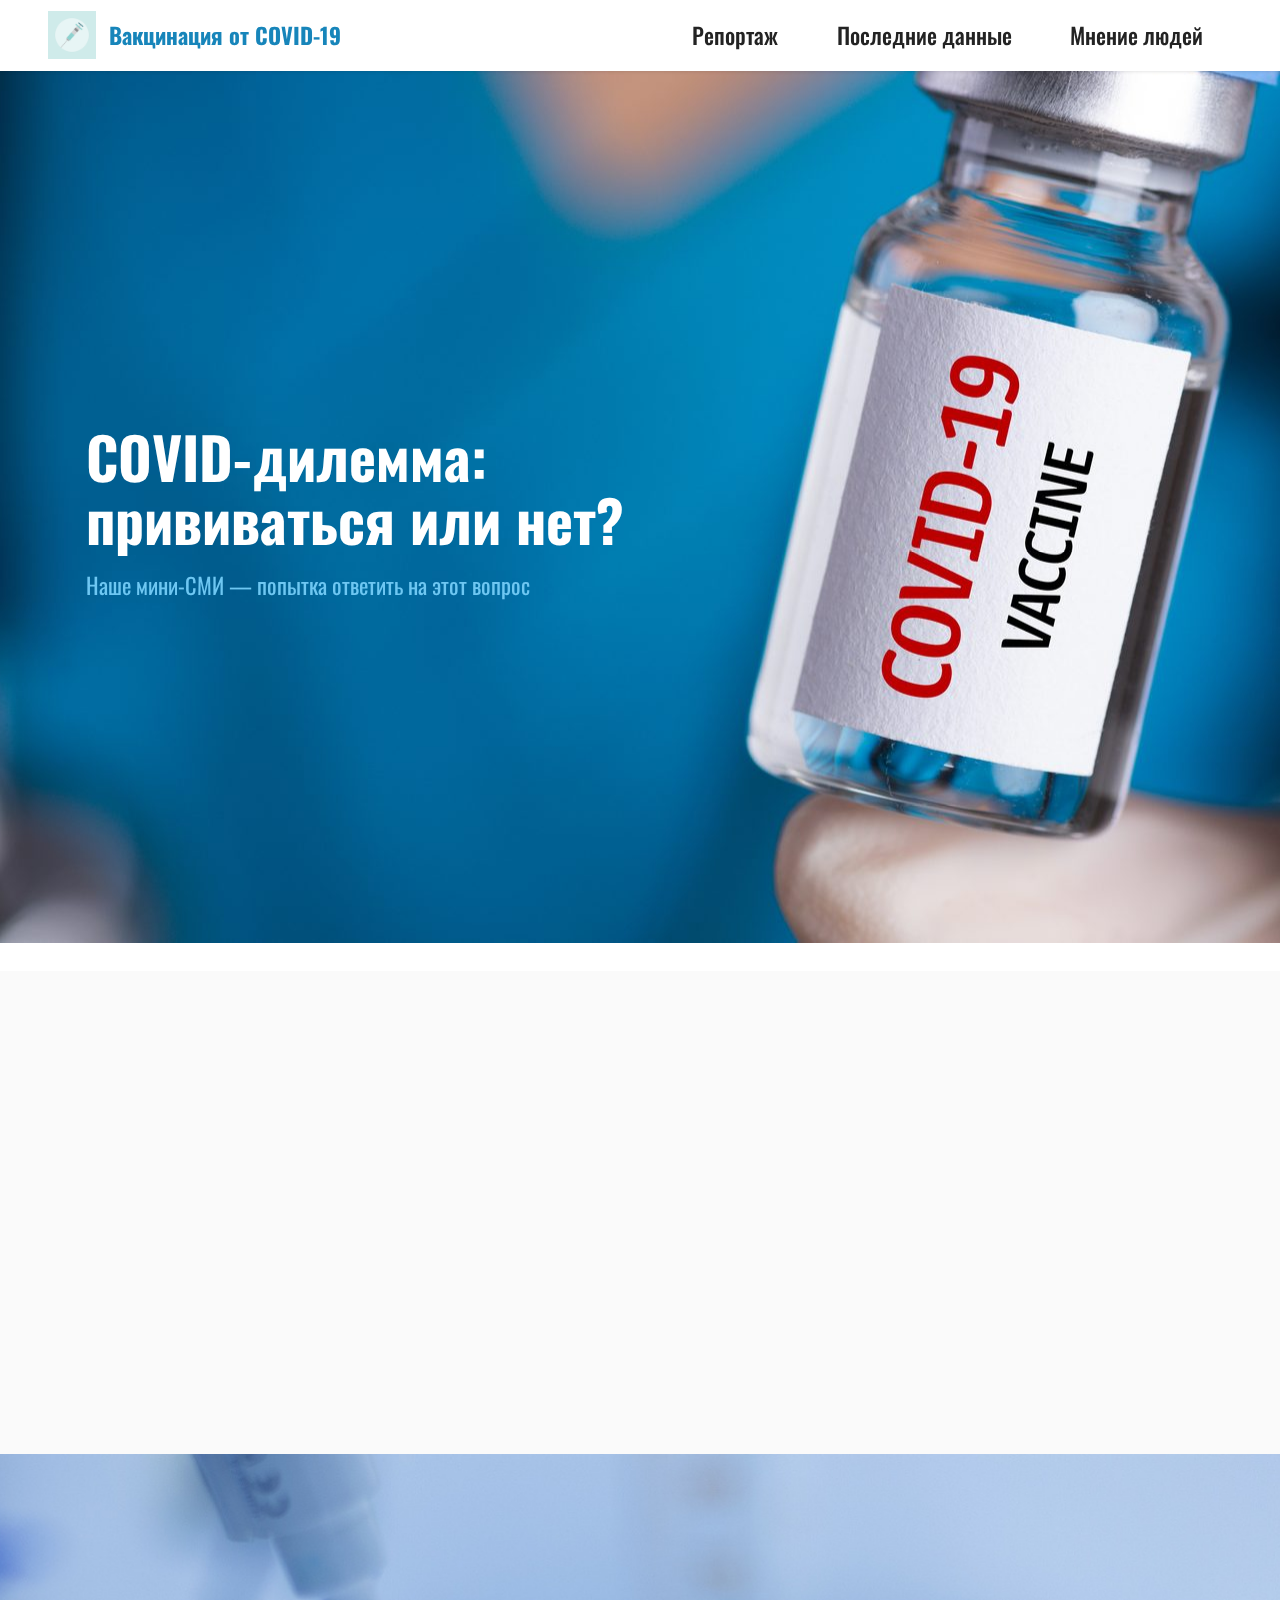
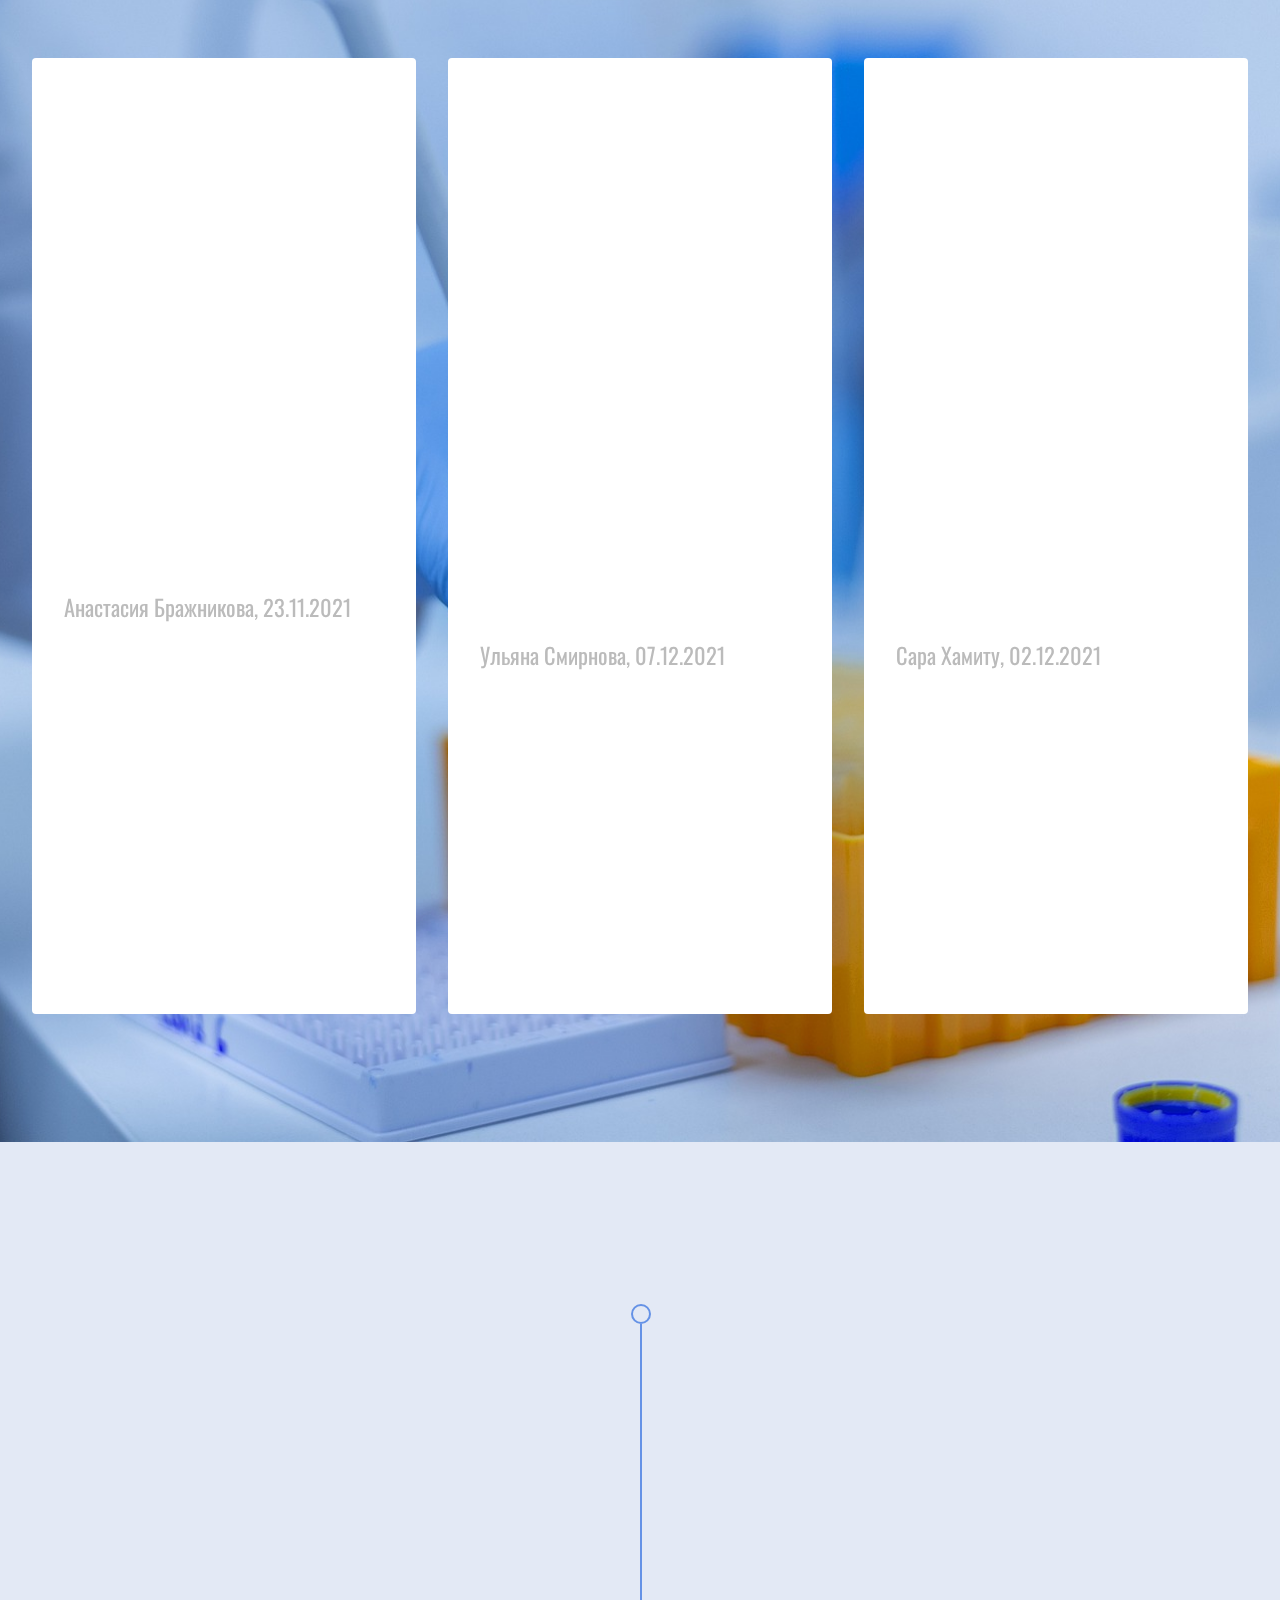
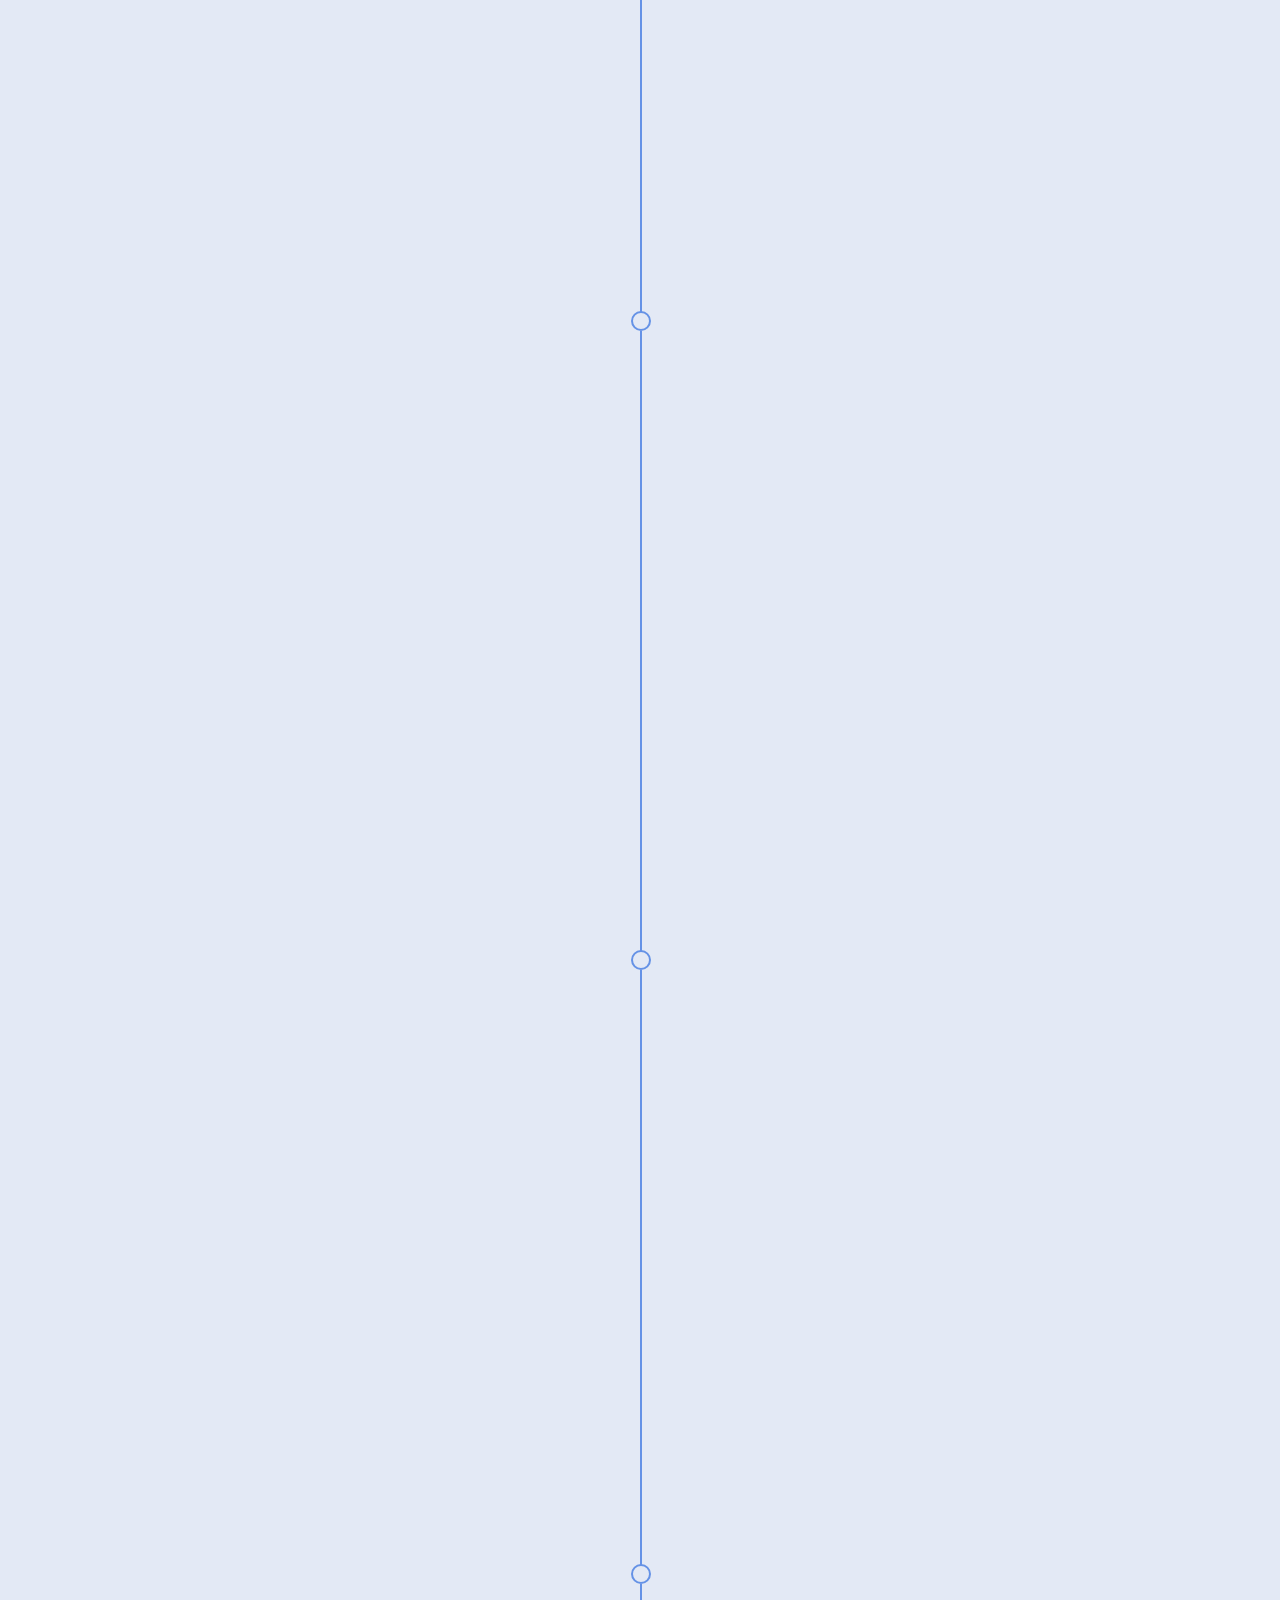
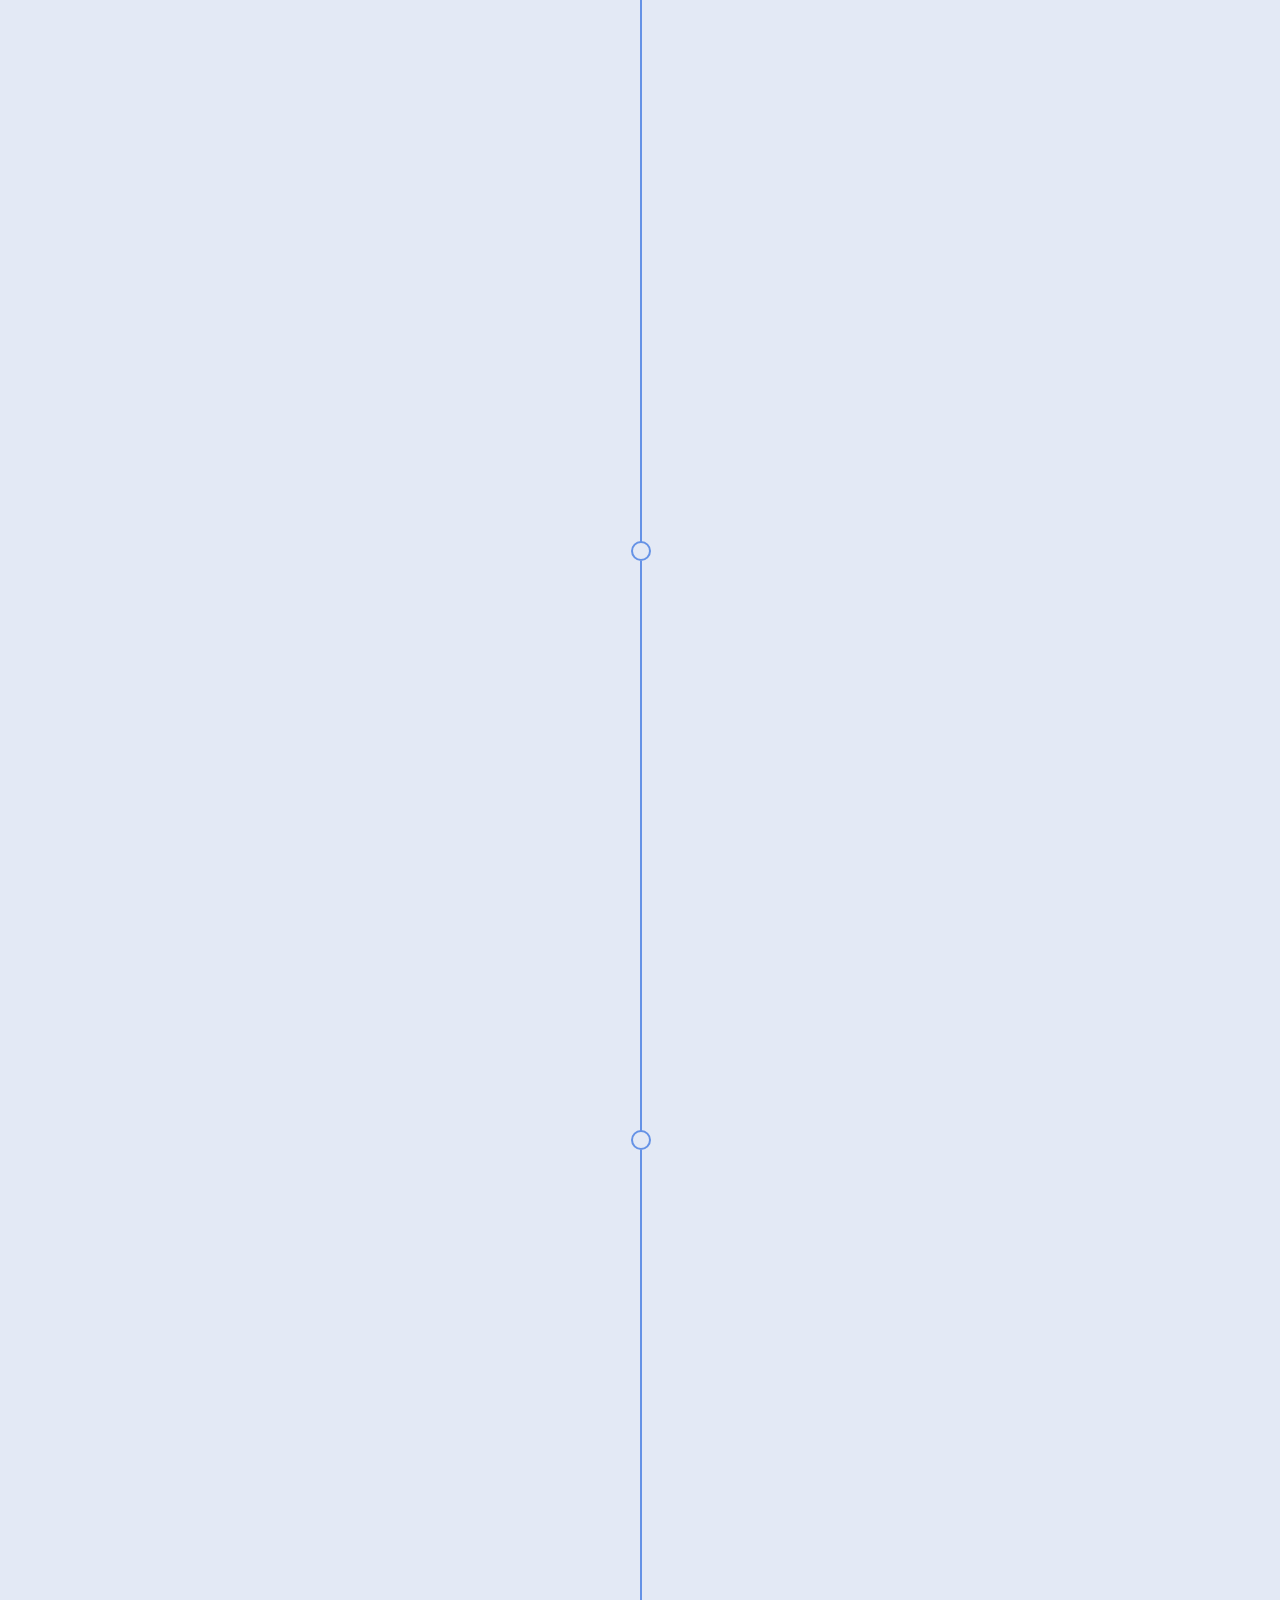
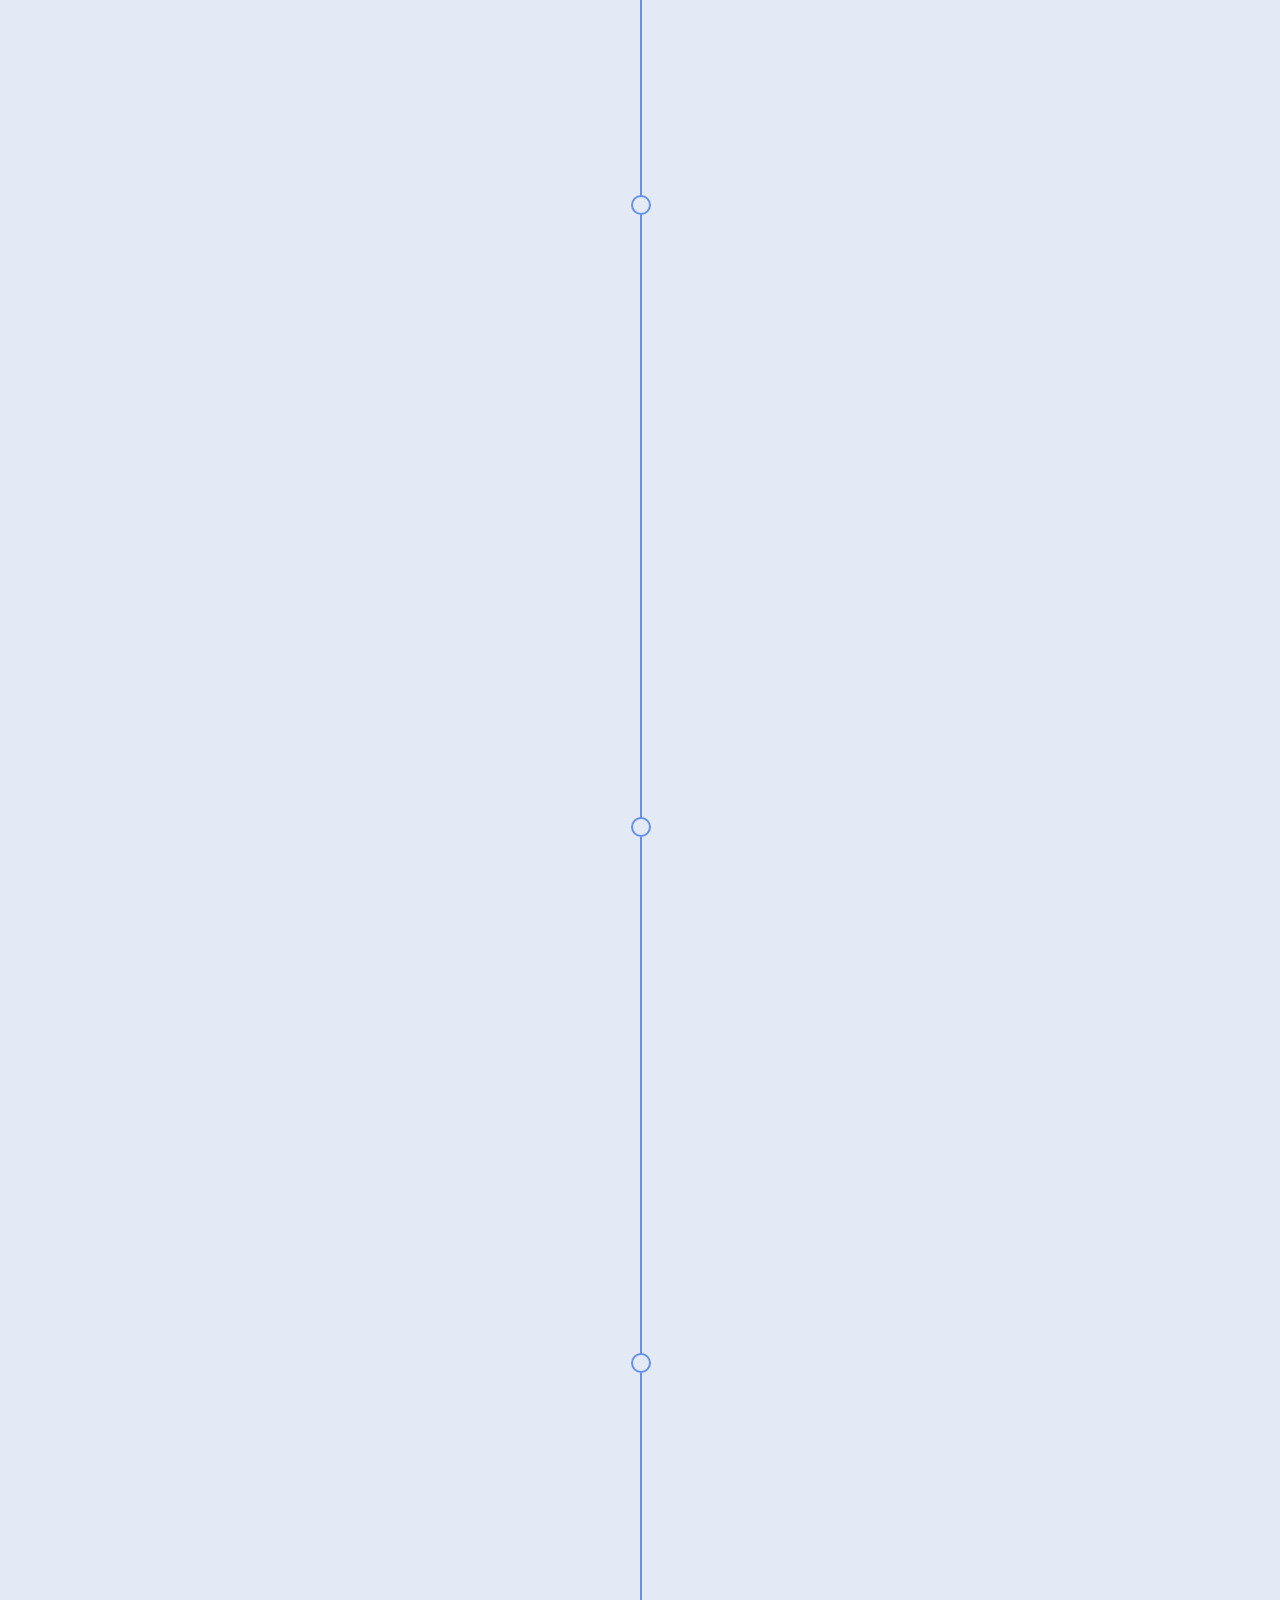
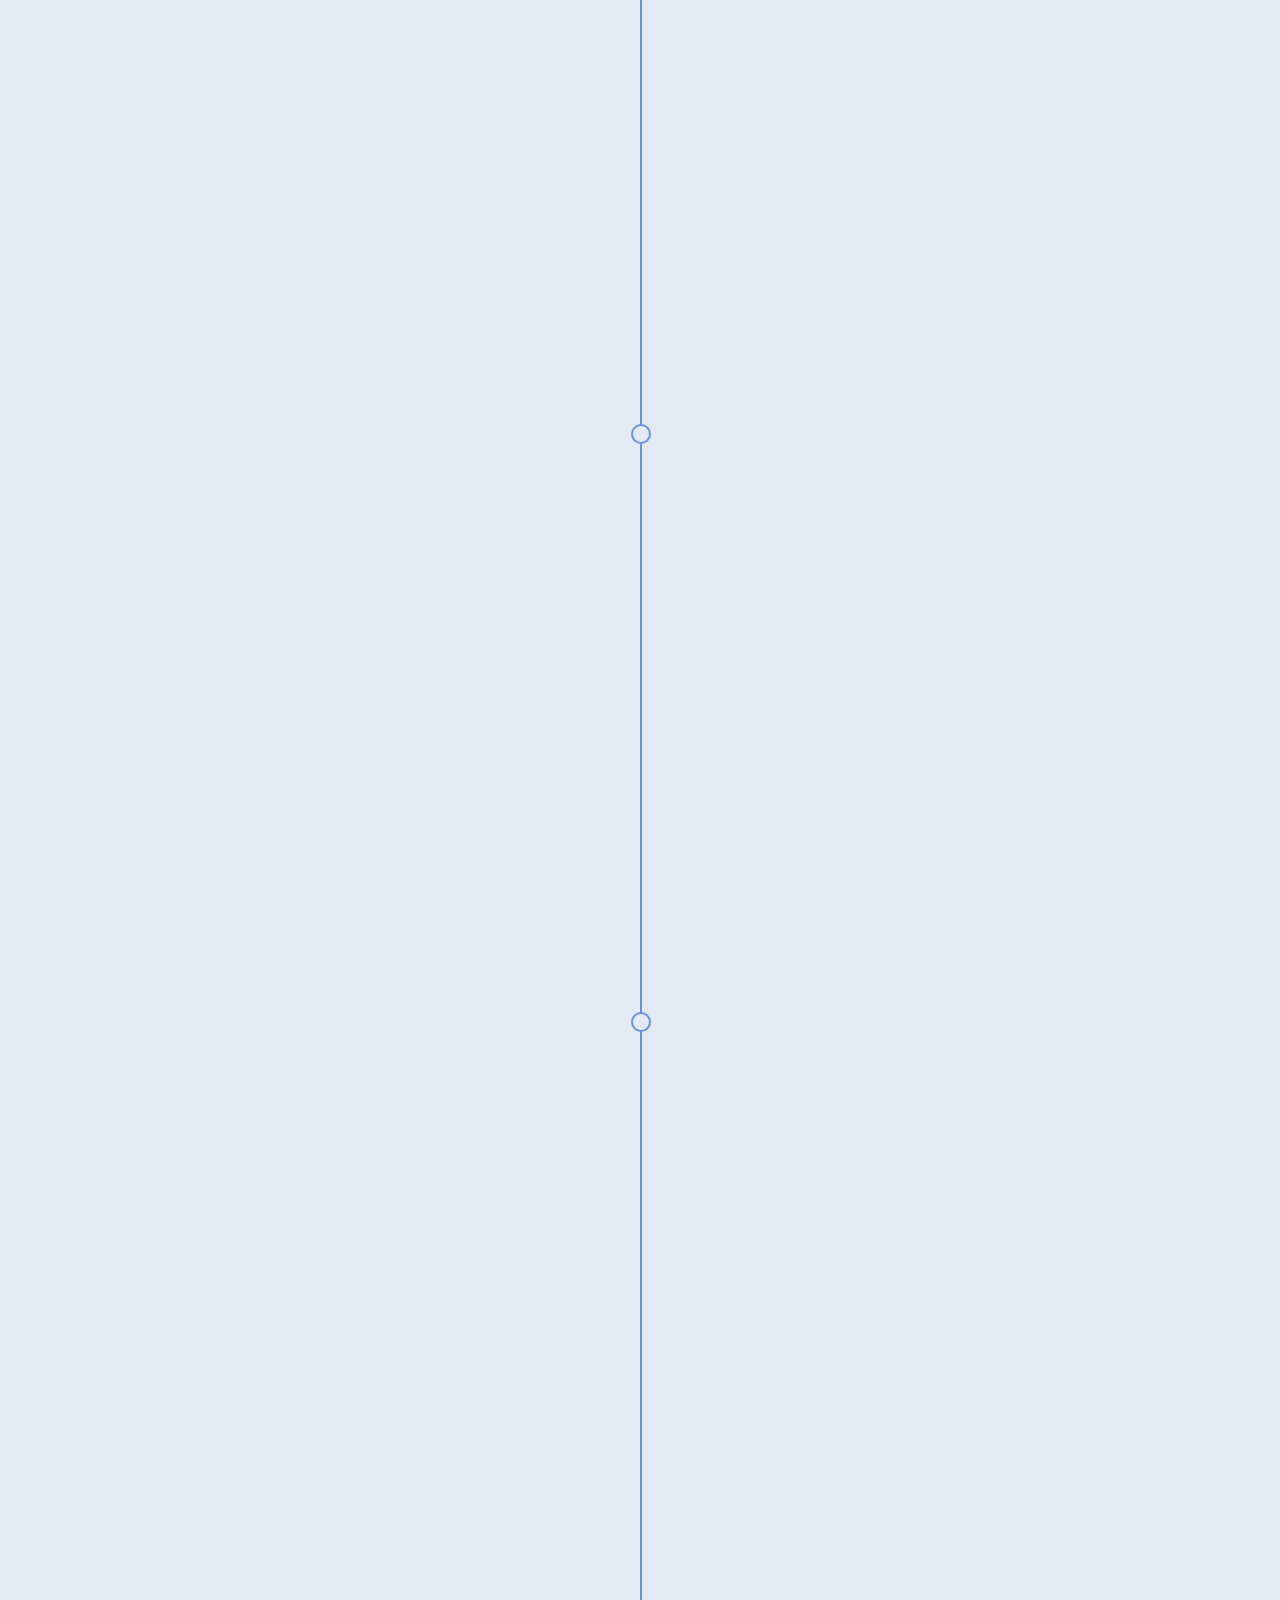
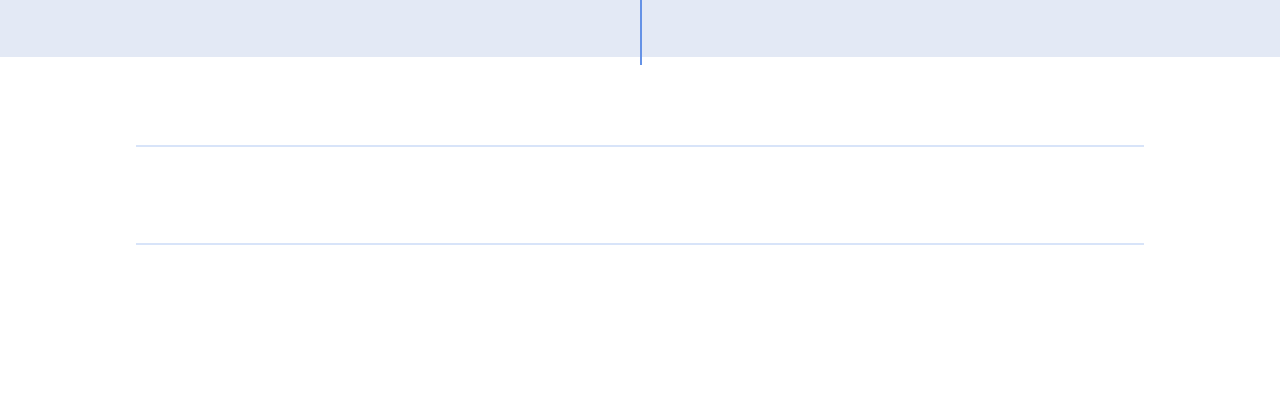
<file: index.html>
<!DOCTYPE html>
<html>

<head>
    <!-- Site made with Mobirise Website Builder v5.5.2, https://mobirise.com -->
    <meta charset="UTF-8">
    <meta http-equiv="X-UA-Compatible" content="IE=edge">
    <meta name="generator" content="Mobirise v5.5.2, mobirise.com">
    <meta name="viewport" content="width=device-width, initial-scale=1, minimum-scale=1">
    <link rel="shortcut icon" href="assets/images/mbr-6.png" type="image/x-icon">
    <meta name="description" content="">


    <title>Home</title>
    <link rel="stylesheet" href="assets/bootstrap/css/bootstrap.min.css">
    <link rel="stylesheet" href="assets/bootstrap/css/bootstrap-grid.min.css">
    <link rel="stylesheet" href="assets/bootstrap/css/bootstrap-reboot.min.css">
    <link rel="stylesheet" href="assets/parallax/jarallax.css">
    <link rel="stylesheet" href="assets/animatecss/animate.css">
    <link rel="stylesheet" href="assets/dropdown/css/style.css">
    <link rel="stylesheet" href="assets/socicon/css/styles.css">
    <link rel="stylesheet" href="assets/theme/css/style.css">
    <link rel="preload" href="https://fonts.googleapis.com/css?family=Oswald:200,300,400,500,600,700&display=swap"
        as="style" onload="this.onload=null;this.rel='stylesheet'">
    <noscript>
        <link rel="stylesheet"
            href="https://fonts.googleapis.com/css?family=Oswald:200,300,400,500,600,700&display=swap">
    </noscript>
    <link rel="preload"
        href="https://fonts.googleapis.com/css?family=Jost:100,200,300,400,500,600,700,800,900,100i,200i,300i,400i,500i,600i,700i,800i,900i&display=swap"
        as="style" onload="this.onload=null;this.rel='stylesheet'">
    <noscript>
        <link rel="stylesheet"
            href="https://fonts.googleapis.com/css?family=Jost:100,200,300,400,500,600,700,800,900,100i,200i,300i,400i,500i,600i,700i,800i,900i&display=swap">
    </noscript>
    <link rel="preload" as="style" href="assets/mobirise/css/mbr-additional.css">
    <link rel="stylesheet" href="assets/mobirise/css/mbr-additional.css" type="text/css">




</head>

<body>

    <section data-bs-version="5.1" class="menu menu1 cid-sR1dEwEM2K" once="menu" id="menu1-0">


        <nav class="navbar navbar-dropdown navbar-expand-lg">
            <div class="container-fluid">
                <div class="navbar-brand">
                    <span class="navbar-logo">
                        <a href="https://mobiri.se">
                            <img src="assets/images/mbr-6.png" alt="Mobirise" style="height: 3rem;">
                        </a>
                    </span>
                    <span class="navbar-caption-wrap"><a class="navbar-caption text-success text-primary display-7"
                            href="index.html">Вакцинация от COVID-19</a></span>
                </div>
                <button class="navbar-toggler" type="button" data-toggle="collapse" data-bs-toggle="collapse"
                    data-target="#navbarSupportedContent" data-bs-target="#navbarSupportedContent"
                    aria-controls="navbarNavAltMarkup" aria-expanded="false" aria-label="Toggle navigation">
                    <div class="hamburger">
                        <span></span>
                        <span></span>
                        <span></span>
                        <span></span>
                    </div>
                </button>
                <div class="collapse navbar-collapse" id="navbarSupportedContent">
                    <ul class="navbar-nav nav-dropdown nav-right" data-app-modern-menu="true">
                        <li class="nav-item"><a class="nav-link link text-black text-primary display-7"
                                href="page6.html">Репортаж</a></li>
                        <li class="nav-item"><a class="nav-link link text-black text-primary display-7"
                                href="page1.html">Последние данные</a></li>
                        <li class="nav-item"><a class="nav-link link text-black text-primary display-7"
                                href="page3.html">Мнение людей</a>
                        </li>
                    </ul>


                </div>
            </div>
        </nav>
    </section>

    <section data-bs-version="5.1" class="header2 cid-sR1dHBENG8 mbr-fullscreen mbr-parallax-background" id="header2-1">



        <div class="mbr-overlay" style="opacity: 0; background-color: rgb(255, 255, 255);"></div>

        <div class="container">
            <div class="row">
                <div class="col-12 col-lg-7">
                    <h1 class="mbr-section-title mbr-fonts-style mb-3 display-1"><strong>COVID-дилемма:
                        </strong><br><strong>прививаться или нет?</strong></h1>

                    <p class="mbr-text mbr-fonts-style display-7">Наше мини-СМИ — попытка ответить на этот вопрос</p>

                </div>
            </div>
        </div>
    </section>

    <section data-bs-version="5.1" class="content7 cid-sR1dJmgknv" id="content7-2">

        <div class="container-fluid">
            <div class="row justify-content-center">
                <div class="col-12 col-md-10">
                    <blockquote>
                        <h5 class="mbr-section-title mbr-fonts-style mb-2 display-7"><strong>Пандемия COVID-19</strong>
                        </h5>
                        <p class="mbr-text mbr-fonts-style display-4">&nbsp;— пандемия, вызванная распространением
                            <strong>коронавируса SARS-CoV-2</strong>. Вспышка заболеваемости вирусом впервые была
                            зафиксирована в Ухане (Китай) в декабре 2019 года. За 2 года пандемии вирус мутировал,
                            возникли различные штаммы: альфа-, бета-, гамма-, дельта-, омикрон-. Ученым из разных стран
                            удалось разработать вакцины против COVID-19: "Pfizer", "AstraZeneca", "Moderna" и др. В
                            России были созданы и массово используются: <strong>"Спутник V", "Спутник Лайт", "Ковивак",
                                "ЭпиВакКорона".</strong><br>
                        </p>
                    </blockquote>
                </div>
            </div>
        </div>
    </section>

    <section data-bs-version="5.1" class="features4 cid-sR1Mk4qAu0" id="features4-4">


        <div class="container-fluid">
            <div class="mbr-section-head">
                <h4 class="mbr-section-title mbr-fonts-style align-center mb-0 display-2"><strong>Главное о
                        вакцинации</strong><strong><br></strong></h4>
                <h5 class="mbr-section-subtitle mbr-fonts-style align-center mb-0 mt-2 display-5">новостной блок</h5>
            </div>
            <div class="row mt-4">
                <div class="item features-image сol-12 col-md-6 col-lg-4 active">
                    <div class="item-wrapper">
                        <div class="item-img">
                            <a href="page3.html"><img src="assets/images/2021-12-08-21.56.00-3.png" alt="" title=""></a>
                        </div>
                        <div class="item-content">
                            <h5 class="item-title mbr-fonts-style display-5"><a href="page3.html" class="text-primary"
                                    target="_blank">"У каждого должен быть выбор": что москвичи думают о массовой
                                    вакцинации</a></h5>
                            <h6 class="item-subtitle mbr-fonts-style mt-1 display-7">Анастасия Бражникова, 23.11.2021
                            </h6>
                            <p class="mbr-text mbr-fonts-style mt-3 display-7">На улицах столицы был проведен опрос,
                                жители и гости города поделились своим мнением об обязательной вакцинации определенных
                                групп людей. Большинство заявили, что прививка должна быть добровольной.</p>
                        </div>
                        <div class="mbr-section-btn item-footer mt-2"><a href="page3.html"
                                class="btn item-btn btn-black display-7" target="_blank">Читать далее</a></div>
                    </div>
                </div>

                <div class="item features-image сol-12 col-md-6 col-lg-4">
                    <div class="item-wrapper">
                        <div class="item-img">
                            <a href="page4.html"><img src="assets/images/mbr-3.jpeg" alt="" title="" data-slide-to="1"
                                    data-bs-slide-to="1"></a>
                        </div>
                        <div class="item-content">
                            <h5 class="item-title mbr-fonts-style display-5"><a href="page4.html"
                                    class="text-primary">Штаммы коронавируса: в чем разница и может ли одна вакцина
                                    помочь в борьбе со всеми видами вируса</a></h5>
                            <h6 class="item-subtitle mbr-fonts-style mt-1 display-7">Ульяна Смирнова, 07.12.2021&nbsp;
                            </h6>
                            <p class="mbr-text mbr-fonts-style mt-3 display-7">Рассказываем о принципе работы вакцины и
                                её влиянии на варианты коронавируса SARS-CoV-2 на примере сравнения штаммов делта и
                                омикрон.</p>
                        </div>
                        <div class="mbr-section-btn item-footer mt-2"><a href="page4.html"
                                class="btn item-btn btn-black display-7" target="_blank">Читать далее</a></div>
                    </div>
                </div>
                <div class="item features-image сol-12 col-md-6 col-lg-4">
                    <div class="item-wrapper">
                        <div class="item-img">
                            <a href="page2.html"><img src="assets/images/2021-12-08-23.10.14-5.png" alt="" title=""
                                    data-slide-to="2" data-bs-slide-to="2"></a>
                        </div>
                        <div class="item-content">
                            <h5 class="item-title mbr-fonts-style display-5"><a href="page2.html"
                                    class="text-primary">От заражение до вакцинации: интервью с научным сотрудником РАН
                                    о вакцинации от COVID-19</a></h5>
                            <h6 class="item-subtitle mbr-fonts-style mt-1 display-7">Сара Хамиту, 02.12.2021</h6>
                            <p class="mbr-text mbr-fonts-style mt-3 display-7">Сергей Никулин, старший научный сотрудник
                                лаборатории микрофизиологических систем РАН, в интервью нашему изданию объяснил принцип
                                работы вакцины "Спутник V" и сравнил её с западными аналогами</p>
                        </div>
                        <div class="mbr-section-btn item-footer mt-2"><a href="page2.html"
                                class="btn item-btn btn-black display-7" target="_blank">Читать далее</a></div>
                    </div>
                </div>

            </div>
        </div>
    </section>

    <section data-bs-version="5.1" class="timeline1 cid-sR1S7iIwxR" id="timeline1-7">


        <div class="timelines-container container" mbri-timelines="">
            <div class="mbr-section-head">
                <h3 class="mbr-section-title mbr-fonts-style align-center mb-0 display-2"><strong>Вакцинация от COVID-19
                        в России</strong></h3>

            </div>
            <div class="row timeline-element mb-2 mt-4 reverseTimeline">
                <div class="timeline-date col-12 col-md-6">
                    <div class="timeline-date-wrapper">
                        <p class="mbr-timeline-date mbr-fonts-style display-7"><strong>май 2020</strong></p>
                    </div>
                </div>
                <span class="iconBackground"></span>
                <div class="col-12 col-md-6">
                    <div class="timeline-text-wrapper">
                        <h4 class="mbr-timeline-title mbr-fonts-style mb-4 display-7"><strong>Первое сообщение о
                                разработке вакцины</strong></h4>
                        <div class="image-wrapper mb-4">
                            <img src="assets/images/vac700.jpeg" alt="Mobirise" title="">
                        </div>
                        <p class="mbr-text mbr-fonts-style display-4">Национальный центр эпидемиологических и
                            микробиологических исследований объявил о разработке вакцины, не имеющей серьёзных побочных
                            эффектов</p>
                    </div>
                </div>
            </div>
            <div class="row timeline-element mb-2">
                <div class="col-12 col-md-6">
                    <div class="timeline-text-wrapper">
                        <h4 class="mbr-timeline-title mbr-fonts-style mb-4 display-7"><strong>Регистрация в РФ первой в
                                мире вакцины от коронавируса "Спутник V"</strong></h4>
                        <div class="image-wrapper mb-4">
                            <img src="assets/images/2021-12-08-23.25.42.png" alt="Mobirise" title="">
                        </div>
                        <p class="mbr-text mbr-fonts-style display-4">Вакцина была&nbsp;разработана Национальным
                            исследовательским центром эпидемиологии и микробиологии имени академика Н.Ф. Гамалеи
                            Минздрава России</p>
                    </div>
                </div>
                <span class="iconBackground"></span>
                <div class="timeline-date col-12 col-md-6">
                    <div class="timeline-date-wrapper">
                        <p class="mbr-timeline-date mbr-fonts-style display-7"><strong>11 августа 2020</strong></p>
                    </div>
                </div>
            </div>
            <div class="row timeline-element mb-2">
                <div class="timeline-date col-12 col-md-6">
                    <div class="timeline-date-wrapper">
                        <p class="mbr-timeline-date mbr-fonts-style display-7"><strong>15 августа 2020&nbsp;</strong>
                        </p>
                    </div>
                </div>
                <span class="iconBackground"></span>
                <div class="col-12 col-md-6">
                    <div class="timeline-text-wrapper">
                        <h4 class="mbr-timeline-title mbr-fonts-style mb-4 display-7"><strong>Запущено производство
                                вакцины от коронавируса "Спутник V"</strong></h4>
                        <div class="image-wrapper mb-4">
                            <img src="assets/images/mbr-22.jpg" alt="Mobirise" title="">
                        </div>
                        <p class="mbr-text mbr-fonts-style display-4">Вакцину стали выпускать три российских
                            предприятия, которые были адаптировали и перенесли на свои площадки технологию производства
                            препарата</p>
                    </div>
                </div>
            </div>
            <div class="row timeline-element mb-2 reverseTimeline">
                <div class="col-12 col-md-6">
                    <div class="timeline-text-wrapper">
                        <h4 class="mbr-timeline-title mbr-fonts-style mb-4 display-7"><strong>Регистрация второй вакцины
                                от коронавируса на основе пептидных антигенов "ЭпиВакКорона"</strong></h4>
                        <div class="image-wrapper mb-4">
                            <img src="assets/images/3-mxd7wvs88.jpeg" alt="Mobirise" title="">
                        </div>
                        <p class="mbr-text mbr-fonts-style display-4">Эта вакцина, как "Спутник V" вводится двукратно, с
                            интервалом в 3 недели</p>
                    </div>
                </div>
                <span class="iconBackground"></span>
                <div class="timeline-date col-12 col-md-6">
                    <div class="timeline-date-wrapper">
                        <p class="mbr-timeline-date mbr-fonts-style display-7"><strong>13 октября 2020</strong></p>
                    </div>
                </div>
            </div>
            <div class="row timeline-element mb-2 reverseTimeline">
                <div class="timeline-date col-12 col-md-6">
                    <div class="timeline-date-wrapper">
                        <p class="mbr-timeline-date mbr-fonts-style display-7"><strong>18 января 2021</strong></p>
                    </div>
                </div>
                <span class="iconBackground"></span>
                <div class="col-12 col-md-6">
                    <div class="timeline-text-wrapper">
                        <h4 class="mbr-timeline-title mbr-fonts-style mb-4 display-7"><strong>В России началась массовая
                                вакцинация от COVID-19</strong></h4>
                        <div class="image-wrapper mb-4">
                            <img src="assets/images/4z-kp8cyjd8.jpeg" alt="Mobirise" title="">
                        </div>
                        <p class="mbr-text mbr-fonts-style display-4">Перейти от масштабной к массовой вакцинации
                            поручил президент РФ Владимир Путин<br></p>
                    </div>
                </div>
            </div>
            <div class="row timeline-element mb-2 reverseTimeline">
                <div class="col-12 col-md-6">
                    <div class="timeline-text-wrapper">
                        <h4 class="mbr-timeline-title mbr-fonts-style mb-4 display-7"><strong>Регистрация в РФ третьей
                                вакцины от коронавируса "Ковивак"</strong></h4>
                        <div class="image-wrapper mb-4">
                            <img src="assets/images/756166617339101.jpeg" alt="Mobirise" title="">
                        </div>
                        <p class="mbr-text mbr-fonts-style display-4">Производится на основе цельного «убитого»
                            коронавируса SARS-CoV-2<br><br></p>
                    </div>
                </div>
                <span class="iconBackground"></span>
                <div class="timeline-date col-12 col-md-6">
                    <div class="timeline-date-wrapper">
                        <p class="mbr-timeline-date mbr-fonts-style display-7">
                            <strong>20 февраля 2021</strong>
                        </p>
                    </div>
                </div>
            </div>
            <div class="row timeline-element mb-2 reverseTimeline">
                <div class="timeline-date col-12 col-md-6">
                    <div class="timeline-date-wrapper">
                        <p class="mbr-timeline-date mbr-fonts-style display-7"><strong>28 июня 2021&nbsp;</strong></p>
                    </div>
                </div>
                <span class="iconBackground"></span>
                <div class="col-12 col-md-6">
                    <div class="timeline-text-wrapper">
                        <h4 class="mbr-timeline-title mbr-fonts-style mb-4 display-7"><strong>Начало введения QR-кодов о
                                вакцинации в России </strong>(Москва и Мособласть)&nbsp;</h4>
                        <div class="image-wrapper mb-4">
                            <img src="assets/images/6449385.jpeg" alt="Mobirise" title="">
                        </div>
                        <p class="mbr-text mbr-fonts-style display-4">Действовали до 19 июля 2021 года</p>
                    </div>
                </div>
            </div>
            <div class="row timeline-element mb-2 reverseTimeline">
                <div class="col-12 col-md-6">
                    <div class="timeline-text-wrapper">
                        <h4 class="mbr-timeline-title mbr-fonts-style mb-4 display-7"><strong>Регистрация в РФ вакцины
                                от коронавируса «Спутник М»&nbsp;</strong></h4>
                        <div class="image-wrapper mb-4">
                            <img src="assets/images/2021-12-08-23.30.03-1.png" alt="Mobirise" title="">
                        </div>
                        <p class="mbr-text mbr-fonts-style display-4">Предназначена для подростков в возрасте от 12 до
                            17 лет. Буква «М» означает «для маленьких».&nbsp;</p>
                    </div>
                </div>
                <span class="iconBackground"></span>
                <div class="timeline-date col-12 col-md-6">
                    <div class="timeline-date-wrapper">
                        <p class="mbr-timeline-date mbr-fonts-style display-7">
                            <strong>24 ноября 2021</strong>
                        </p>
                    </div>
                </div>
            </div>
            <div class="row timeline-element mb-2 reverseTimeline">
                <div class="timeline-date col-12 col-md-6">
                    <div class="timeline-date-wrapper">
                        <p class="mbr-timeline-date mbr-fonts-style display-7">
                            <strong>20 октября 2021</strong>
                        </p>
                    </div>
                </div>
                <span class="iconBackground"></span>
                <div class="col-12 col-md-6">
                    <div class="timeline-text-wrapper">
                        <h4 class="mbr-timeline-title mbr-fonts-style mb-4 display-7"><strong>Указ об установлении
                                нерабочих дней с 30 октября по 7 ноября 2021&nbsp;</strong></h4>
                        <div class="image-wrapper mb-4">
                            <img src="assets/images/c559789edcf549df01c8d85e49002700e73e3b7a.jpeg" alt="Mobirise"
                                title="">
                        </div>
                        <p class="mbr-text mbr-fonts-style display-4">Это значительно ускорило введение QR-кодов
                            властями регионов, причем&nbsp; не в качественной временной меры, а на длительный срок</p>
                    </div>
                </div>
            </div>
            <div class="row timeline-element mb-2 reverseTimeline">
                <div class="col-12 col-md-6">
                    <div class="timeline-text-wrapper">
                        <h4 class="mbr-timeline-title mbr-fonts-style mb-4 display-7"><strong>Система QR-кодов уже
                                введена в 77 субъектах РФ</strong></h4>
                        <div class="image-wrapper mb-4">
                            <img src="assets/images/mbr-24.jpg" alt="Mobirise" title="">
                        </div>
                        <p class="mbr-text mbr-fonts-style display-4">Введена на фоне пандемии для пользования теми или
                            иными услугами</p>
                    </div>
                </div>
                <span class="iconBackground"></span>
                <div class="timeline-date col-12 col-md-6">
                    <div class="timeline-date-wrapper">
                        <p class="mbr-timeline-date mbr-fonts-style display-7"><strong>9 ноября 2021</strong></p>
                    </div>
                </div>
            </div>
            <div class="row timeline-element mb-2 reverseTimeline">
                <div class="timeline-date col-12 col-md-6">
                    <div class="timeline-date-wrapper">
                        <p class="mbr-timeline-date mbr-fonts-style display-7"><strong>11 ноября 2021</strong></p>
                    </div>
                </div>
                <span class="iconBackground"></span>
                <div class="col-12 col-md-6">
                    <div class="timeline-text-wrapper">
                        <h4 class="mbr-timeline-title mbr-fonts-style mb-4 display-7"><strong>Разработка законопроекта о
                                введении обязательных QR-кодов в транспорте, магазинах, кафе</strong></h4>
                        <div class="image-wrapper mb-4">
                            <img src="assets/images/6444899.jpeg" alt="Mobirise" title="">
                        </div>
                        <p class="mbr-text mbr-fonts-style display-4">Если законопроект ободрят, то мера будет
                            действовать до июня 2022 года</p>
                    </div>
                </div>
            </div>

        </div>
    </section>

    <section data-bs-version="5.1" class="content6 cid-sR1RXSF50o" id="content6-6">

        <div class="container-fluid">
            <div class="row justify-content-center">
                <div class="col-md-12 col-lg-10">
                    <hr class="line">
                    <p class="mbr-text align-center mbr-fonts-style my-4 display-5"><em>А хорошо ли вы разбираетесь в
                            теме вакцинации теперь? Давайте проверим!</em></p>
                    <hr class="line">
                </div>
            </div>
        </div>
    </section>

    <section data-bs-version="5.1" class="content11 cid-sR44iwFPo9" id="content11-v">

        <div class="container">
            <div class="row justify-content-center">
                <div class="col-md-12 col-lg-10">
                    <div class="mbr-section-btn align-center"><a class="btn btn-primary display-4"
                            href="page5.html">Игра</a>
                        <a class="btn btn-primary-outline display-4" href="index.html">Вернуться в начало</a>
                    </div>
                </div>
            </div>
        </div>
    </section>

    <section style="display: none;" data-bs-version="5.1" class="footer7 cid-sR2v6zpLPV" once="footers" id="footer7-b">





        <div class="container">
            <div class="media-container-row align-center mbr-white">
                <div class="col-12">
                    <p class="mbr-text mb-0 mbr-fonts-style display-7">
                        © Copyright 2021 Mobirise - All Rights Reserved
                    </p>
                </div>
            </div>
        </div>
    </section>
    <section
        style="background-color: #fff; font-family: -apple-system, BlinkMacSystemFont, 'Segoe UI', 'Roboto', 'Helvetica Neue', Arial, sans-serif; color:#aaa; font-size:12px; padding: 0; align-items: center; display: none;">
        <a href="https://mobirise.site/p" style="flex: 1 1; height: 3rem; padding-left: 1rem;"></a>
        <p style="flex: 0 0 auto; margin:0; padding-right:1rem;">Page was <a href="https://mobirise.site/h"
                style="color:#aaa;">made with</a> Mobirise</p>
    </section>
    <script src="assets/bootstrap/js/bootstrap.bundle.min.js"></script>
    <script src="assets/parallax/jarallax.js"></script>
    <script src="assets/smoothscroll/smooth-scroll.js"></script>
    <script src="assets/ytplayer/index.js"></script>
    <script src="assets/dropdown/js/navbar-dropdown.js"></script>
    <script src="assets/theme/js/script.js"></script>


    <div id="scrollToTop" class="scrollToTop mbr-arrow-up"><a style="text-align: center;"><i
                class="mbr-arrow-up-icon mbr-arrow-up-icon-cm cm-icon cm-icon-smallarrow-up"></i></a></div>
    <input name="animation" type="hidden">
</body>

</html>
</file>
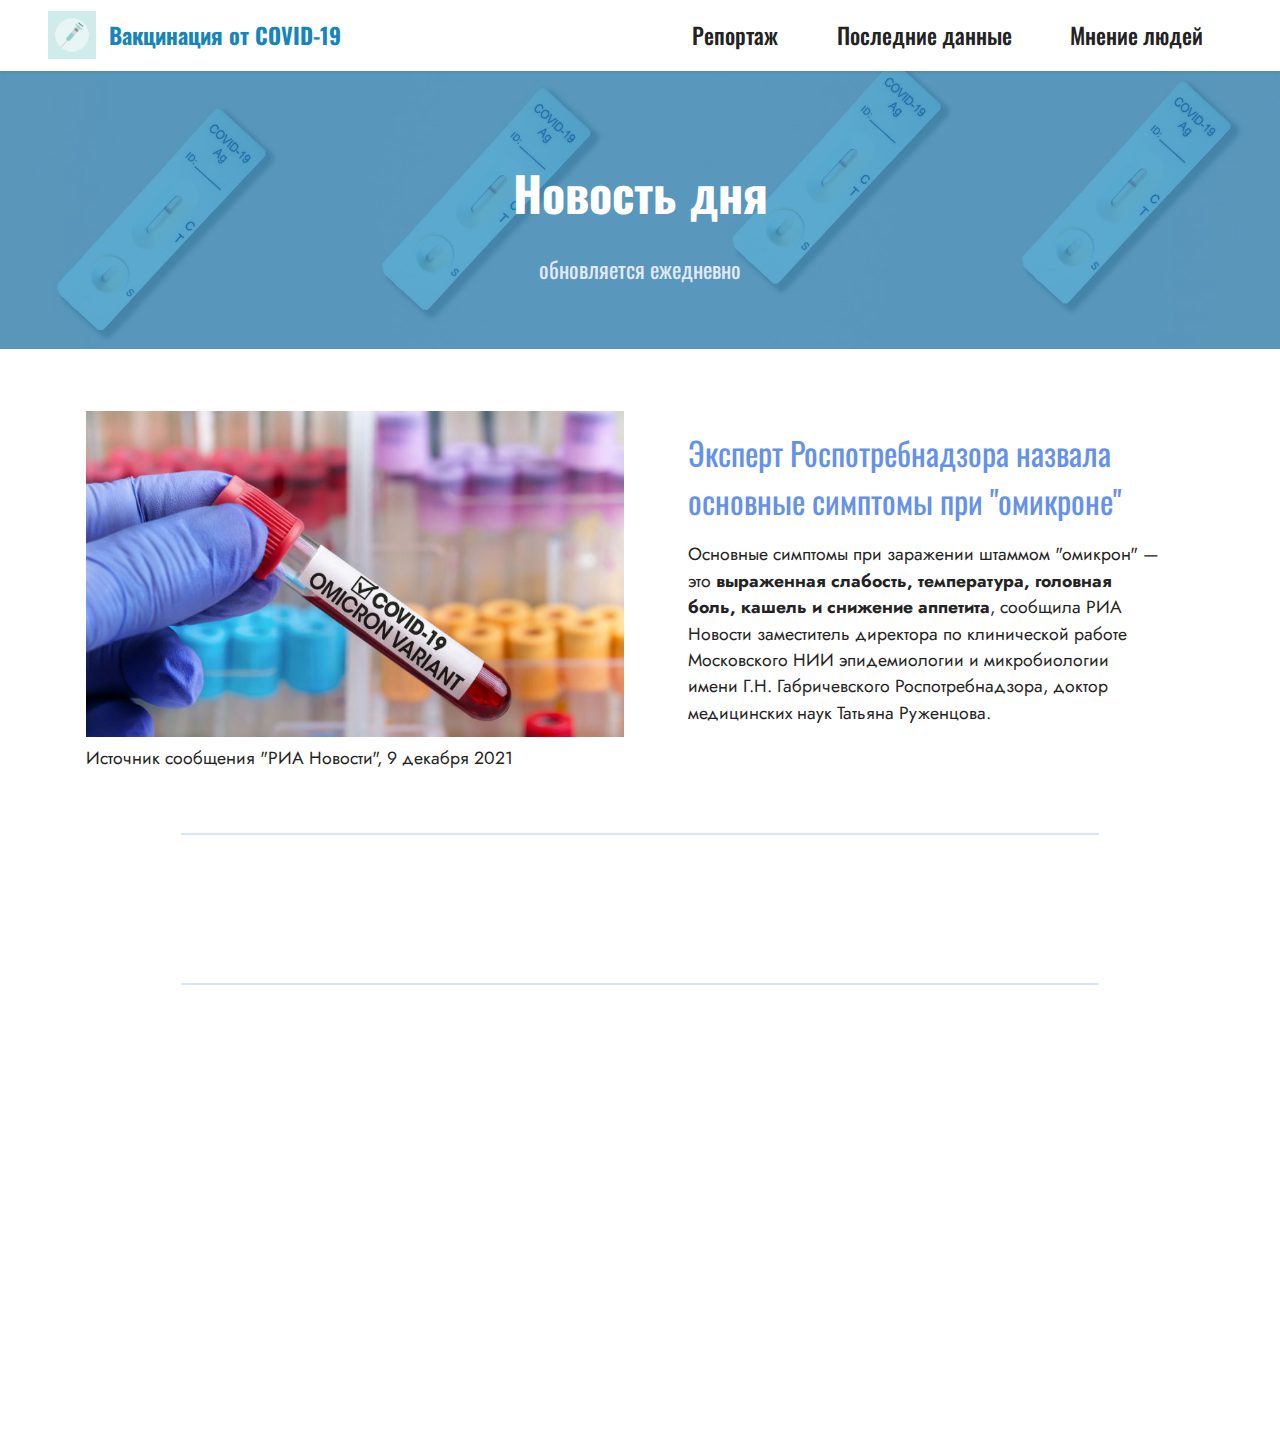
<file: page1.html>
<!DOCTYPE html>
<html>

<head>
    <!-- Site made with Mobirise Website Builder v5.5.2, https://mobirise.com -->
    <meta charset="UTF-8">
    <meta http-equiv="X-UA-Compatible" content="IE=edge">
    <meta name="generator" content="Mobirise v5.5.2, mobirise.com">
    <meta name="viewport" content="width=device-width, initial-scale=1, minimum-scale=1">
    <link rel="shortcut icon" href="assets/images/mbr-6.png" type="image/x-icon">
    <meta name="description" content="">


    <title>Актуальные новости</title>
    <link rel="stylesheet" href="assets/bootstrap/css/bootstrap.min.css">
    <link rel="stylesheet" href="assets/bootstrap/css/bootstrap-grid.min.css">
    <link rel="stylesheet" href="assets/bootstrap/css/bootstrap-reboot.min.css">
    <link rel="stylesheet" href="assets/animatecss/animate.css">
    <link rel="stylesheet" href="assets/dropdown/css/style.css">
    <link rel="stylesheet" href="assets/socicon/css/styles.css">
    <link rel="stylesheet" href="assets/theme/css/style.css">
    <link rel="preload" href="https://fonts.googleapis.com/css?family=Oswald:200,300,400,500,600,700&display=swap"
        as="style" onload="this.onload=null;this.rel='stylesheet'">
    <noscript>
        <link rel="stylesheet"
            href="https://fonts.googleapis.com/css?family=Oswald:200,300,400,500,600,700&display=swap">
    </noscript>
    <link rel="preload"
        href="https://fonts.googleapis.com/css?family=Jost:100,200,300,400,500,600,700,800,900,100i,200i,300i,400i,500i,600i,700i,800i,900i&display=swap"
        as="style" onload="this.onload=null;this.rel='stylesheet'">
    <noscript>
        <link rel="stylesheet"
            href="https://fonts.googleapis.com/css?family=Jost:100,200,300,400,500,600,700,800,900,100i,200i,300i,400i,500i,600i,700i,800i,900i&display=swap">
    </noscript>
    <link rel="preload" as="style" href="assets/mobirise/css/mbr-additional.css">
    <link rel="stylesheet" href="assets/mobirise/css/mbr-additional.css" type="text/css">




</head>

<body>

    <section data-bs-version="5.1" class="menu menu1 cid-sR1dEwEM2K" once="menu" id="menu1-8">


        <nav class="navbar navbar-dropdown navbar-expand-lg">
            <div class="container-fluid">
                <div class="navbar-brand">
                    <span class="navbar-logo">
                        <a href="https://mobiri.se">
                            <img src="assets/images/mbr-6.png" alt="Mobirise" style="height: 3rem;">
                        </a>
                    </span>
                    <span class="navbar-caption-wrap"><a class="navbar-caption text-success text-primary display-7"
                            href="index.html">Вакцинация от COVID-19</a></span>
                </div>
                <button class="navbar-toggler" type="button" data-toggle="collapse" data-bs-toggle="collapse"
                    data-target="#navbarSupportedContent" data-bs-target="#navbarSupportedContent"
                    aria-controls="navbarNavAltMarkup" aria-expanded="false" aria-label="Toggle navigation">
                    <div class="hamburger">
                        <span></span>
                        <span></span>
                        <span></span>
                        <span></span>
                    </div>
                </button>
                <div class="collapse navbar-collapse" id="navbarSupportedContent">
                    <ul class="navbar-nav nav-dropdown nav-right" data-app-modern-menu="true">
                        <li class="nav-item"><a class="nav-link link text-black text-primary display-7"
                                href="page6.html">Репортаж</a></li>
                        <li class="nav-item"><a class="nav-link link text-black text-primary display-7"
                                href="page1.html">Последние данные</a></li>
                        <li class="nav-item"><a class="nav-link link text-black text-primary display-7"
                                href="page3.html">Мнение людей</a>
                        </li>
                    </ul>


                </div>
            </div>
        </nav>
    </section>

    <section data-bs-version="5.1" class="content4 cid-sR4soGmVB2" id="content4-15">

        <div class="mbr-overlay" style="opacity: 0.7; background-color: rgb(23, 133, 186);">
        </div>
        <div class="container">
            <div class="row justify-content-center">
                <div class="title col-md-12 col-lg-10">
                    <h3 class="mbr-section-title mbr-fonts-style align-center mb-4 display-2"><strong>Новость
                            дня</strong></h3>
                    <h4 class="mbr-section-subtitle align-center mbr-fonts-style mb-4 display-7">обновляется ежедневно
                    </h4>

                </div>
            </div>
        </div>
    </section>

    <section data-bs-version="5.1" class="image1 cid-sR4xxM6jvO" id="image1-16">




        <div class="container">
            <div class="row align-items-center">
                <div class="col-12 col-lg-6">
                    <div class="image-wrapper">
                        <img src="assets/images/a0655f5c-a94a-4f4b-a069-fc56038e2994.jpg" alt="Mobirise">
                        <p class="mbr-description mbr-fonts-style pt-2 align-center display-4">Источник сообщения "РИА
                            Новости", 9 декабря 2021</p>
                    </div>
                </div>
                <div class="col-12 col-lg">
                    <div class="text-wrapper">
                        <h3 class="mbr-section-title mbr-fonts-style mb-3 display-5"><strong><a
                                    href="https://ria.ru/20211209/simptomy-1762860260.html" class="text-primary">Эксперт
                                    Роспотребнадзора назвала основные симптомы при "омикроне"</a></strong></h3>
                        <p class="mbr-text mbr-fonts-style display-4">Основные симптомы при заражении штаммом "омикрон"
                            — это <strong>выраженная слабость, температура, головная боль, кашель и снижение
                                аппетита</strong>, сообщила РИА Новости заместитель директора по клинической работе
                            Московского НИИ эпидемиологии и микробиологии имени Г.Н. Габричевского Роспотребнадзора,
                            доктор медицинских наук Татьяна Руженцова.<br><br></p>
                    </div>
                </div>
            </div>
        </div>
    </section>

    <section data-bs-version="5.1" class="content6 cid-sR2E5SrDDU" id="content6-d">

        <div class="container">
            <div class="row justify-content-center">
                <div class="col-md-12 col-lg-10">
                    <hr class="line">
                    <p class="mbr-text align-center mbr-fonts-style my-4 display-7">"В настоящее время по анализу
                        течения заболевания можно сказать, что, в первую очередь, у большинства больных отмечается
                        выраженная слабость или усталость, повышение температуры тела до 38 градусов и выше, головные
                        боли, снижение аппетита, кашель", - сказала она.</p>
                    <hr class="line">
                </div>
            </div>
        </div>
    </section>

    <section data-bs-version="5.1" class="content5 cid-sR4s0KZchj" id="content5-14">

        <div class="container">
            <div class="row justify-content-center">
                <div class="col-md-12 col-lg-10">


                    <p class="mbr-text mbr-fonts-style display-4">Руженцова отметила, что данные симптомы <strong>могут
                            сопровождаться типичными для COVID-19 поражениями легких и других органов</strong>.<strong>
                        </strong>Она добавила, что на сегодняшний день данных об особенностях проявлений коронавируса,
                        вызванных новым штаммом, немного, но скоро их должно стать больше.<br><br>В свою очередь,
                        младший научный сотрудник клинического отдела, врач-терапевт Московского НИИ эпидемиологии и
                        микробиологии имени Г.Н. Габричевского Роспотребнадзора Дарья Хавкина рассказала РИА Новости,
                        что данных по симптомам у детей пока тоже мало, однако врачи обратили внимание на то, что у них
                        помимо повышения температуры, головных болей и отсутствия аппетита чаще <strong>проявляется
                            сыпь</strong>. Этот симптом фиксируется в 15% случаев, уточнила она.<br></p>
                </div>
            </div>
        </div>
    </section>

    <section data-bs-version="5.1" class="content11 cid-sR4rJaZ6XC" id="content11-12">

        <div class="container">
            <div class="row justify-content-center">
                <div class="col-md-12 col-lg-10">
                    <div class="mbr-section-btn align-center"><a class="btn btn-primary display-4"
                            href="index.html">Назад</a>
                        <a class="btn btn-primary-outline display-4" href="page5.html">Игра</a>
                    </div>
                </div>
            </div>
        </div>
    </section>

    <section style="display: none;" data-bs-version="5.1" class="footer7 cid-sR4rKN60DL" once="footers" id="footer7-13">
        <div class="container">
            <div class="media-container-row align-center mbr-white">
                <div class="col-12">
                    <p class="mbr-text mb-0 mbr-fonts-style display-7">
                        © Copyright 2021 Mobirise - All Rights Reserved
                    </p>
                </div>
            </div>
        </div>
    </section>
    <section
        style="background-color: #fff; font-family: -apple-system, BlinkMacSystemFont, 'Segoe UI', 'Roboto', 'Helvetica Neue', Arial, sans-serif; color:#aaa; font-size:12px; padding: 0; align-items: center; display: none;">
        <a href="https://mobirise.site/s" style="flex: 1 1; height: 3rem; padding-left: 1rem;"></a>
        <p style="flex: 0 0 auto; margin:0; padding-right:1rem;"><a href="https://mobirise.site/i"
                style="color:#aaa;">Created with Mobirise</a> web creator</p>
    </section>
    <script src="assets/bootstrap/js/bootstrap.bundle.min.js"></script>
    <script src="assets/smoothscroll/smooth-scroll.js"></script>
    <script src="assets/ytplayer/index.js"></script>
    <script src="assets/dropdown/js/navbar-dropdown.js"></script>
    <script src="assets/theme/js/script.js"></script>


    <div id="scrollToTop" class="scrollToTop mbr-arrow-up"><a style="text-align: center;"><i
                class="mbr-arrow-up-icon mbr-arrow-up-icon-cm cm-icon cm-icon-smallarrow-up"></i></a></div>
    <input name="animation" type="hidden">
</body>

</html>
</file>
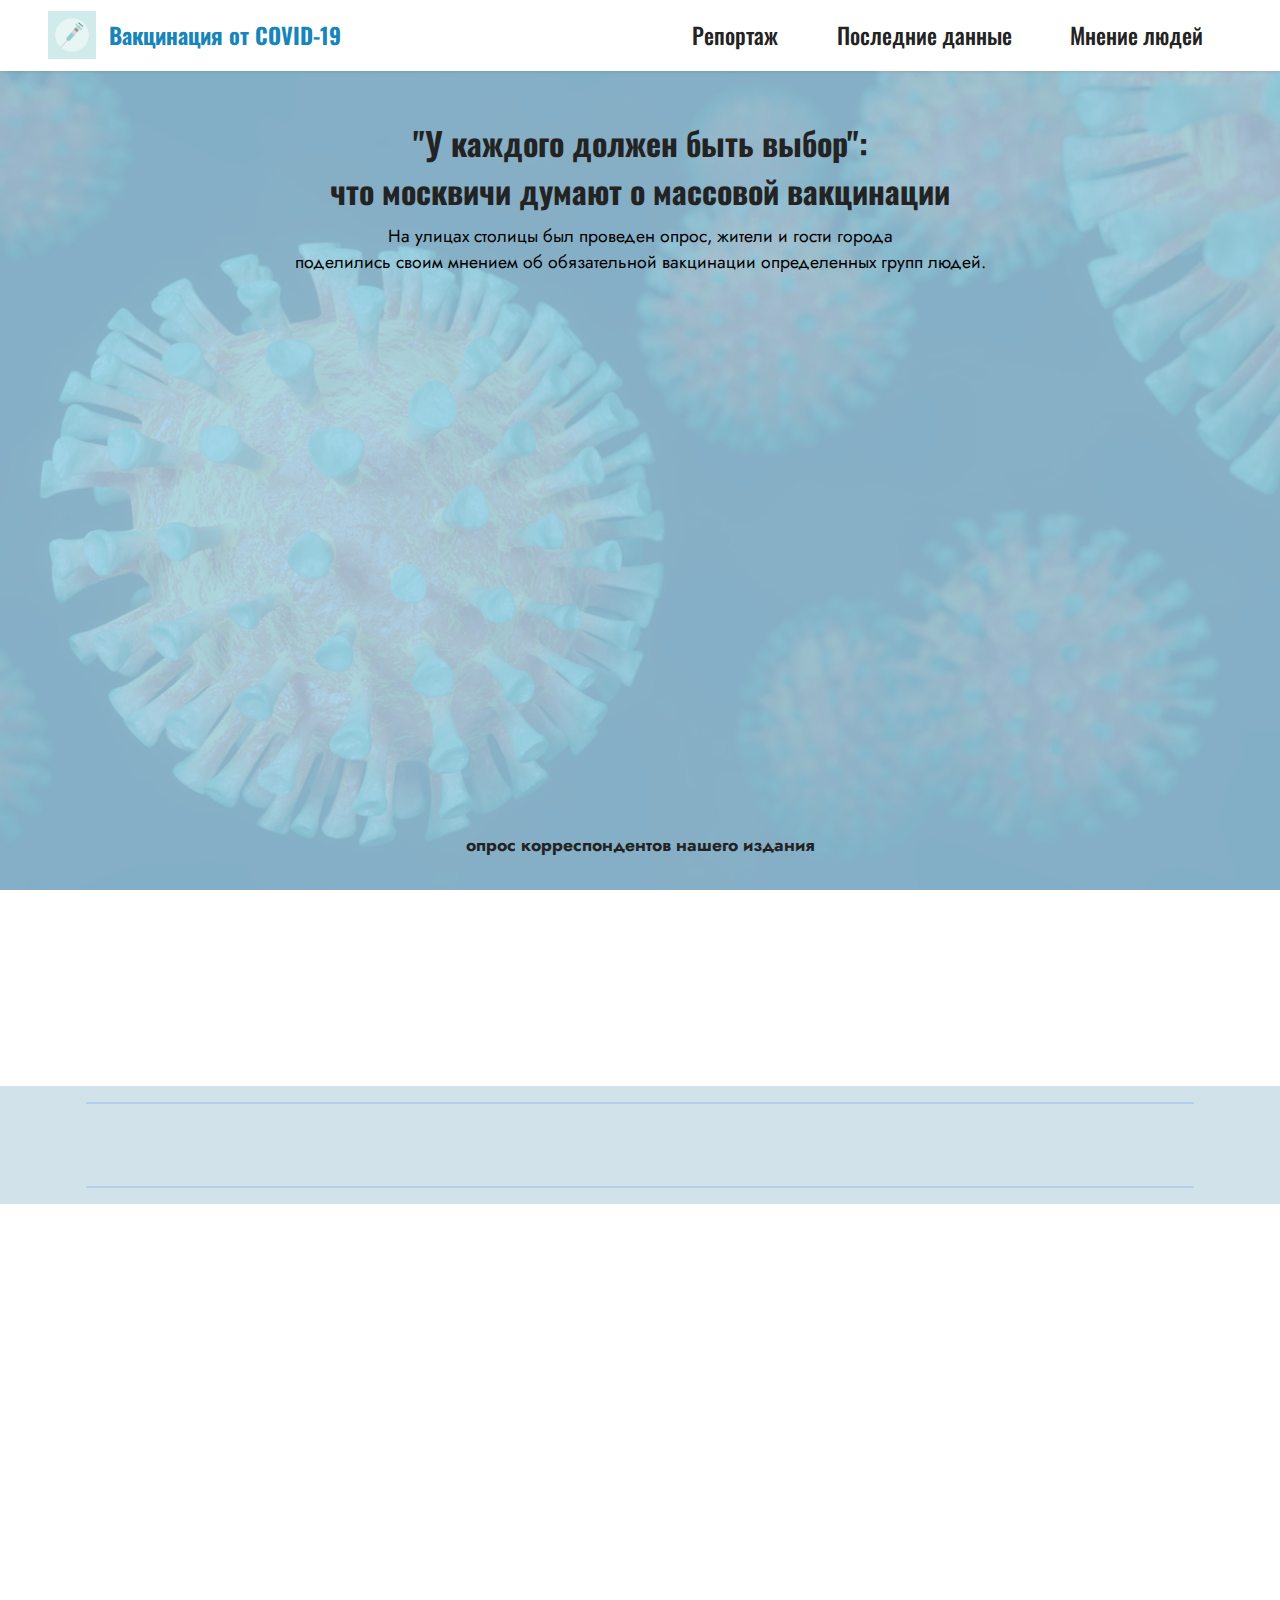
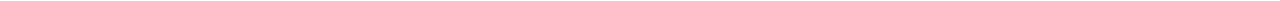
<file: page3.html>
<!DOCTYPE html>
<html>

<head>
    <!-- Site made with Mobirise Website Builder v5.5.2, https://mobirise.com -->
    <meta charset="UTF-8">
    <meta http-equiv="X-UA-Compatible" content="IE=edge">
    <meta name="generator" content="Mobirise v5.5.2, mobirise.com">
    <meta name="viewport" content="width=device-width, initial-scale=1, minimum-scale=1">
    <link rel="shortcut icon" href="assets/images/mbr-6.png" type="image/x-icon">
    <meta name="description" content="">


    <title>МНЕНИЕ людей</title>
    <link rel="stylesheet" href="assets/bootstrap/css/bootstrap.min.css">
    <link rel="stylesheet" href="assets/bootstrap/css/bootstrap-grid.min.css">
    <link rel="stylesheet" href="assets/bootstrap/css/bootstrap-reboot.min.css">
    <link rel="stylesheet" href="assets/animatecss/animate.css">
    <link rel="stylesheet" href="assets/dropdown/css/style.css">
    <link rel="stylesheet" href="assets/socicon/css/styles.css">
    <link rel="stylesheet" href="assets/theme/css/style.css">
    <link rel="preload" href="https://fonts.googleapis.com/css?family=Oswald:200,300,400,500,600,700&display=swap"
        as="style" onload="this.onload=null;this.rel='stylesheet'">
    <noscript>
        <link rel="stylesheet"
            href="https://fonts.googleapis.com/css?family=Oswald:200,300,400,500,600,700&display=swap">
    </noscript>
    <link rel="preload"
        href="https://fonts.googleapis.com/css?family=Jost:100,200,300,400,500,600,700,800,900,100i,200i,300i,400i,500i,600i,700i,800i,900i&display=swap"
        as="style" onload="this.onload=null;this.rel='stylesheet'">
    <noscript>
        <link rel="stylesheet"
            href="https://fonts.googleapis.com/css?family=Jost:100,200,300,400,500,600,700,800,900,100i,200i,300i,400i,500i,600i,700i,800i,900i&display=swap">
    </noscript>
    <link rel="preload" as="style" href="assets/mobirise/css/mbr-additional.css">
    <link rel="stylesheet" href="assets/mobirise/css/mbr-additional.css" type="text/css">




</head>

<body>

    <section data-bs-version="5.1" class="menu menu1 cid-sR1dEwEM2K" once="menu" id="menu1-a">


        <nav class="navbar navbar-dropdown navbar-expand-lg">
            <div class="container-fluid">
                <div class="navbar-brand">
                    <span class="navbar-logo">
                        <a href="https://mobiri.se">
                            <img src="assets/images/mbr-6.png" alt="Mobirise" style="height: 3rem;">
                        </a>
                    </span>
                    <span class="navbar-caption-wrap"><a class="navbar-caption text-success text-primary display-7"
                            href="index.html">Вакцинация от COVID-19</a></span>
                </div>
                <button class="navbar-toggler" type="button" data-toggle="collapse" data-bs-toggle="collapse"
                    data-target="#navbarSupportedContent" data-bs-target="#navbarSupportedContent"
                    aria-controls="navbarNavAltMarkup" aria-expanded="false" aria-label="Toggle navigation">
                    <div class="hamburger">
                        <span></span>
                        <span></span>
                        <span></span>
                        <span></span>
                    </div>
                </button>
                <div class="collapse navbar-collapse" id="navbarSupportedContent">
                    <ul class="navbar-nav nav-dropdown nav-right" data-app-modern-menu="true">
                        <li class="nav-item"><a class="nav-link link text-black text-primary display-7"
                                href="page6.html">Репортаж</a></li>
                        <li class="nav-item"><a class="nav-link link text-black text-primary display-7"
                                href="page1.html">Последние данные</a></li>
                        <li class="nav-item"><a class="nav-link link text-black text-primary display-7"
                                href="page3.html">Мнение людей</a>
                        </li>
                    </ul>


                </div>
            </div>
        </nav>
    </section>

    <section data-bs-version="5.1" class="video2 cid-sR2EZWyobF" id="video2-f">

        <div class="mbr-overlay" style="opacity: 0.8; background-color: rgb(159, 219, 248);"></div>
        <div class="container">
            <div class="mbr-section-head">
                <h4 class="mbr-section-title mbr-fonts-style mb-0 display-5"><strong>"У каждого должен быть выбор":
                    </strong><br><strong>что москвичи думают о массовой вакцинации</strong><br></h4>
                <h5 class="mbr-section-subtitle mbr-fonts-style mb-0 mt-2 display-4">На улицах столицы был проведен
                    опрос, жители и гости города <br>поделились своим мнением об обязательной вакцинации определенных
                    групп людей.</h5>
            </div>
            <div class="row justify-content-center mt-4">
                <div class="col-12 col-md-10 video-block">
                    <div class="video-wrapper"><iframe class="mbr-embedded-video"
                            src="https://www.youtube.com/embed/Jdm1wDzCNh0?rel=0&amp;amp;showinfo=0&amp;autoplay=0&amp;loop=0"
                            width="1280" height="720" frameborder="0" allowfullscreen></iframe></div>
                    <p class="mbr-text pt-2 mbr-fonts-style display-4"><strong>опрос корреспондентов нашего
                            издания</strong></p>
                </div>
            </div>
        </div>
    </section>

    <section data-bs-version="5.1" class="content5 cid-sR2F4sC0aJ" id="content5-g">

        <div class="container">
            <div class="row justify-content-center">
                <div class="col-md-12 col-lg-10">


                    <p class="mbr-text mbr-fonts-style display-4">Государство продолжает вводить обязательную вакцинацию
                        определенных групп населения. Опрос жителей и гостей столицы показал отношение населения к
                        подобным мерам.&nbsp;23 ноября 2021 года корреспонденты нашего издания вышли на улицы города,
                        чтобы узнать отношение людей к обязательной вакцинации.<br> <br>Был задан следующий вопрос:<br>
                    </p>
                </div>
            </div>
        </div>
    </section>

    <section data-bs-version="5.1" class="content6 cid-sR2F4PXUZG" id="content6-h">

        <div class="container">
            <div class="row justify-content-center">
                <div class="col-md-12 col-lg-12">
                    <hr class="line">
                    <p class="mbr-text align-center mbr-fonts-style my-4 display-7"><em>Считаете ли, что государство
                            должно обязать некоторые группы людей вакцинироваться?</em></p>
                    <hr class="line">
                </div>
            </div>
        </div>
    </section>

    <section data-bs-version="5.1" class="content5 cid-sR4BvYH5h2" id="content5-17">

        <div class="container">
            <div class="row justify-content-center">
                <div class="col-md-12 col-lg-10">


                    <p class="mbr-text mbr-fonts-style display-4">Подавляющее <strong>большинство опрошенных активно
                            высказывались против</strong> такого решения со стороны государства. Среди причин
                        негативного отношения к подобным мерам были названы возможные медицинские противопоказания,
                        нарушение гражданских прав и свобод и недоверие к российской вакцине. При этом, практически сто
                        процентов респондентов <strong>положительно ответили на вопрос о том, вакцинированы </strong>ли
                        они.<br><br>Как показал опрос, россияне позитивно относятся к вакцинации и считают её
                        необходимой мерой в условиях пандемии, однако уверены, что <strong>такое решение – личный выбор
                            каждого.</strong><br></p>
                </div>
            </div>
        </div>
    </section>

    <section data-bs-version="5.1" class="content11 cid-sR4Bylc9cV" id="content11-18">

        <div class="container">
            <div class="row justify-content-center">
                <div class="col-md-12 col-lg-10">
                    <div class="mbr-section-btn align-center"><a class="btn btn-primary display-4"
                            href="index.html">Назад<br></a>
                        <a class="btn btn-primary-outline display-4" href="page5.html">Игра</a>
                    </div>
                </div>
            </div>
        </div>
    </section>

    <section style="display: none;" data-bs-version="5.1" class="footer7 cid-sR4BzsBUYP" once="footers" id="footer7-19">
        <div class="container">
            <div class="media-container-row align-center mbr-white">
                <div class="col-12">
                    <p class="mbr-text mb-0 mbr-fonts-style display-7">
                        © Copyright 2021 Mobirise - All Rights Reserved
                    </p>
                </div>
            </div>
        </div>
    </section>
    <section
        style="background-color: #fff; font-family: -apple-system, BlinkMacSystemFont, 'Segoe UI', 'Roboto', 'Helvetica Neue', Arial, sans-serif; color:#aaa; font-size:12px; padding: 0; align-items: center; display: none;">
        <a href="https://mobirise.site/r" style="flex: 1 1; height: 3rem; padding-left: 1rem;"></a>
        <p style="flex: 0 0 auto; margin:0; padding-right:1rem;"><a href="https://mobirise.site"
                style="color:#aaa;">https://mobirise.com</a> html website software</p>
    </section>
    <script src="assets/bootstrap/js/bootstrap.bundle.min.js"></script>
    <script src="assets/smoothscroll/smooth-scroll.js"></script>
    <script src="assets/ytplayer/index.js"></script>
    <script src="assets/dropdown/js/navbar-dropdown.js"></script>
    <script src="assets/playervimeo/vimeo_player.js"></script>
    <script src="assets/theme/js/script.js"></script>


    <div id="scrollToTop" class="scrollToTop mbr-arrow-up"><a style="text-align: center;"><i
                class="mbr-arrow-up-icon mbr-arrow-up-icon-cm cm-icon cm-icon-smallarrow-up"></i></a></div>
    <input name="animation" type="hidden">
</body>

</html>
</file>
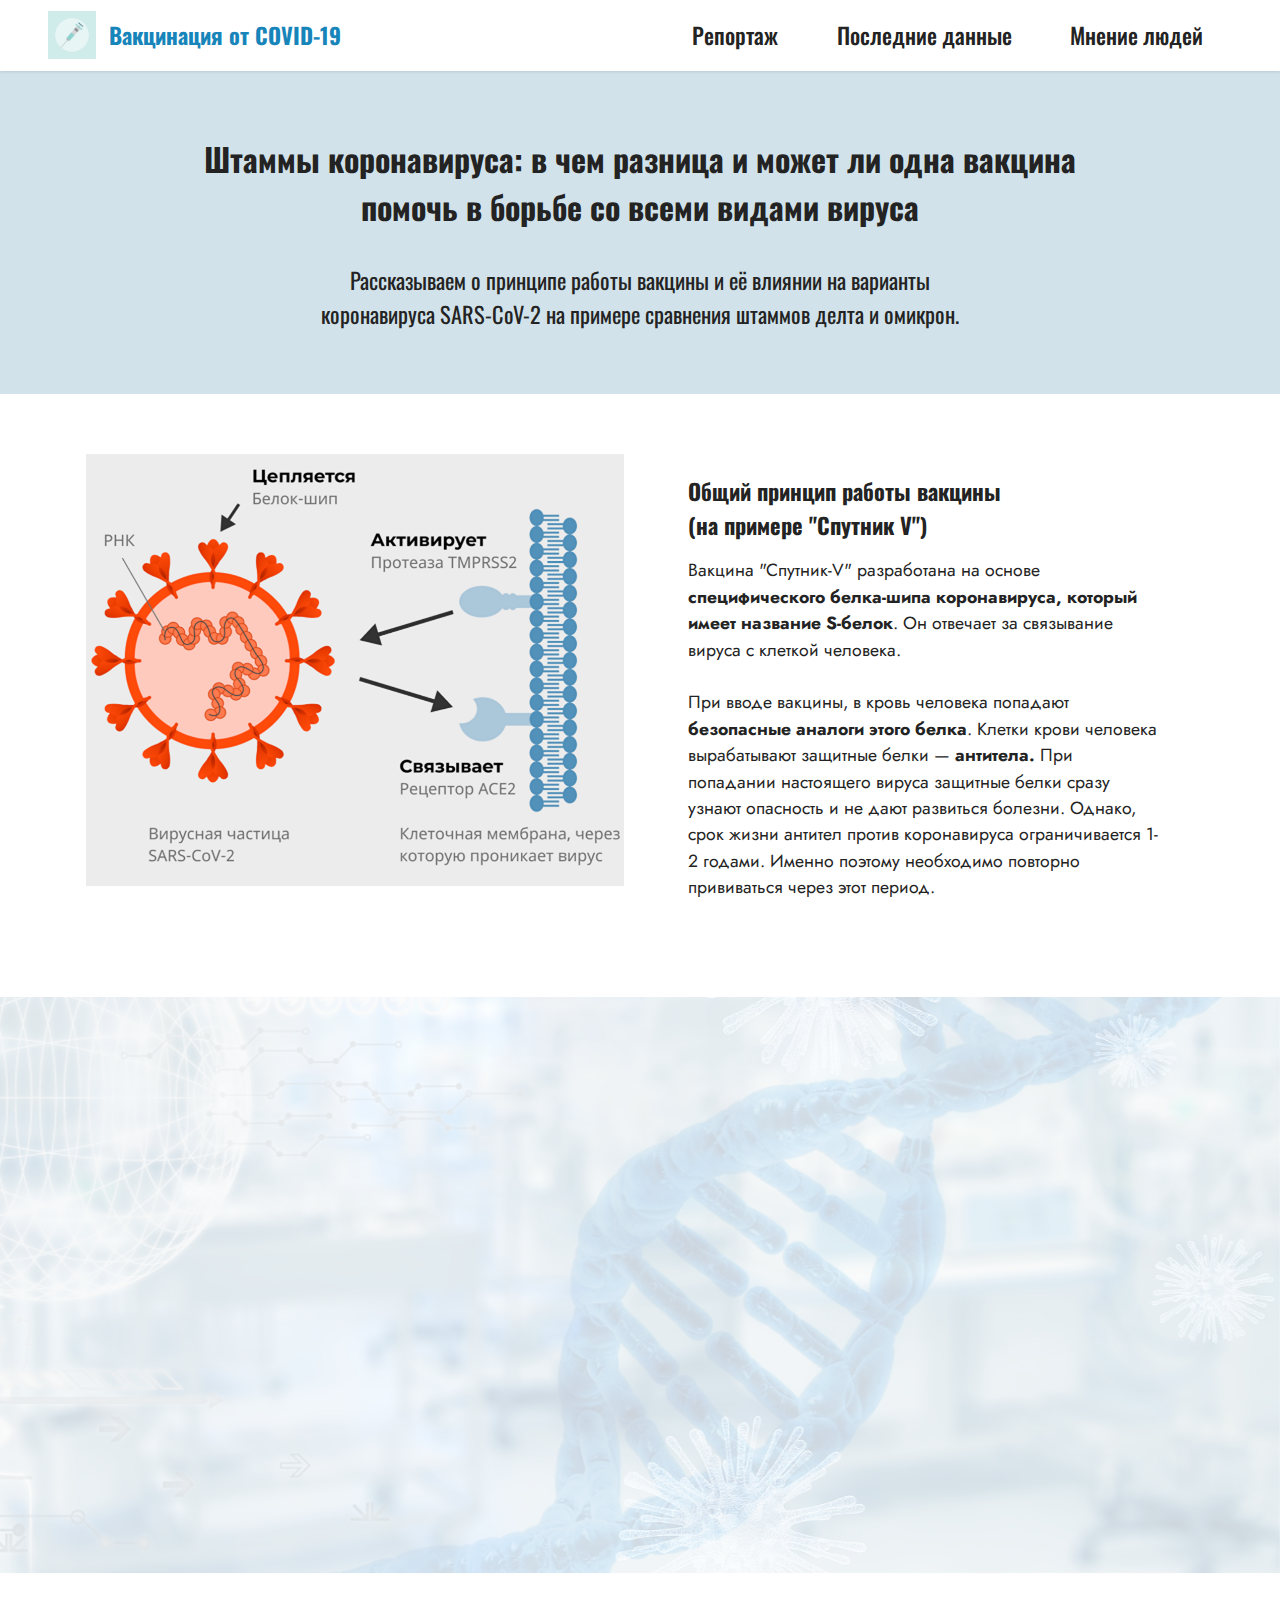
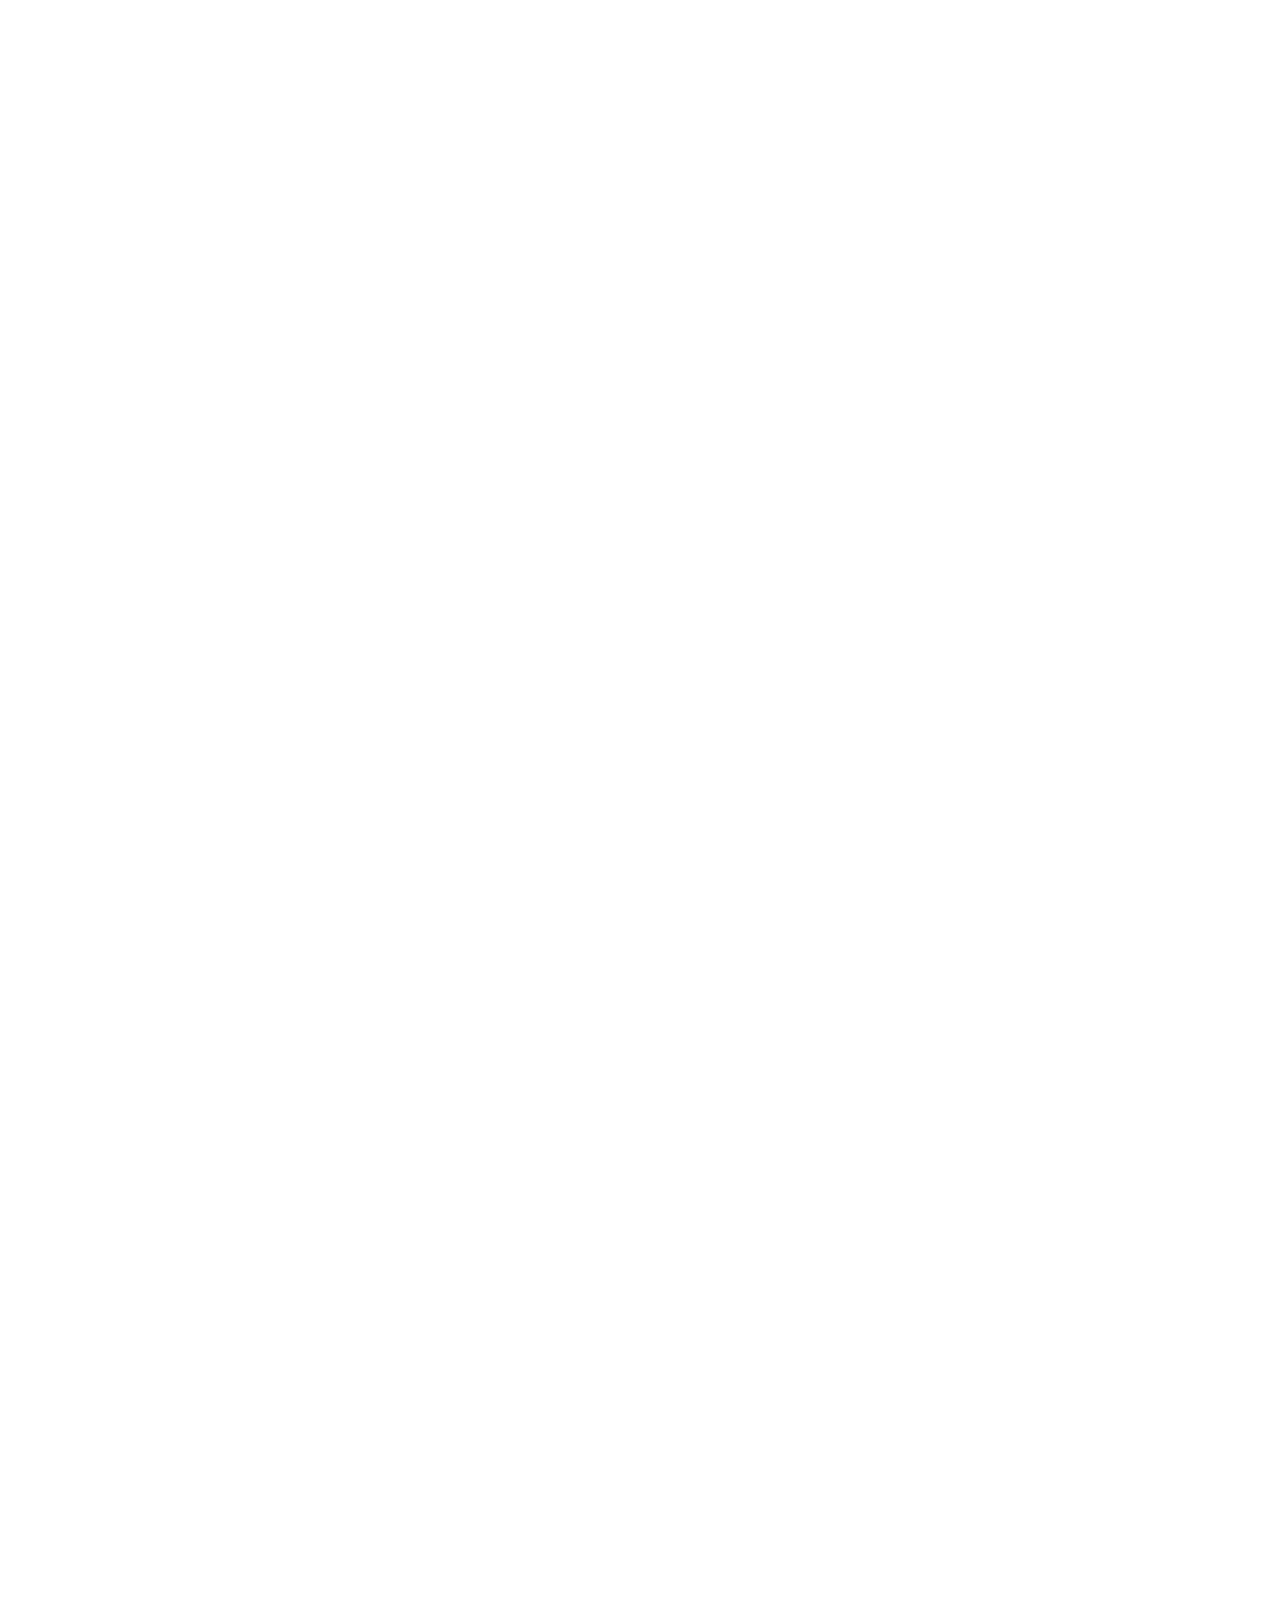
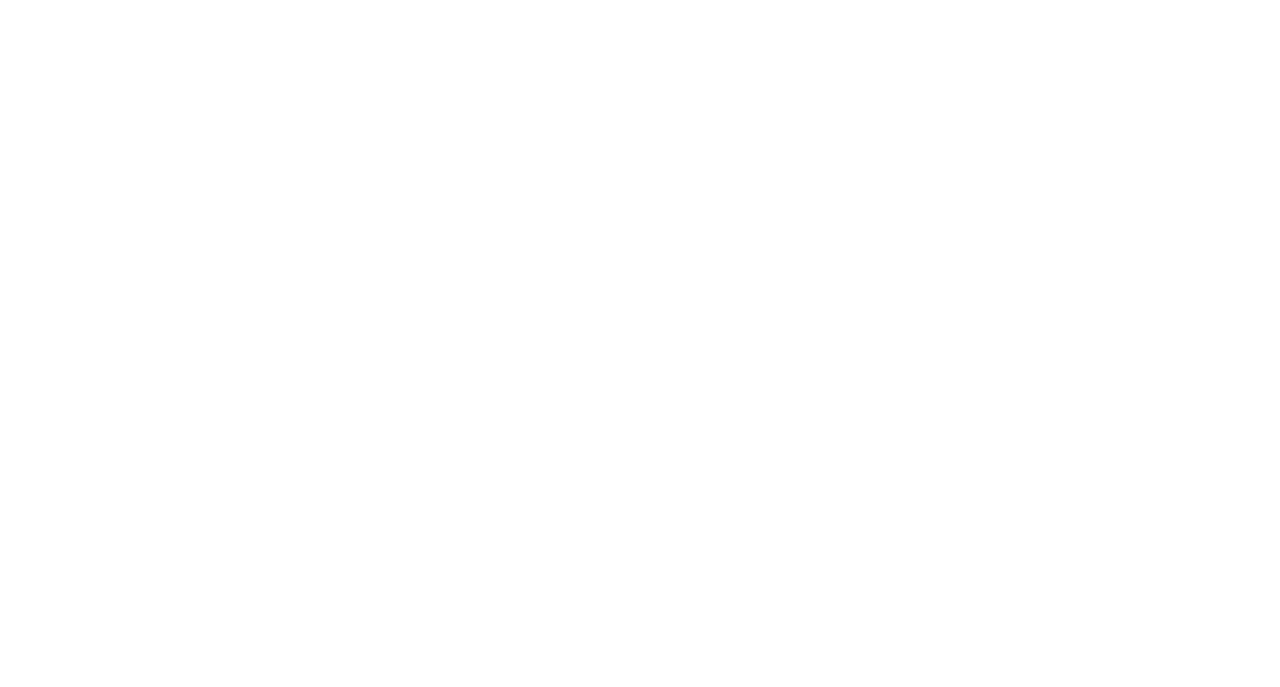
<file: page4.html>
<!DOCTYPE html>
<html>

<head>
    <!-- Site made with Mobirise Website Builder v5.5.2, https://mobirise.com -->
    <meta charset="UTF-8">
    <meta http-equiv="X-UA-Compatible" content="IE=edge">
    <meta name="generator" content="Mobirise v5.5.2, mobirise.com">
    <meta name="viewport" content="width=device-width, initial-scale=1, minimum-scale=1">
    <link rel="shortcut icon" href="assets/images/mbr-6.png" type="image/x-icon">
    <meta name="description" content="">


    <title>штаммы интерактив</title>
    <link rel="stylesheet" href="assets/bootstrap/css/bootstrap.min.css">
    <link rel="stylesheet" href="assets/bootstrap/css/bootstrap-grid.min.css">
    <link rel="stylesheet" href="assets/bootstrap/css/bootstrap-reboot.min.css">
    <link rel="stylesheet" href="assets/parallax/jarallax.css">
    <link rel="stylesheet" href="assets/animatecss/animate.css">
    <link rel="stylesheet" href="assets/dropdown/css/style.css">
    <link rel="stylesheet" href="assets/socicon/css/styles.css">
    <link rel="stylesheet" href="assets/theme/css/style.css">
    <link rel="preload" href="https://fonts.googleapis.com/css?family=Oswald:200,300,400,500,600,700&display=swap"
        as="style" onload="this.onload=null;this.rel='stylesheet'">
    <noscript>
        <link rel="stylesheet"
            href="https://fonts.googleapis.com/css?family=Oswald:200,300,400,500,600,700&display=swap">
    </noscript>
    <link rel="preload"
        href="https://fonts.googleapis.com/css?family=Jost:100,200,300,400,500,600,700,800,900,100i,200i,300i,400i,500i,600i,700i,800i,900i&display=swap"
        as="style" onload="this.onload=null;this.rel='stylesheet'">
    <noscript>
        <link rel="stylesheet"
            href="https://fonts.googleapis.com/css?family=Jost:100,200,300,400,500,600,700,800,900,100i,200i,300i,400i,500i,600i,700i,800i,900i&display=swap">
    </noscript>
    <link rel="preload" as="style" href="assets/mobirise/css/mbr-additional.css">
    <link rel="stylesheet" href="assets/mobirise/css/mbr-additional.css" type="text/css">




</head>

<body>

    <section data-bs-version="5.1" class="menu menu1 cid-sR1dEwEM2K" once="menu" id="menu1-i">


        <nav class="navbar navbar-dropdown navbar-expand-lg">
            <div class="container-fluid">
                <div class="navbar-brand">
                    <span class="navbar-logo">
                        <a href="https://mobiri.se">
                            <img src="assets/images/mbr-6.png" alt="Mobirise" style="height: 3rem;">
                        </a>
                    </span>
                    <span class="navbar-caption-wrap"><a class="navbar-caption text-success text-primary display-7"
                            href="index.html">Вакцинация от COVID-19</a></span>
                </div>
                <button class="navbar-toggler" type="button" data-toggle="collapse" data-bs-toggle="collapse"
                    data-target="#navbarSupportedContent" data-bs-target="#navbarSupportedContent"
                    aria-controls="navbarNavAltMarkup" aria-expanded="false" aria-label="Toggle navigation">
                    <div class="hamburger">
                        <span></span>
                        <span></span>
                        <span></span>
                        <span></span>
                    </div>
                </button>
                <div class="collapse navbar-collapse" id="navbarSupportedContent">
                    <ul class="navbar-nav nav-dropdown nav-right" data-app-modern-menu="true">
                        <li class="nav-item"><a class="nav-link link text-black text-primary display-7"
                                href="page6.html">Репортаж</a></li>
                        <li class="nav-item"><a class="nav-link link text-black text-primary display-7"
                                href="page1.html">Последние данные</a></li>
                        <li class="nav-item"><a class="nav-link link text-black text-primary display-7"
                                href="page3.html">Мнение людей</a>
                        </li>
                    </ul>


                </div>
            </div>
        </nav>
    </section>

    <section data-bs-version="5.1" class="content4 cid-sR3ZuVNXCJ" id="content4-t">


        <div class="container">
            <div class="row justify-content-center">
                <div class="title col-md-12 col-lg-10">
                    <h3 class="mbr-section-title mbr-fonts-style align-center mb-4 display-5"><strong>Штаммы
                            коронавируса: в чем разница и может ли одна вакцина помочь в борьбе со всеми видами
                            вируса</strong></h3>
                    <h4 class="mbr-section-subtitle align-center mbr-fonts-style mb-4 display-7">Рассказываем о принципе
                        работы вакцины и её влиянии на варианты <br>коронавируса SARS-CoV-2 на примере сравнения штаммов
                        делта и омикрон.</h4>

                </div>
            </div>
        </div>
    </section>

    <section data-bs-version="5.1" class="image1 cid-sR3UE2JeYd" id="image1-p">




        <div class="container">
            <div class="row align-items-center">
                <div class="col-12 col-lg-6">
                    <div class="image-wrapper">
                        <img src="assets/images/2021-12-09-12.58.10.png" alt="Mobirise">
                        <p class="mbr-description mbr-fonts-style pt-2 align-center display-4">источник: Markus Hoffman
                        </p>
                    </div>
                </div>
                <div class="col-12 col-lg">
                    <div class="text-wrapper">
                        <h3 class="mbr-section-title mbr-fonts-style mb-3 display-7"><strong>Общий принцип работы
                                вакцины </strong><br><strong>(на примере "Спутник V")</strong></h3>
                        <p class="mbr-text mbr-fonts-style display-4">Вакцина "Спутник-V" разработана на основе
                            <strong>специфического белка-шипа коронавируса, который имеет название S-белок</strong>. Он
                            отвечает за связывание вируса с клеткой человека.<br><br>При вводе вакцины, в кровь человека
                            попадают <strong>безопасные аналоги этого белка</strong>. Клетки крови человека вырабатывают
                            защитные белки — <strong>антитела.</strong> При попадании настоящего вируса защитные белки
                            сразу узнают опасность и не дают развиться болезни. Однако, срок жизни антител против
                            коронавируса ограничивается 1-2 годами. Именно поэтому необходимо повторно прививаться через
                            этот период.&nbsp;
                        </p>
                    </div>
                </div>
            </div>
        </div>
    </section>

    <section data-bs-version="5.1" class="content14 cid-sR46wV1P69 mbr-parallax-background" id="content14-w">

        <div class="mbr-overlay" style="opacity: 0.8; background-color: rgb(255, 255, 255);"></div>

        <div class="container">
            <div class="row justify-content-center">
                <div class="col-md-12 col-lg-10">
                    <h3 class="mbr-section-title mbr-fonts-style mb-4 display-5"><strong>Наиболее распространенные
                            вакцины от COVID-19 в мире</strong></h3>
                    <ul class="list mbr-fonts-style display-7">
                        <li><strong>«Спутник V» (Россия)</strong><br>Разработана Центром эпидемиологии и микробиологии
                            имени Н.Ф. Гамалеи, получила госрегистрацию Минздрава в августе 2020. Вакцину
                            зарегистрировали после второй фазы испытаний, а третий финальный этап стартовал в сентябре.
                            Наиболее распространена в РФ.</li>
                        <li><strong>Pfizer/BioNTech</strong><br>Немецкая компания BioNtech разработала вакцину совместно
                            с американской Pfizer. На третьей фазе клинических испытаний препарат показал эффективность
                            на уровне 95%. У вакцины есть обязательное условие использования: её нужно хранить при
                            температуре не выше минус 70 градусов Цельсия, а после разморозки она пригодна в течение
                            пяти дней.</li>
                        <li><strong>Moderna</strong><br>Эффективность вакцины американской фармацевтической компании
                            Moderna составила 94,5%, а при тяжелых случаях заболевания — 100%. Вакцину вводят в два
                            приема с интервалом в четыре недели. Препарат можно до 30 дней хранить при 2–8 градусах
                            Цельсия.&nbsp;</li>
                        <li><strong>Вакцина AstraZeneca и Оксфордского университета</strong><br>Вакцина, разработанная
                            британской компанией AstraZeneca вместе с Оксфордским университетом, показала эффективность
                            на уровне 70%, а при одном из способов введения (сначала вводят половину дозы, а через месяц
                            — полную) — 90%.</li>
                        <li><strong>"CanSino Biologics" (Китай)<br></strong>Вакцина Ad5-nCoV («Конвидеция»), на основе
                            человеческого аденовируса типа 5, разработана фармкомпанией CanSino Biologics. Преимуществом
                            этого препарата является однократное введение, а также возможность хранения при температуре
                            от плюс 2 до плюс 8 градусов Цельсия.</li>
                    </ul>
                </div>
            </div>
        </div>
    </section>

    <section data-bs-version="5.1" class="content13 cid-sR3QIyKIEL" id="content13-m">


        <div class="container">
            <div class="row justify-content-center">
                <div class="col-md-12 col-lg-10">
                    <h3 class="mbr-section-title mbr-fonts-style mb-4 display-5"><strong>Выявленные штаммы
                            SARS-CoV-2</strong></h3>
                </div>
            </div>
            <div class="row justify-content-center">
                <div class="col-md-12 col-lg-10">
                    <div class="row justify-content-center">
                        <div class="col-12 col-lg-6">
                            <ul class="list mbr-fonts-style display-7">
                                <li><strong>Альфа (линия B.1.1.7)&nbsp;</strong><br>Первый штамм, находящийся на
                                    рассмотрении в декабре 2020 года, впервые был обнаружен в октябре 2020 года во время
                                    пандемии COVID-19 в Великобритании</li>
                                <li><strong>Бета (линия B.1.351)</strong><br>Был впервые обнаружен в Южной Африке, о чём
                                    было сообщено министерством здравоохранения ЮАР 18 декабря 2020 года.
                                    Распространенность этого штамма была выше среди молодых людей без каких-либо
                                    основных заболеваний.</li>
                                <li><strong>Гамма (линия B.1.1.248)</strong><br>Была обнаружена в Токио 6 января 2021
                                    года Национальным институтом инфекционных заболеваний. Данный штамм вызвал вспышку
                                    заболеваемости в городе Манаус (Бразилия), несмотря на тот факт, что город уже
                                    испытал массовое заражение в мае 2020.</li>
                            </ul>
                        </div>
                        <div class="col-12 col-lg-6">
                            <ul class="list mbr-fonts-style display-7">
                                <li><strong>Дельта (линия B.1.617.2)</strong><br>Впервые была обнаружена в Индии. Во
                                    второй половине апреля 2021 года попала в Россию. Ученые обнаружили, что "дельта"
                                    обладает высокой контагиозностью (заразностью) при сравнении с предыдущими штаммами.
                                </li>
                                <li><strong>Омикрон (линия B.1.1.529)<br></strong>Впервые была обнаружена в Ботсване и
                                    Южно-Африканской Республике. Отличается большим числом мутаций и имеет белок шип,
                                    который значительно отличается от белка оригинального коронавируса, на котором
                                    основаны вакцины, что вызывает опасения относительно эффективности существующих
                                    вакцин.&nbsp;</li>
                            </ul>
                        </div>
                    </div>
                </div>
            </div>
        </div>
    </section>

    <section data-bs-version="5.1" class="video4 cid-sR3QDgVlBw mbr-parallax-background" id="video4-l">

        <div class="mbr-overlay" style="opacity: 0.8; background-color: rgb(255, 255, 255);"></div>
        <div class="container">
            <div class="title-wrapper mb-5">
                <h4 class="mbr-section-title mbr-fonts-style mb-0 display-5"><strong>Сравним два
                        последних&nbsp;</strong><strong>штамма </strong><br><strong>коронавируса — "дельта" и
                        "омикрон"</strong></h4>
            </div>
            <div class="row align-items-center">
                <div class="col-12 col-lg-6 video-block">
                    <div class="video-wrapper"><iframe class="mbr-embedded-video"
                            src="https://www.youtube.com/embed/CcTqPogCIqE?rel=0&amp;amp;showinfo=0&amp;autoplay=0&amp;loop=0"
                            width="1280" height="720" frameborder="0" allowfullscreen></iframe></div>
                    <p class="mbr-description pt-2 mbr-fonts-style display-4">3D-модели вариантов вируса SARS-CoV-2</p>
                </div>
                <div class="col-12 col-lg">
                    <div class="text-wrapper">

                        <p class="mbr-text mbr-fonts-style display-4">Нынешние опасения ученых и медиков не случайны
                            —"омикрон" является более опасным штаммом коронавируса, нежели "дельта". <br><br>Причиной
                            этому является тот же <strong>S-белок, который сильно мутировал</strong> и стал эффективнее
                            связываться с клетками человека, из-за чего <strong>выросла заражаемость.</strong> При этом
                            сильные изменения в структуре S-белка сделали многие вакцины неэффективными, о чем сообщила
                            доктор биологических наук Анча Баранова. Это связано с тем, что их компоненты, которые
                            раньше помогали узнавать организму вирусные частицы, теперь слишком отличаются от
                            омикрон-штамма. <br><br>Однако производители работают над тем, чтобы адаптировать вакцину
                            под новый штамм, ведь ко всем остальным вариациям вируса SARS-CoV-2 иммунитет доказано
                            вырабатывается.&nbsp;<br><br></p>
                    </div>
                </div>
            </div>
        </div>
    </section>

    <section data-bs-version="5.1" class="content11 cid-sR3VMJyOaB" id="content11-q">

        <div class="container">
            <div class="row justify-content-center">
                <div class="col-md-12 col-lg-10">
                    <div class="mbr-section-btn align-center"><a class="btn btn-primary display-4"
                            href="index.html">Назад</a>
                        <a class="btn btn-primary-outline display-4" href="page5.html">Игра</a>
                    </div>
                </div>
            </div>
        </div>
    </section>

    <section style="display: none;" data-bs-version="5.1" class="footer7 cid-sR2v6zpLPV" once="footers" id="footer7-j">
        <div class="container">
            <div class="media-container-row align-center mbr-white">
                <div class="col-12">
                    <p class="mbr-text mb-0 mbr-fonts-style display-7">
                        © Copyright 2021 Mobirise - All Rights Reserved
                    </p>
                </div>
            </div>
        </div>
    </section>
    <section
        style="background-color: #fff; font-family: -apple-system, BlinkMacSystemFont, 'Segoe UI', 'Roboto', 'Helvetica Neue', Arial, sans-serif; color:#aaa; font-size:12px; padding: 0; align-items: center; display: none;">
        <a href="https://mobirise.site/x" style="flex: 1 1; height: 3rem; padding-left: 1rem;"></a>
        <p style="flex: 0 0 auto; margin:0; padding-right:1rem;"><a href="https://mobirise.site"
                style="color:#aaa;">mobirise.com</a> best creator</p>
    </section>
    <script src="assets/bootstrap/js/bootstrap.bundle.min.js"></script>
    <script src="assets/parallax/jarallax.js"></script>
    <script src="assets/smoothscroll/smooth-scroll.js"></script>
    <script src="assets/ytplayer/index.js"></script>
    <script src="assets/dropdown/js/navbar-dropdown.js"></script>
    <script src="assets/playervimeo/vimeo_player.js"></script>
    <script src="assets/theme/js/script.js"></script>


    <div id="scrollToTop" class="scrollToTop mbr-arrow-up"><a style="text-align: center;"><i
                class="mbr-arrow-up-icon mbr-arrow-up-icon-cm cm-icon cm-icon-smallarrow-up"></i></a></div>
    <input name="animation" type="hidden">
</body>

</html>
</file>
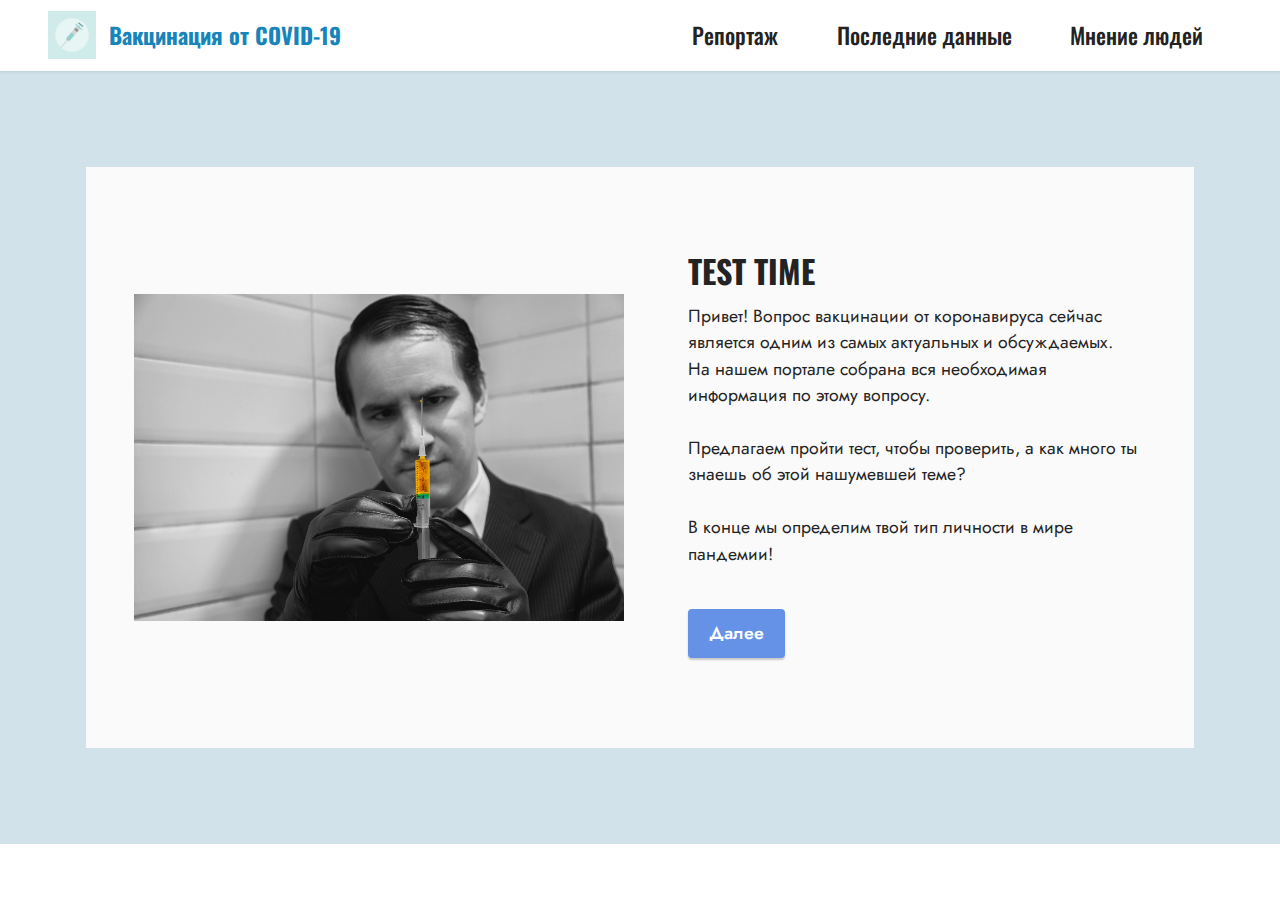
<file: page5.html>
<!DOCTYPE html>
<html>

<head>
    <!-- Site made with Mobirise Website Builder v5.5.2, https://mobirise.com -->
    <meta charset="UTF-8">
    <meta http-equiv="X-UA-Compatible" content="IE=edge">
    <meta name="generator" content="Mobirise v5.5.2, mobirise.com">
    <meta name="viewport" content="width=device-width, initial-scale=1, minimum-scale=1">
    <link rel="shortcut icon" href="assets/images/mbr-6.png" type="image/x-icon">
    <meta name="description" content="">


    <title>игра</title>
    <link rel="stylesheet" href="assets/bootstrap/css/bootstrap.min.css">
    <link rel="stylesheet" href="assets/bootstrap/css/bootstrap-grid.min.css">
    <link rel="stylesheet" href="assets/bootstrap/css/bootstrap-reboot.min.css">
    <link rel="stylesheet" href="assets/animatecss/animate.css">
    <link rel="stylesheet" href="assets/dropdown/css/style.css">
    <link rel="stylesheet" href="assets/socicon/css/styles.css">
    <link rel="stylesheet" href="assets/theme/css/style.css">
    <link rel="preload" href="https://fonts.googleapis.com/css?family=Oswald:200,300,400,500,600,700&display=swap"
        as="style" onload="this.onload=null;this.rel='stylesheet'">
    <noscript>
        <link rel="stylesheet"
            href="https://fonts.googleapis.com/css?family=Oswald:200,300,400,500,600,700&display=swap">
    </noscript>
    <link rel="preload"
        href="https://fonts.googleapis.com/css?family=Jost:100,200,300,400,500,600,700,800,900,100i,200i,300i,400i,500i,600i,700i,800i,900i&display=swap"
        as="style" onload="this.onload=null;this.rel='stylesheet'">
    <noscript>
        <link rel="stylesheet"
            href="https://fonts.googleapis.com/css?family=Jost:100,200,300,400,500,600,700,800,900,100i,200i,300i,400i,500i,600i,700i,800i,900i&display=swap">
    </noscript>
    <link rel="preload" as="style" href="assets/mobirise/css/mbr-additional.css">
    <link rel="stylesheet" href="assets/mobirise/css/mbr-additional.css" type="text/css">




</head>

<body>

    <section data-bs-version="5.1" class="menu menu1 cid-sR3W3u6g7N" once="menu" id="menu1-r">


        <nav class="navbar navbar-dropdown navbar-expand-lg">
            <div class="container-fluid">
                <div class="navbar-brand">
                    <span class="navbar-logo">
                        <a href="https://mobiri.se">
                            <img src="assets/images/mbr-6.png" alt="Mobirise" style="height: 3rem;">
                        </a>
                    </span>
                    <span class="navbar-caption-wrap"><a class="navbar-caption text-success text-primary display-7"
                            href="index.html">Вакцинация от COVID-19</a></span>
                </div>
                <button class="navbar-toggler" type="button" data-toggle="collapse" data-bs-toggle="collapse"
                    data-target="#navbarSupportedContent" data-bs-target="#navbarSupportedContent"
                    aria-controls="navbarNavAltMarkup" aria-expanded="false" aria-label="Toggle navigation">
                    <div class="hamburger">
                        <span></span>
                        <span></span>
                        <span></span>
                        <span></span>
                    </div>
                </button>
                <div class="collapse navbar-collapse" id="navbarSupportedContent">
                    <ul class="navbar-nav nav-dropdown nav-right" data-app-modern-menu="true">
                        <li class="nav-item"><a class="nav-link link text-black text-primary display-7"
                                href="page6.html">Репортаж</a></li>
                        <li class="nav-item"><a class="nav-link link text-black text-primary display-7"
                                href="page1.html">Последние данные</a></li>
                        <li class="nav-item"><a class="nav-link link text-black text-primary display-7"
                                href="page3.html">Мнение людей</a>
                        </li>
                    </ul>


                </div>
            </div>
        </nav>
    </section>

    <section data-bs-version="5.1" class="features16 cid-sR4mnzI9rS" id="features17-x">



        <div class="container">
            <div class="content-wrapper">
                <div class="row align-items-center">
                    <div class="col-12 col-lg-6">
                        <div class="image-wrapper">
                            <img src="assets/images/mbr-15.jpg" alt="Mobirise">
                        </div>
                    </div>
                    <div class="col-12 col-lg">
                        <div class="text-wrapper">
                            <h6 class="card-title mbr-fonts-style display-5"><strong>TEST TIME</strong></h6>
                            <p class="mbr-text mbr-fonts-style mb-4 display-4">
                                Привет! Вопрос вакцинации от коронавируса сейчас является одним из самых актуальных и
                                обсуждаемых. <br>На нашем портале собрана вся необходимая информация по этому
                                вопросу.&nbsp; <br><br>Предлагаем пройти тест, чтобы проверить, а как много ты знаешь об
                                этой нашумевшей теме?<br><br>В конце мы определим твой тип личности в мире пандемии!</p>
                            <div class="mbr-section-btn mt-3"><a class="btn btn-primary display-4"
                                    href="https://onlinetestpad.com/qekaja4gmidbi">Далее</a></div>
                        </div>
                    </div>
                </div>
            </div>
        </div>
    </section>

    <section style="display: none;" data-bs-version="5.1" class="footer7 cid-sR4mFcRNG7" once="footers" id="footer7-11">
        <div class="container">
            <div class="media-container-row align-center mbr-white">
                <div class="col-12">
                    <p class="mbr-text mb-0 mbr-fonts-style display-7">
                        © Copyright 2021 Mobirise - All Rights Reserved
                    </p>
                </div>
            </div>
        </div>
    </section>
    <section
        style="background-color: #fff; font-family: -apple-system, BlinkMacSystemFont, 'Segoe UI', 'Roboto', 'Helvetica Neue', Arial, sans-serif; color:#aaa; font-size:12px; padding: 0; align-items: center; display: none;">
        <a href="https://mobirise.site/o" style="flex: 1 1; height: 3rem; padding-left: 1rem;"></a>
        <p style="flex: 0 0 auto; margin:0; padding-right:1rem;">Built with Mobirise <a href="https://mobirise.site/j"
                style="color:#aaa;">website</a> creator</p>
    </section>
    <script src="assets/bootstrap/js/bootstrap.bundle.min.js"></script>
    <script src="assets/smoothscroll/smooth-scroll.js"></script>
    <script src="assets/ytplayer/index.js"></script>
    <script src="assets/dropdown/js/navbar-dropdown.js"></script>
    <script src="assets/theme/js/script.js"></script>


    <div id="scrollToTop" class="scrollToTop mbr-arrow-up"><a style="text-align: center;"><i
                class="mbr-arrow-up-icon mbr-arrow-up-icon-cm cm-icon cm-icon-smallarrow-up"></i></a></div>
    <input name="animation" type="hidden">
</body>

</html>
</file>
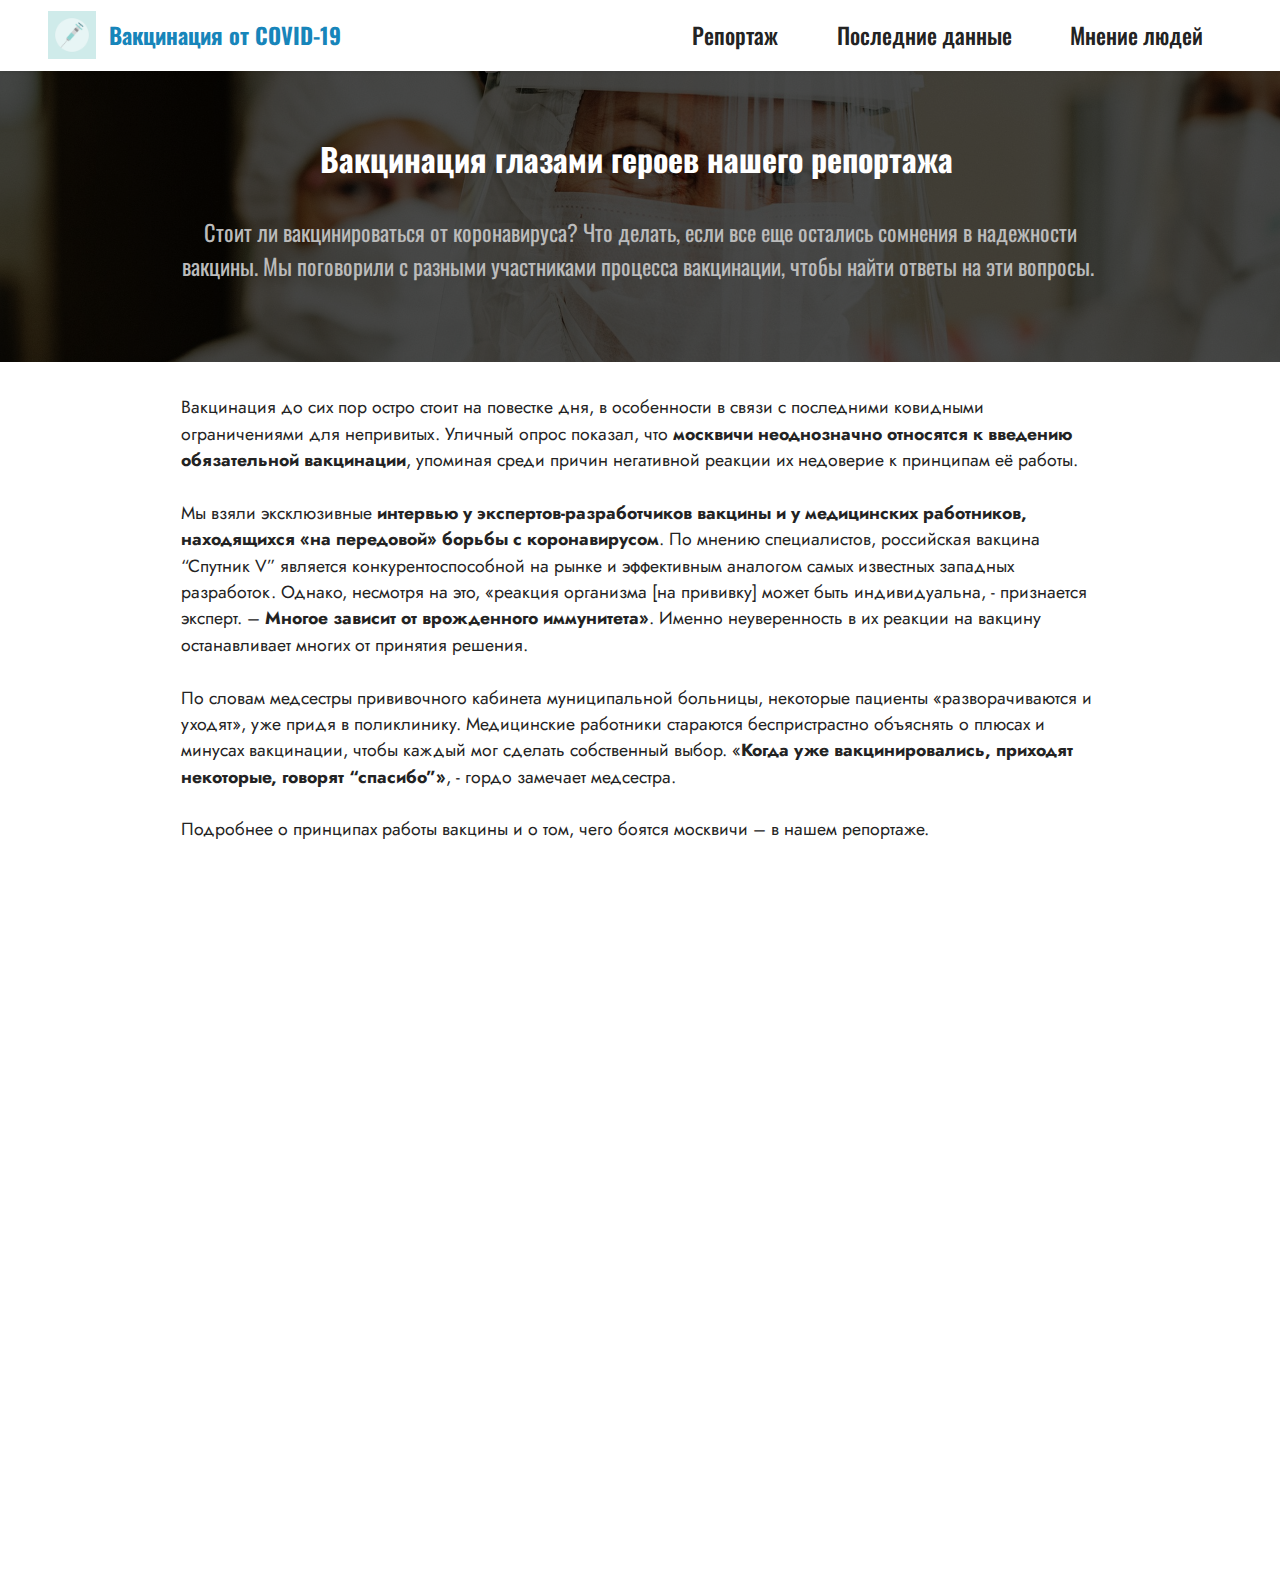
<file: page6.html>
<!DOCTYPE html>
<html>

<head>
    <!-- Site made with Mobirise Website Builder v5.5.2, https://mobirise.com -->
    <meta charset="UTF-8">
    <meta http-equiv="X-UA-Compatible" content="IE=edge">
    <meta name="generator" content="Mobirise v5.5.2, mobirise.com">
    <meta name="viewport" content="width=device-width, initial-scale=1, minimum-scale=1">
    <link rel="shortcut icon" href="assets/images/mbr-6.png" type="image/x-icon">
    <meta name="description" content="">


    <title>репортаж</title>
    <link rel="stylesheet" href="assets/bootstrap/css/bootstrap.min.css">
    <link rel="stylesheet" href="assets/bootstrap/css/bootstrap-grid.min.css">
    <link rel="stylesheet" href="assets/bootstrap/css/bootstrap-reboot.min.css">
    <link rel="stylesheet" href="assets/animatecss/animate.css">
    <link rel="stylesheet" href="assets/dropdown/css/style.css">
    <link rel="stylesheet" href="assets/socicon/css/styles.css">
    <link rel="stylesheet" href="assets/theme/css/style.css">
    <link rel="preload" href="https://fonts.googleapis.com/css?family=Oswald:200,300,400,500,600,700&display=swap"
        as="style" onload="this.onload=null;this.rel='stylesheet'">
    <noscript>
        <link rel="stylesheet"
            href="https://fonts.googleapis.com/css?family=Oswald:200,300,400,500,600,700&display=swap">
    </noscript>
    <link rel="preload"
        href="https://fonts.googleapis.com/css?family=Jost:100,200,300,400,500,600,700,800,900,100i,200i,300i,400i,500i,600i,700i,800i,900i&display=swap"
        as="style" onload="this.onload=null;this.rel='stylesheet'">
    <noscript>
        <link rel="stylesheet"
            href="https://fonts.googleapis.com/css?family=Jost:100,200,300,400,500,600,700,800,900,100i,200i,300i,400i,500i,600i,700i,800i,900i&display=swap">
    </noscript>
    <link rel="preload" as="style" href="assets/mobirise/css/mbr-additional.css">
    <link rel="stylesheet" href="assets/mobirise/css/mbr-additional.css" type="text/css">




</head>

<body>

    <section data-bs-version="5.1" class="menu menu1 cid-sR1dEwEM2K" once="menu" id="menu1-1a">


        <nav class="navbar navbar-dropdown navbar-expand-lg">
            <div class="container-fluid">
                <div class="navbar-brand">
                    <span class="navbar-logo">
                        <a href="https://mobiri.se">
                            <img src="assets/images/mbr-6.png" alt="Mobirise" style="height: 3rem;">
                        </a>
                    </span>
                    <span class="navbar-caption-wrap"><a class="navbar-caption text-success text-primary display-7"
                            href="index.html">Вакцинация от COVID-19</a></span>
                </div>
                <button class="navbar-toggler" type="button" data-toggle="collapse" data-bs-toggle="collapse"
                    data-target="#navbarSupportedContent" data-bs-target="#navbarSupportedContent"
                    aria-controls="navbarNavAltMarkup" aria-expanded="false" aria-label="Toggle navigation">
                    <div class="hamburger">
                        <span></span>
                        <span></span>
                        <span></span>
                        <span></span>
                    </div>
                </button>
                <div class="collapse navbar-collapse" id="navbarSupportedContent">
                    <ul class="navbar-nav nav-dropdown nav-right" data-app-modern-menu="true">
                        <li class="nav-item"><a class="nav-link link text-black text-primary display-7"
                                href="page6.html">Репортаж</a></li>
                        <li class="nav-item"><a class="nav-link link text-black text-primary display-7"
                                href="page1.html">Последние данные</a></li>
                        <li class="nav-item"><a class="nav-link link text-black text-primary display-7"
                                href="page3.html">Мнение людей</a>
                        </li>
                    </ul>


                </div>
            </div>
        </nav>
    </section>

    <section data-bs-version="5.1" class="content4 cid-sR4U8y2GoZ" id="content4-1d">

        <div class="mbr-overlay" style="opacity: 0.7; background-color: rgb(0, 0, 0);">
        </div>
        <div class="container">
            <div class="row justify-content-center">
                <div class="title col-md-12 col-lg-10">
                    <h3 class="mbr-section-title mbr-fonts-style align-center mb-4 display-5"><strong>Вакцинация глазами
                            героев нашего репортажа&nbsp;</strong></h3>
                    <h4 class="mbr-section-subtitle align-center mbr-fonts-style mb-4 display-7">Стоит ли
                        вакцинироваться от коронавируса? Что делать, если все еще остались сомнения в надежности
                        вакцины. Мы поговорили с разными участниками процесса вакцинации, чтобы найти ответы на эти
                        вопросы.&nbsp;</h4>

                </div>
            </div>
        </div>
    </section>

    <section data-bs-version="5.1" class="content5 cid-sR4Ucmwx4Q" id="content5-1f">

        <div class="container">
            <div class="row justify-content-center">
                <div class="col-md-12 col-lg-10">


                    <p class="mbr-text mbr-fonts-style display-4">Вакцинация до сих пор остро стоит на повестке дня, в
                        особенности в связи с последними ковидными ограничениями для непривитых. Уличный опрос показал,
                        что <strong>москвичи неоднозначно относятся к введению обязательной вакцинации</strong>,
                        упоминая среди причин негативной реакции их недоверие к принципам её работы. <br><br>Мы взяли
                        эксклюзивные <strong>интервью у экспертов-разработчиков вакцины и у медицинских работников,
                            находящихся «на передовой» борьбы с коронавирусом</strong>. По мнению специалистов,
                        российская вакцина “Спутник V” является конкурентоспособной на рынке и эффективным аналогом
                        самых известных западных разработок. Однако, несмотря на это, «реакция организма [на прививку]
                        может быть индивидуальна, - признается эксперт. – <strong>Многое зависит от врожденного
                            иммунитета»</strong>. Именно неуверенность в их реакции на вакцину останавливает многих от
                        принятия решения. <br><br>По словам медсестры прививочного кабинета муниципальной больницы,
                        некоторые пациенты «разворачиваются и уходят», уже придя в поликлинику. Медицинские работники
                        стараются беспристрастно объяснять о плюсах и минусах вакцинации, чтобы каждый мог сделать
                        собственный выбор. «<strong>Когда уже вакцинировались, приходят некоторые, говорят
                            “спасибо”»</strong>, - гордо замечает медсестра.<br><br>Подробнее о принципах работы вакцины
                        и о том, чего боятся москвичи – в нашем репортаже.<br></p>
                </div>
            </div>
        </div>
    </section>

    <section data-bs-version="5.1" class="video2 cid-sR527tITOk" id="video2-1l">


        <div class="container">

            <div class="row justify-content-center mt-4">
                <div class="col-12 col-md-10 video-block">
                    <div class="video-wrapper"><iframe class="mbr-embedded-video"
                            src="https://www.youtube.com/embed/A8NQGY1FS9Q?rel=0&amp;amp;showinfo=0&amp;autoplay=0&amp;loop=0"
                            width="1280" height="720" frameborder="0" allowfullscreen></iframe></div>

                </div>
            </div>
        </div>
    </section>

    <section data-bs-version="5.1" class="content11 cid-sR4TQdg2eY" id="content11-1c">

        <div class="container">
            <div class="row justify-content-center">
                <div class="col-md-12 col-lg-10">
                    <div class="mbr-section-btn align-center"><a class="btn btn-primary display-4"
                            href="index.html">Назад</a>
                        <a class="btn btn-primary-outline display-4" href="page5.html">Игра</a>
                    </div>
                </div>
            </div>
        </div>
    </section>

    <section style="display: none;" data-bs-version="5.1" class="footer7 cid-sR2v6zpLPV" once="footers" id="footer7-1b">
        <div class="container">
            <div class="media-container-row align-center mbr-white">
                <div class="col-12">
                    <p class="mbr-text mb-0 mbr-fonts-style display-7">
                        © Copyright 2021 Mobirise - All Rights Reserved
                    </p>
                </div>
            </div>
        </div>
    </section>
    <section
        style="background-color: #fff; font-family: -apple-system, BlinkMacSystemFont, 'Segoe UI', 'Roboto', 'Helvetica Neue', Arial, sans-serif; color:#aaa; font-size:12px; padding: 0; align-items: center; display: none;">
        <a href="https://mobirise.site/b" style="flex: 1 1; height: 3rem; padding-left: 1rem;"></a>
        <p style="flex: 0 0 auto; margin:0; padding-right:1rem;">Create your own website with <a
                href="https://mobirise.site/z" style="color:#aaa;">Mobirise</a></p>
    </section>
    <script src="assets/bootstrap/js/bootstrap.bundle.min.js"></script>
    <script src="assets/smoothscroll/smooth-scroll.js"></script>
    <script src="assets/ytplayer/index.js"></script>
    <script src="assets/dropdown/js/navbar-dropdown.js"></script>
    <script src="assets/playervimeo/vimeo_player.js"></script>
    <script src="assets/theme/js/script.js"></script>


    <div id="scrollToTop" class="scrollToTop mbr-arrow-up"><a style="text-align: center;"><i
                class="mbr-arrow-up-icon mbr-arrow-up-icon-cm cm-icon cm-icon-smallarrow-up"></i></a></div>
    <input name="animation" type="hidden">
</body>

</html>
</file>
<file: assets/parallax/jarallax.css>
.jarallax {
    position: relative;
    z-index: 0;
}
.jarallax > .jarallax-img {
    position: absolute;
    object-fit: cover;
    /* support for plugin https://github.com/bfred-it/object-fit-images */
    font-family: 'object-fit: cover;';
    top: 0;
    left: 0;
    width: 100%;
    height: 100%;
    z-index: -1;
}
</file>
<file: assets/dropdown/css/style.css>
.navbar-dropdown {
  left: 0;
  padding: 0;
  position: absolute;
  right: 0;
  top: 0;
  transition: all 0.45s ease;
  z-index: 1030;
  background: #282828; }
  .navbar-dropdown .navbar-logo {
    margin-right: 0.8rem;
    transition: margin 0.3s ease-in-out;
    vertical-align: middle; }
    .navbar-dropdown .navbar-logo img {
      height: 3.125rem;
      transition: all 0.3s ease-in-out; }
    .navbar-dropdown .navbar-logo.mbr-iconfont {
      font-size: 3.125rem;
      line-height: 3.125rem; }
  .navbar-dropdown .navbar-caption {
    font-weight: 700;
    white-space: normal;
    vertical-align: -4px;
    line-height: 3.125rem !important; }
    .navbar-dropdown .navbar-caption, .navbar-dropdown .navbar-caption:hover {
      color: inherit;
      text-decoration: none; }
  .navbar-dropdown .mbr-iconfont + .navbar-caption {
    vertical-align: -1px; }
  .navbar-dropdown.navbar-fixed-top {
    position: fixed; }
  .navbar-dropdown .navbar-brand span {
    vertical-align: -4px; }
  .navbar-dropdown.bg-color.transparent {
    background: none; }
  .navbar-dropdown.navbar-short .navbar-brand {
    padding: 0.625rem 0; }
    .navbar-dropdown.navbar-short .navbar-brand span {
      vertical-align: -1px; }
  .navbar-dropdown.navbar-short .navbar-caption {
    line-height: 2.375rem !important;
    vertical-align: -2px; }
  .navbar-dropdown.navbar-short .navbar-logo {
    margin-right: 0.5rem; }
    .navbar-dropdown.navbar-short .navbar-logo img {
      height: 2.375rem; }
    .navbar-dropdown.navbar-short .navbar-logo.mbr-iconfont {
      font-size: 2.375rem;
      line-height: 2.375rem; }
  .navbar-dropdown.navbar-short .mbr-table-cell {
    height: 3.625rem; }
  .navbar-dropdown .navbar-close {
    left: 0.6875rem;
    position: fixed;
    top: 0.75rem;
    z-index: 1000; }
  .navbar-dropdown .hamburger-icon {
    content: "";
    display: inline-block;
    vertical-align: middle;
    width: 16px;
    -webkit-box-shadow: 0 -6px 0 1px #282828,0 0 0 1px #282828,0 6px 0 1px #282828;
    -moz-box-shadow: 0 -6px 0 1px #282828,0 0 0 1px #282828,0 6px 0 1px #282828;
    box-shadow: 0 -6px 0 1px #282828,0 0 0 1px #282828,0 6px 0 1px #282828; }

.dropdown-menu .dropdown-toggle[data-toggle="dropdown-submenu"]::after {
  border-bottom: 0.35em solid transparent;
  border-left: 0.35em solid;
  border-right: 0;
  border-top: 0.35em solid transparent;
  margin-left: 0.3rem; }

.dropdown-menu .dropdown-item:focus {
  outline: 0; }

.nav-dropdown {
  font-size: 0.75rem;
  font-weight: 500;
  height: auto !important; }
  .nav-dropdown .nav-btn {
    padding-left: 1rem; }
  .nav-dropdown .link {
    margin: .667em 1.667em;
    font-weight: 500;
    padding: 0;
    transition: color .2s ease-in-out; }
    .nav-dropdown .link.dropdown-toggle {
      margin-right: 2.583em; }
      .nav-dropdown .link.dropdown-toggle::after {
        margin-left: .25rem;
        border-top: 0.35em solid;
        border-right: 0.35em solid transparent;
        border-left: 0.35em solid transparent;
        border-bottom: 0; }
      .nav-dropdown .link.dropdown-toggle[aria-expanded="true"] {
        margin: 0;
        padding: 0.667em 3.263em  0.667em 1.667em; }
  .nav-dropdown .link::after,
  .nav-dropdown .dropdown-item::after {
    color: inherit; }
  .nav-dropdown .btn {
    font-size: 0.75rem;
    font-weight: 700;
    letter-spacing: 0;
    margin-bottom: 0;
    padding-left: 1.25rem;
    padding-right: 1.25rem; }
  .nav-dropdown .dropdown-menu {
    border-radius: 0;
    border: 0;
    left: 0;
    margin: 0;
    padding-bottom: 1.25rem;
    padding-top: 1.25rem;
    position: relative; }
  .nav-dropdown .dropdown-submenu {
    margin-left: 0.125rem;
    top: 0; }
  .nav-dropdown .dropdown-item {
    font-weight: 500;
    line-height: 2;
    padding: 0.3846em 4.615em 0.3846em 1.5385em;
    position: relative;
    transition: color .2s ease-in-out, background-color .2s ease-in-out; }
    .nav-dropdown .dropdown-item::after {
      margin-top: -0.3077em;
      position: absolute;
      right: 1.1538em;
      top: 50%; }
    .nav-dropdown .dropdown-item:focus, .nav-dropdown .dropdown-item:hover {
      background: none; }

@media (max-width: 767px) {
  .nav-dropdown.navbar-toggleable-sm {
    bottom: 0;
    display: none;
    left: 0;
    overflow-x: hidden;
    position: fixed;
    top: 0;
    transform: translateX(-100%);
    -ms-transform: translateX(-100%);
    -webkit-transform: translateX(-100%);
    width: 18.75rem;
    z-index: 999; } }
.nav-dropdown.navbar-toggleable-xl {
  bottom: 0;
  display: none;
  left: 0;
  overflow-x: hidden;
  position: fixed;
  top: 0;
  transform: translateX(-100%);
  -ms-transform: translateX(-100%);
  -webkit-transform: translateX(-100%);
  width: 18.75rem;
  z-index: 999; }

.nav-dropdown-sm {
  display: block !important;
  overflow-x: hidden;
  overflow: auto;
  padding-top: 3.875rem; }
  .nav-dropdown-sm::after {
    content: "";
    display: block;
    height: 3rem;
    width: 100%; }
  .nav-dropdown-sm.collapse.in ~ .navbar-close {
    display: block !important; }
  .nav-dropdown-sm.collapsing, .nav-dropdown-sm.collapse.in {
    transform: translateX(0);
    -ms-transform: translateX(0);
    -webkit-transform: translateX(0);
    transition: all 0.25s ease-out;
    -webkit-transition: all 0.25s ease-out;
    background: #282828; }
  .nav-dropdown-sm.collapsing[aria-expanded="false"] {
    transform: translateX(-100%);
    -ms-transform: translateX(-100%);
    -webkit-transform: translateX(-100%); }
  .nav-dropdown-sm .nav-item {
    display: block;
    margin-left: 0 !important;
    padding-left: 0; }
  .nav-dropdown-sm .link,
  .nav-dropdown-sm .dropdown-item {
    border-top: 1px dotted rgba(255, 255, 255, 0.1);
    font-size: 0.8125rem;
    line-height: 1.6;
    margin: 0 !important;
    padding: 0.875rem 2.4rem 0.875rem 1.5625rem !important;
    position: relative;
    white-space: normal; }
    .nav-dropdown-sm .link:focus, .nav-dropdown-sm .link:hover,
    .nav-dropdown-sm .dropdown-item:focus,
    .nav-dropdown-sm .dropdown-item:hover {
      background: rgba(0, 0, 0, 0.2) !important;
      color: #c0a375; }
  .nav-dropdown-sm .nav-btn {
    position: relative;
    padding: 1.5625rem 1.5625rem 0 1.5625rem; }
    .nav-dropdown-sm .nav-btn::before {
      border-top: 1px dotted rgba(255, 255, 255, 0.1);
      content: "";
      left: 0;
      position: absolute;
      top: 0;
      width: 100%; }
    .nav-dropdown-sm .nav-btn + .nav-btn {
      padding-top: 0.625rem; }
      .nav-dropdown-sm .nav-btn + .nav-btn::before {
        display: none; }
  .nav-dropdown-sm .btn {
    padding: 0.625rem 0; }
  .nav-dropdown-sm .dropdown-toggle[data-toggle="dropdown-submenu"]::after {
    margin-left: .25rem;
    border-top: 0.35em solid;
    border-right: 0.35em solid transparent;
    border-left: 0.35em solid transparent;
    border-bottom: 0; }
  .nav-dropdown-sm .dropdown-toggle[data-toggle="dropdown-submenu"][aria-expanded="true"]::after {
    border-top: 0;
    border-right: 0.35em solid transparent;
    border-left: 0.35em solid transparent;
    border-bottom: 0.35em solid; }
  .nav-dropdown-sm .dropdown-menu {
    margin: 0;
    padding: 0;
    position: relative;
    top: 0;
    left: 0;
    width: 100%;
    border: 0;
    float: none;
    border-radius: 0;
    background: none; }
  .nav-dropdown-sm .dropdown-submenu {
    left: 100%;
    margin-left: 0.125rem;
    margin-top: -1.25rem;
    top: 0; }

.navbar-toggleable-sm .nav-dropdown .dropdown-menu {
  position: absolute; }

.navbar-toggleable-sm .nav-dropdown .dropdown-submenu {
  left: 100%;
  margin-left: 0.125rem;
  margin-top: -1.25rem;
  top: 0; }

.navbar-toggleable-sm.opened .nav-dropdown .dropdown-menu {
  position: relative; }

.navbar-toggleable-sm.opened .nav-dropdown .dropdown-submenu {
  left: 0;
  margin-left: 00rem;
  margin-top: 0rem;
  top: 0; }

.is-builder .nav-dropdown.collapsing {
  transition: none !important; }
</file>
<file: assets/socicon/css/styles.css>
@charset "UTF-8";

@font-face {
  font-family: 'Socicon';
  src:  url('../fonts/socicon.eot');
  src:  url('../fonts/socicon.eot?#iefix') format('embedded-opentype'),
    url('../fonts/socicon.woff2') format('woff2'),
    url('../fonts/socicon.ttf') format('truetype'),
    url('../fonts/socicon.woff') format('woff'),
    url('../fonts/socicon.svg#socicon') format('svg');
  font-weight: normal;
  font-style: normal;
  font-display: swap;
}

[data-icon]:before {
  font-family: "socicon" !important;
  content: attr(data-icon);
  font-style: normal !important;
  font-weight: normal !important;
  font-variant: normal !important;
  text-transform: none !important;
  speak: none;
  line-height: 1;
  -webkit-font-smoothing: antialiased;
  -moz-osx-font-smoothing: grayscale;
}

[class^="socicon-"], [class*=" socicon-"] {
  /* use !important to prevent issues with browser extensions that change fonts */
  font-family: 'Socicon' !important;
  speak: none;
  font-style: normal;
  font-weight: normal;
  font-variant: normal;
  text-transform: none;
  line-height: 1;

  /* Better Font Rendering =========== */
  -webkit-font-smoothing: antialiased;
  -moz-osx-font-smoothing: grayscale;
}

.socicon-eitaa:before {
  content: "\e97c";
}
.socicon-soroush:before {
  content: "\e97d";
}
.socicon-bale:before {
  content: "\e97e";
}
.socicon-zazzle:before {
  content: "\e97b";
}
.socicon-society6:before {
  content: "\e97a";
}
.socicon-redbubble:before {
  content: "\e979";
}
.socicon-avvo:before {
  content: "\e978";
}
.socicon-stitcher:before {
  content: "\e977";
}
.socicon-googlehangouts:before {
  content: "\e974";
}
.socicon-dlive:before {
  content: "\e975";
}
.socicon-vsco:before {
  content: "\e976";
}
.socicon-flipboard:before {
  content: "\e973";
}
.socicon-ubuntu:before {
  content: "\e958";
}
.socicon-artstation:before {
  content: "\e959";
}
.socicon-invision:before {
  content: "\e95a";
}
.socicon-torial:before {
  content: "\e95b";
}
.socicon-collectorz:before {
  content: "\e95c";
}
.socicon-seenthis:before {
  content: "\e95d";
}
.socicon-googleplaymusic:before {
  content: "\e95e";
}
.socicon-debian:before {
  content: "\e95f";
}
.socicon-filmfreeway:before {
  content: "\e960";
}
.socicon-gnome:before {
  content: "\e961";
}
.socicon-itchio:before {
  content: "\e962";
}
.socicon-jamendo:before {
  content: "\e963";
}
.socicon-mix:before {
  content: "\e964";
}
.socicon-sharepoint:before {
  content: "\e965";
}
.socicon-tinder:before {
  content: "\e966";
}
.socicon-windguru:before {
  content: "\e967";
}
.socicon-cdbaby:before {
  content: "\e968";
}
.socicon-elementaryos:before {
  content: "\e969";
}
.socicon-stage32:before {
  content: "\e96a";
}
.socicon-tiktok:before {
  content: "\e96b";
}
.socicon-gitter:before {
  content: "\e96c";
}
.socicon-letterboxd:before {
  content: "\e96d";
}
.socicon-threema:before {
  content: "\e96e";
}
.socicon-splice:before {
  content: "\e96f";
}
.socicon-metapop:before {
  content: "\e970";
}
.socicon-naver:before {
  content: "\e971";
}
.socicon-remote:before {
  content: "\e972";
}
.socicon-internet:before {
  content: "\e957";
}
.socicon-moddb:before {
  content: "\e94b";
}
.socicon-indiedb:before {
  content: "\e94c";
}
.socicon-traxsource:before {
  content: "\e94d";
}
.socicon-gamefor:before {
  content: "\e94e";
}
.socicon-pixiv:before {
  content: "\e94f";
}
.socicon-myanimelist:before {
  content: "\e950";
}
.socicon-blackberry:before {
  content: "\e951";
}
.socicon-wickr:before {
  content: "\e952";
}
.socicon-spip:before {
  content: "\e953";
}
.socicon-napster:before {
  content: "\e954";
}
.socicon-beatport:before {
  content: "\e955";
}
.socicon-hackerone:before {
  content: "\e956";
}
.socicon-hackernews:before {
  content: "\e946";
}
.socicon-smashwords:before {
  content: "\e947";
}
.socicon-kobo:before {
  content: "\e948";
}
.socicon-bookbub:before {
  content: "\e949";
}
.socicon-mailru:before {
  content: "\e94a";
}
.socicon-gitlab:before {
  content: "\e945";
}
.socicon-instructables:before {
  content: "\e944";
}
.socicon-portfolio:before {
  content: "\e943";
}
.socicon-codered:before {
  content: "\e940";
}
.socicon-origin:before {
  content: "\e941";
}
.socicon-nextdoor:before {
  content: "\e942";
}
.socicon-udemy:before {
  content: "\e93f";
}
.socicon-livemaster:before {
  content: "\e93e";
}
.socicon-crunchbase:before {
  content: "\e93b";
}
.socicon-homefy:before {
  content: "\e93c";
}
.socicon-calendly:before {
  content: "\e93d";
}
.socicon-realtor:before {
  content: "\e90f";
}
.socicon-tidal:before {
  content: "\e910";
}
.socicon-qobuz:before {
  content: "\e911";
}
.socicon-natgeo:before {
  content: "\e912";
}
.socicon-mastodon:before {
  content: "\e913";
}
.socicon-unsplash:before {
  content: "\e914";
}
.socicon-homeadvisor:before {
  content: "\e915";
}
.socicon-angieslist:before {
  content: "\e916";
}
.socicon-codepen:before {
  content: "\e917";
}
.socicon-slack:before {
  content: "\e918";
}
.socicon-openaigym:before {
  content: "\e919";
}
.socicon-logmein:before {
  content: "\e91a";
}
.socicon-fiverr:before {
  content: "\e91b";
}
.socicon-gotomeeting:before {
  content: "\e91c";
}
.socicon-aliexpress:before {
  content: "\e91d";
}
.socicon-guru:before {
  content: "\e91e";
}
.socicon-appstore:before {
  content: "\e91f";
}
.socicon-homes:before {
  content: "\e920";
}
.socicon-zoom:before {
  content: "\e921";
}
.socicon-alibaba:before {
  content: "\e922";
}
.socicon-craigslist:before {
  content: "\e923";
}
.socicon-wix:before {
  content: "\e924";
}
.socicon-redfin:before {
  content: "\e925";
}
.socicon-googlecalendar:before {
  content: "\e926";
}
.socicon-shopify:before {
  content: "\e927";
}
.socicon-freelancer:before {
  content: "\e928";
}
.socicon-seedrs:before {
  content: "\e929";
}
.socicon-bing:before {
  content: "\e92a";
}
.socicon-doodle:before {
  content: "\e92b";
}
.socicon-bonanza:before {
  content: "\e92c";
}
.socicon-squarespace:before {
  content: "\e92d";
}
.socicon-toptal:before {
  content: "\e92e";
}
.socicon-gust:before {
  content: "\e92f";
}
.socicon-ask:before {
  content: "\e930";
}
.socicon-trulia:before {
  content: "\e931";
}
.socicon-loomly:before {
  content: "\e932";
}
.socicon-ghost:before {
  content: "\e933";
}
.socicon-upwork:before {
  content: "\e934";
}
.socicon-fundable:before {
  content: "\e935";
}
.socicon-booking:before {
  content: "\e936";
}
.socicon-googlemaps:before {
  content: "\e937";
}
.socicon-zillow:before {
  content: "\e938";
}
.socicon-niconico:before {
  content: "\e939";
}
.socicon-toneden:before {
  content: "\e93a";
}
.socicon-augment:before {
  content: "\e908";
}
.socicon-bitbucket:before {
  content: "\e909";
}
.socicon-fyuse:before {
  content: "\e90a";
}
.socicon-yt-gaming:before {
  content: "\e90b";
}
.socicon-sketchfab:before {
  content: "\e90c";
}
.socicon-mobcrush:before {
  content: "\e90d";
}
.socicon-microsoft:before {
  content: "\e90e";
}
.socicon-pandora:before {
  content: "\e907";
}
.socicon-messenger:before {
  content: "\e906";
}
.socicon-gamewisp:before {
  content: "\e905";
}
.socicon-bloglovin:before {
  content: "\e904";
}
.socicon-tunein:before {
  content: "\e903";
}
.socicon-gamejolt:before {
  content: "\e901";
}
.socicon-trello:before {
  content: "\e902";
}
.socicon-spreadshirt:before {
  content: "\e900";
}
.socicon-500px:before {
  content: "\e000";
}
.socicon-8tracks:before {
  content: "\e001";
}
.socicon-airbnb:before {
  content: "\e002";
}
.socicon-alliance:before {
  content: "\e003";
}
.socicon-amazon:before {
  content: "\e004";
}
.socicon-amplement:before {
  content: "\e005";
}
.socicon-android:before {
  content: "\e006";
}
.socicon-angellist:before {
  content: "\e007";
}
.socicon-apple:before {
  content: "\e008";
}
.socicon-appnet:before {
  content: "\e009";
}
.socicon-baidu:before {
  content: "\e00a";
}
.socicon-bandcamp:before {
  content: "\e00b";
}
.socicon-battlenet:before {
  content: "\e00c";
}
.socicon-mixer:before {
  content: "\e00d";
}
.socicon-bebee:before {
  content: "\e00e";
}
.socicon-bebo:before {
  content: "\e00f";
}
.socicon-behance:before {
  content: "\e010";
}
.socicon-blizzard:before {
  content: "\e011";
}
.socicon-blogger:before {
  content: "\e012";
}
.socicon-buffer:before {
  content: "\e013";
}
.socicon-chrome:before {
  content: "\e014";
}
.socicon-coderwall:before {
  content: "\e015";
}
.socicon-curse:before {
  content: "\e016";
}
.socicon-dailymotion:before {
  content: "\e017";
}
.socicon-deezer:before {
  content: "\e018";
}
.socicon-delicious:before {
  content: "\e019";
}
.socicon-deviantart:before {
  content: "\e01a";
}
.socicon-diablo:before {
  content: "\e01b";
}
.socicon-digg:before {
  content: "\e01c";
}
.socicon-discord:before {
  content: "\e01d";
}
.socicon-disqus:before {
  content: "\e01e";
}
.socicon-douban:before {
  content: "\e01f";
}
.socicon-draugiem:before {
  content: "\e020";
}
.socicon-dribbble:before {
  content: "\e021";
}
.socicon-drupal:before {
  content: "\e022";
}
.socicon-ebay:before {
  content: "\e023";
}
.socicon-ello:before {
  content: "\e024";
}
.socicon-endomodo:before {
  content: "\e025";
}
.socicon-envato:before {
  content: "\e026";
}
.socicon-etsy:before {
  content: "\e027";
}
.socicon-facebook:before {
  content: "\e028";
}
.socicon-feedburner:before {
  content: "\e029";
}
.socicon-filmweb:before {
  content: "\e02a";
}
.socicon-firefox:before {
  content: "\e02b";
}
.socicon-flattr:before {
  content: "\e02c";
}
.socicon-flickr:before {
  content: "\e02d";
}
.socicon-formulr:before {
  content: "\e02e";
}
.socicon-forrst:before {
  content: "\e02f";
}
.socicon-foursquare:before {
  content: "\e030";
}
.socicon-friendfeed:before {
  content: "\e031";
}
.socicon-github:before {
  content: "\e032";
}
.socicon-goodreads:before {
  content: "\e033";
}
.socicon-google:before {
  content: "\e034";
}
.socicon-googlescholar:before {
  content: "\e035";
}
.socicon-googlegroups:before {
  content: "\e036";
}
.socicon-googlephotos:before {
  content: "\e037";
}
.socicon-googleplus:before {
  content: "\e038";
}
.socicon-grooveshark:before {
  content: "\e039";
}
.socicon-hackerrank:before {
  content: "\e03a";
}
.socicon-hearthstone:before {
  content: "\e03b";
}
.socicon-hellocoton:before {
  content: "\e03c";
}
.socicon-heroes:before {
  content: "\e03d";
}
.socicon-smashcast:before {
  content: "\e03e";
}
.socicon-horde:before {
  content: "\e03f";
}
.socicon-houzz:before {
  content: "\e040";
}
.socicon-icq:before {
  content: "\e041";
}
.socicon-identica:before {
  content: "\e042";
}
.socicon-imdb:before {
  content: "\e043";
}
.socicon-instagram:before {
  content: "\e044";
}
.socicon-issuu:before {
  content: "\e045";
}
.socicon-istock:before {
  content: "\e046";
}
.socicon-itunes:before {
  content: "\e047";
}
.socicon-keybase:before {
  content: "\e048";
}
.socicon-lanyrd:before {
  content: "\e049";
}
.socicon-lastfm:before {
  content: "\e04a";
}
.socicon-line:before {
  content: "\e04b";
}
.socicon-linkedin:before {
  content: "\e04c";
}
.socicon-livejournal:before {
  content: "\e04d";
}
.socicon-lyft:before {
  content: "\e04e";
}
.socicon-macos:before {
  content: "\e04f";
}
.socicon-mail:before {
  content: "\e050";
}
.socicon-medium:before {
  content: "\e051";
}
.socicon-meetup:before {
  content: "\e052";
}
.socicon-mixcloud:before {
  content: "\e053";
}
.socicon-modelmayhem:before {
  content: "\e054";
}
.socicon-mumble:before {
  content: "\e055";
}
.socicon-myspace:before {
  content: "\e056";
}
.socicon-newsvine:before {
  content: "\e057";
}
.socicon-nintendo:before {
  content: "\e058";
}
.socicon-npm:before {
  content: "\e059";
}
.socicon-odnoklassniki:before {
  content: "\e05a";
}
.socicon-openid:before {
  content: "\e05b";
}
.socicon-opera:before {
  content: "\e05c";
}
.socicon-outlook:before {
  content: "\e05d";
}
.socicon-overwatch:before {
  content: "\e05e";
}
.socicon-patreon:before {
  content: "\e05f";
}
.socicon-paypal:before {
  content: "\e060";
}
.socicon-periscope:before {
  content: "\e061";
}
.socicon-persona:before {
  content: "\e062";
}
.socicon-pinterest:before {
  content: "\e063";
}
.socicon-play:before {
  content: "\e064";
}
.socicon-player:before {
  content: "\e065";
}
.socicon-playstation:before {
  content: "\e066";
}
.socicon-pocket:before {
  content: "\e067";
}
.socicon-qq:before {
  content: "\e068";
}
.socicon-quora:before {
  content: "\e069";
}
.socicon-raidcall:before {
  content: "\e06a";
}
.socicon-ravelry:before {
  content: "\e06b";
}
.socicon-reddit:before {
  content: "\e06c";
}
.socicon-renren:before {
  content: "\e06d";
}
.socicon-researchgate:before {
  content: "\e06e";
}
.socicon-residentadvisor:before {
  content: "\e06f";
}
.socicon-reverbnation:before {
  content: "\e070";
}
.socicon-rss:before {
  content: "\e071";
}
.socicon-sharethis:before {
  content: "\e072";
}
.socicon-skype:before {
  content: "\e073";
}
.socicon-slideshare:before {
  content: "\e074";
}
.socicon-smugmug:before {
  content: "\e075";
}
.socicon-snapchat:before {
  content: "\e076";
}
.socicon-songkick:before {
  content: "\e077";
}
.socicon-soundcloud:before {
  content: "\e078";
}
.socicon-spotify:before {
  content: "\e079";
}
.socicon-stackexchange:before {
  content: "\e07a";
}
.socicon-stackoverflow:before {
  content: "\e07b";
}
.socicon-starcraft:before {
  content: "\e07c";
}
.socicon-stayfriends:before {
  content: "\e07d";
}
.socicon-steam:before {
  content: "\e07e";
}
.socicon-storehouse:before {
  content: "\e07f";
}
.socicon-strava:before {
  content: "\e080";
}
.socicon-streamjar:before {
  content: "\e081";
}
.socicon-stumbleupon:before {
  content: "\e082";
}
.socicon-swarm:before {
  content: "\e083";
}
.socicon-teamspeak:before {
  content: "\e084";
}
.socicon-teamviewer:before {
  content: "\e085";
}
.socicon-technorati:before {
  content: "\e086";
}
.socicon-telegram:before {
  content: "\e087";
}
.socicon-tripadvisor:before {
  content: "\e088";
}
.socicon-tripit:before {
  content: "\e089";
}
.socicon-triplej:before {
  content: "\e08a";
}
.socicon-tumblr:before {
  content: "\e08b";
}
.socicon-twitch:before {
  content: "\e08c";
}
.socicon-twitter:before {
  content: "\e08d";
}
.socicon-uber:before {
  content: "\e08e";
}
.socicon-ventrilo:before {
  content: "\e08f";
}
.socicon-viadeo:before {
  content: "\e090";
}
.socicon-viber:before {
  content: "\e091";
}
.socicon-viewbug:before {
  content: "\e092";
}
.socicon-vimeo:before {
  content: "\e093";
}
.socicon-vine:before {
  content: "\e094";
}
.socicon-vkontakte:before {
  content: "\e095";
}
.socicon-warcraft:before {
  content: "\e096";
}
.socicon-wechat:before {
  content: "\e097";
}
.socicon-weibo:before {
  content: "\e098";
}
.socicon-whatsapp:before {
  content: "\e099";
}
.socicon-wikipedia:before {
  content: "\e09a";
}
.socicon-windows:before {
  content: "\e09b";
}
.socicon-wordpress:before {
  content: "\e09c";
}
.socicon-wykop:before {
  content: "\e09d";
}
.socicon-xbox:before {
  content: "\e09e";
}
.socicon-xing:before {
  content: "\e09f";
}
.socicon-yahoo:before {
  content: "\e0a0";
}
.socicon-yammer:before {
  content: "\e0a1";
}
.socicon-yandex:before {
  content: "\e0a2";
}
.socicon-yelp:before {
  content: "\e0a3";
}
.socicon-younow:before {
  content: "\e0a4";
}
.socicon-youtube:before {
  content: "\e0a5";
}
.socicon-zapier:before {
  content: "\e0a6";
}
.socicon-zerply:before {
  content: "\e0a7";
}
.socicon-zomato:before {
  content: "\e0a8";
}
.socicon-zynga:before {
  content: "\e0a9";
}
</file>
<file: assets/theme/css/style.css>
@charset "UTF-8";
section {
  background-color: #ffffff;
}

body {
  font-style: normal;
  line-height: 1.5;
  font-weight: 400;
  color: #232323;
  position: relative;
}

button {
  background-color: transparent;
  border-color: transparent;
}

section,
.container,
.container-fluid {
  position: relative;
  word-wrap: break-word;
}

a.mbr-iconfont:hover {
  text-decoration: none;
}

.article .lead p,
.article .lead ul,
.article .lead ol,
.article .lead pre,
.article .lead blockquote {
  margin-bottom: 0;
}

a {
  font-style: normal;
  font-weight: 400;
  cursor: pointer;
}
a, a:hover {
  text-decoration: none;
}

.mbr-section-title {
  font-style: normal;
  line-height: 1.3;
}

.mbr-section-subtitle {
  line-height: 1.3;
}

.mbr-text {
  font-style: normal;
  line-height: 1.7;
}

h1,
h2,
h3,
h4,
h5,
h6,
.display-1,
.display-2,
.display-4,
.display-5,
.display-7,
span,
p,
a {
  line-height: 1;
  word-break: break-word;
  word-wrap: break-word;
  font-weight: 400;
}

b,
strong {
  font-weight: bold;
}

input:-webkit-autofill, input:-webkit-autofill:hover, input:-webkit-autofill:focus, input:-webkit-autofill:active {
  transition-delay: 9999s;
  -webkit-transition-property: background-color, color;
  transition-property: background-color, color;
}

textarea[type=hidden] {
  display: none;
}

section {
  background-position: 50% 50%;
  background-repeat: no-repeat;
  background-size: cover;
}
section .mbr-background-video,
section .mbr-background-video-preview {
  position: absolute;
  bottom: 0;
  left: 0;
  right: 0;
  top: 0;
}

.hidden {
  visibility: hidden;
}

.mbr-z-index20 {
  z-index: 20;
}

/*! Base colors */
.mbr-white {
  color: #ffffff;
}

.mbr-black {
  color: #111111;
}

.mbr-bg-white {
  background-color: #ffffff;
}

.mbr-bg-black {
  background-color: #000000;
}

/*! Text-aligns */
.align-left {
  text-align: left;
}

.align-center {
  text-align: center;
}

.align-right {
  text-align: right;
}

/*! Font-weight  */
.mbr-light {
  font-weight: 300;
}

.mbr-regular {
  font-weight: 400;
}

.mbr-semibold {
  font-weight: 500;
}

.mbr-bold {
  font-weight: 700;
}

/*! Media  */
.media-content {
  flex-basis: 100%;
}

.media-container-row {
  display: flex;
  flex-direction: row;
  flex-wrap: wrap;
  justify-content: center;
  align-content: center;
  align-items: start;
}
.media-container-row .media-size-item {
  width: 400px;
}

.media-container-column {
  display: flex;
  flex-direction: column;
  flex-wrap: wrap;
  justify-content: center;
  align-content: center;
  align-items: stretch;
}
.media-container-column > * {
  width: 100%;
}

@media (min-width: 992px) {
  .media-container-row {
    flex-wrap: nowrap;
  }
}
figure {
  margin-bottom: 0;
  overflow: hidden;
}

figure[mbr-media-size] {
  transition: width 0.1s;
}

img,
iframe {
  display: block;
  width: 100%;
}

.card {
  background-color: transparent;
  border: none;
}

.card-box {
  width: 100%;
}

.card-img {
  text-align: center;
  flex-shrink: 0;
  -webkit-flex-shrink: 0;
}

.media {
  max-width: 100%;
  margin: 0 auto;
}

.mbr-figure {
  align-self: center;
}

.media-container > div {
  max-width: 100%;
}

.mbr-figure img,
.card-img img {
  width: 100%;
}

@media (max-width: 991px) {
  .media-size-item {
    width: auto !important;
  }

  .media {
    width: auto;
  }

  .mbr-figure {
    width: 100% !important;
  }
}
/*! Buttons */
.mbr-section-btn {
  margin-left: -0.6rem;
  margin-right: -0.6rem;
  font-size: 0;
}

.btn {
  font-weight: 600;
  border-width: 1px;
  font-style: normal;
  margin: 0.6rem 0.6rem;
  white-space: normal;
  transition: all 0.2s ease-in-out;
  display: inline-flex;
  align-items: center;
  justify-content: center;
  word-break: break-word;
}

.btn-sm {
  font-weight: 600;
  letter-spacing: 0px;
  transition: all 0.3s ease-in-out;
}

.btn-md {
  font-weight: 600;
  letter-spacing: 0px;
  transition: all 0.3s ease-in-out;
}

.btn-lg {
  font-weight: 600;
  letter-spacing: 0px;
  transition: all 0.3s ease-in-out;
}

.btn-form {
  margin: 0;
}
.btn-form:hover {
  cursor: pointer;
}

nav .mbr-section-btn {
  margin-left: 0rem;
  margin-right: 0rem;
}

/*! Btn icon margin */
.btn .mbr-iconfont,
.btn.btn-sm .mbr-iconfont {
  order: 1;
  cursor: pointer;
  margin-left: 0.5rem;
  vertical-align: sub;
}

.btn.btn-md .mbr-iconfont,
.btn.btn-md .mbr-iconfont {
  margin-left: 0.8rem;
}

.mbr-regular {
  font-weight: 400;
}

.mbr-semibold {
  font-weight: 500;
}

.mbr-bold {
  font-weight: 700;
}

[type=submit] {
  -webkit-appearance: none;
}

/*! Full-screen */
.mbr-fullscreen .mbr-overlay {
  min-height: 100vh;
}

.mbr-fullscreen {
  display: flex;
  display: -moz-flex;
  display: -ms-flex;
  display: -o-flex;
  align-items: center;
  min-height: 100vh;
  padding-top: 3rem;
  padding-bottom: 3rem;
}

/*! Map */
.map {
  height: 25rem;
  position: relative;
}
.map iframe {
  width: 100%;
  height: 100%;
}

/*! Scroll to top arrow */
.mbr-arrow-up {
  bottom: 25px;
  right: 90px;
  position: fixed;
  text-align: right;
  z-index: 5000;
  color: #ffffff;
  font-size: 22px;
}

.mbr-arrow-up a {
  background: rgba(0, 0, 0, 0.2);
  border-radius: 50%;
  color: #fff;
  display: inline-block;
  height: 60px;
  width: 60px;
  border: 2px solid #fff;
  outline-style: none !important;
  position: relative;
  text-decoration: none;
  transition: all 0.3s ease-in-out;
  cursor: pointer;
  text-align: center;
}
.mbr-arrow-up a:hover {
  background-color: rgba(0, 0, 0, 0.4);
}
.mbr-arrow-up a i {
  line-height: 60px;
}

.mbr-arrow-up-icon {
  display: block;
  color: #fff;
}

.mbr-arrow-up-icon::before {
  content: "›";
  display: inline-block;
  font-family: serif;
  font-size: 22px;
  line-height: 1;
  font-style: normal;
  position: relative;
  top: 6px;
  left: -4px;
  transform: rotate(-90deg);
}

/*! Arrow Down */
.mbr-arrow {
  position: absolute;
  bottom: 45px;
  left: 50%;
  width: 60px;
  height: 60px;
  cursor: pointer;
  background-color: rgba(80, 80, 80, 0.5);
  border-radius: 50%;
  transform: translateX(-50%);
}
@media (max-width: 767px) {
  .mbr-arrow {
    display: none;
  }
}
.mbr-arrow > a {
  display: inline-block;
  text-decoration: none;
  outline-style: none;
  -webkit-animation: arrowdown 1.7s ease-in-out infinite;
          animation: arrowdown 1.7s ease-in-out infinite;
  color: #ffffff;
}
.mbr-arrow > a > i {
  position: absolute;
  top: -2px;
  left: 15px;
  font-size: 2rem;
}

#scrollToTop a i::before {
  content: "";
  position: absolute;
  display: block;
  border-bottom: 2.5px solid #fff;
  border-left: 2.5px solid #fff;
  width: 27.8%;
  height: 27.8%;
  left: 50%;
  top: 51%;
  transform: translateY(-30%) translateX(-50%) rotate(135deg);
}

@keyframes arrowdown {
  0% {
    transform: translateY(0px);
  }
  50% {
    transform: translateY(-5px);
  }
  100% {
    transform: translateY(0px);
  }
}
@-webkit-keyframes arrowdown {
  0% {
    transform: translateY(0px);
  }
  50% {
    transform: translateY(-5px);
  }
  100% {
    transform: translateY(0px);
  }
}
@media (max-width: 500px) {
  .mbr-arrow-up {
    left: 0;
    right: 0;
    text-align: center;
  }
}
/*Gradients animation*/
@keyframes gradient-animation {
  from {
    background-position: 0% 100%;
    -webkit-animation-timing-function: ease-in-out;
            animation-timing-function: ease-in-out;
  }
  to {
    background-position: 100% 0%;
    -webkit-animation-timing-function: ease-in-out;
            animation-timing-function: ease-in-out;
  }
}
@-webkit-keyframes gradient-animation {
  from {
    background-position: 0% 100%;
    -webkit-animation-timing-function: ease-in-out;
            animation-timing-function: ease-in-out;
  }
  to {
    background-position: 100% 0%;
    -webkit-animation-timing-function: ease-in-out;
            animation-timing-function: ease-in-out;
  }
}
.bg-gradient {
  background-size: 200% 200%;
  animation: gradient-animation 5s infinite alternate;
  -webkit-animation: gradient-animation 5s infinite alternate;
}

.menu .navbar-brand {
  display: -webkit-flex;
}
.menu .navbar-brand span {
  display: flex;
  display: -webkit-flex;
}
.menu .navbar-brand .navbar-caption-wrap {
  display: -webkit-flex;
}
.menu .navbar-brand .navbar-logo img {
  display: -webkit-flex;
  width: auto;
}
@media (min-width: 768px) and (max-width: 991px) {
  .menu .navbar-toggleable-sm .navbar-nav {
    display: -ms-flexbox;
  }
}
@media (max-width: 991px) {
  .menu .navbar-collapse {
    max-height: 93.5vh;
  }
  .menu .navbar-collapse.show {
    overflow: auto;
  }
}
@media (min-width: 992px) {
  .menu .navbar-nav.nav-dropdown {
    display: -webkit-flex;
  }
  .menu .navbar-toggleable-sm .navbar-collapse {
    display: -webkit-flex !important;
  }
  .menu .collapsed .navbar-collapse {
    max-height: 93.5vh;
  }
  .menu .collapsed .navbar-collapse.show {
    overflow: auto;
  }
}
@media (max-width: 767px) {
  .menu .navbar-collapse {
    max-height: 80vh;
  }
}

.nav-link .mbr-iconfont {
  margin-right: 0.5rem;
}

.navbar {
  display: -webkit-flex;
  -webkit-flex-wrap: wrap;
  -webkit-align-items: center;
  -webkit-justify-content: space-between;
}

.navbar-collapse {
  -webkit-flex-basis: 100%;
  -webkit-flex-grow: 1;
  -webkit-align-items: center;
}

.nav-dropdown .link {
  padding: 0.667em 1.667em !important;
  margin: 0 !important;
}

.nav {
  display: -webkit-flex;
  -webkit-flex-wrap: wrap;
}

.row {
  display: -webkit-flex;
  -webkit-flex-wrap: wrap;
}

.justify-content-center {
  -webkit-justify-content: center;
}

.form-inline {
  display: -webkit-flex;
}

.card-wrapper {
  -webkit-flex: 1;
}

.carousel-control {
  z-index: 10;
  display: -webkit-flex;
}

.carousel-controls {
  display: -webkit-flex;
}

.media {
  display: -webkit-flex;
}

.form-group:focus {
  outline: none;
}

.jq-selectbox__select {
  padding: 7px 0;
  position: relative;
}

.jq-selectbox__dropdown {
  overflow: hidden;
  border-radius: 10px;
  position: absolute;
  top: 100%;
  left: 0 !important;
  width: 100% !important;
}

.jq-selectbox__trigger-arrow {
  right: 0;
  transform: translateY(-50%);
}

.jq-selectbox li {
  padding: 1.07em 0.5em;
}

input[type=range] {
  padding-left: 0 !important;
  padding-right: 0 !important;
}

.modal-dialog,
.modal-content {
  height: 100%;
}

.modal-dialog .carousel-inner {
  height: calc(100vh - 1.75rem);
}
@media (max-width: 575px) {
  .modal-dialog .carousel-inner {
    height: calc(100vh - 1rem);
  }
}

.carousel-item {
  text-align: center;
}

.carousel-item img {
  margin: auto;
}

.navbar-toggler {
  align-self: flex-start;
  padding: 0.25rem 0.75rem;
  font-size: 1.25rem;
  line-height: 1;
  background: transparent;
  border: 1px solid transparent;
  border-radius: 0.25rem;
}

.navbar-toggler:focus,
.navbar-toggler:hover {
  text-decoration: none;
  box-shadow: none;
}

.navbar-toggler-icon {
  display: inline-block;
  width: 1.5em;
  height: 1.5em;
  vertical-align: middle;
  content: "";
  background: no-repeat center center;
  background-size: 100% 100%;
}

.navbar-toggler-left {
  position: absolute;
  left: 1rem;
}

.navbar-toggler-right {
  position: absolute;
  right: 1rem;
}

.card-img {
  width: auto;
}

.menu .navbar.collapsed:not(.beta-menu) {
  flex-direction: column;
}

.carousel-item.active,
.carousel-item-next,
.carousel-item-prev {
  display: flex;
}

.note-air-layout .dropup .dropdown-menu,
.note-air-layout .navbar-fixed-bottom .dropdown .dropdown-menu {
  bottom: initial !important;
}

html,
body {
  height: auto;
  min-height: 100vh;
}

.dropup .dropdown-toggle::after {
  display: none;
}

.form-asterisk {
  font-family: initial;
  position: absolute;
  top: -2px;
  font-weight: normal;
}

.form-control-label {
  position: relative;
  cursor: pointer;
  margin-bottom: 0.357em;
  padding: 0;
}

.alert {
  color: #ffffff;
  border-radius: 0;
  border: 0;
  font-size: 1.1rem;
  line-height: 1.5;
  margin-bottom: 1.875rem;
  padding: 1.25rem;
  position: relative;
  text-align: center;
}
.alert.alert-form::after {
  background-color: inherit;
  bottom: -7px;
  content: "";
  display: block;
  height: 14px;
  left: 50%;
  margin-left: -7px;
  position: absolute;
  transform: rotate(45deg);
  width: 14px;
}

.form-control {
  background-color: #ffffff;
  background-clip: border-box;
  color: #232323;
  line-height: 1rem !important;
  height: auto;
  padding: 0.6rem 1.2rem;
  transition: border-color 0.25s ease 0s;
  border: 1px solid transparent !important;
  border-radius: 4px;
  box-shadow: rgba(0, 0, 0, 0.07) 0px 1px 1px 0px, rgba(0, 0, 0, 0.07) 0px 1px 3px 0px, rgba(0, 0, 0, 0.03) 0px 0px 0px 1px;
}
.form-active .form-control:invalid {
  border-color: red;
}

form .row {
  margin-left: -0.6rem;
  margin-right: -0.6rem;
}
form .row [class*=col] {
  padding-left: 0.6rem;
  padding-right: 0.6rem;
}

form .mbr-section-btn {
  margin: 0;
  padding-left: 0.6rem;
  padding-right: 0.6rem;
}

form .btn {
  display: flex;
  padding: 0.6rem 1.2rem;
  margin: 0;
}

form .form-check-input {
  margin-top: 0.5;
}

textarea.form-control {
  line-height: 1.5rem !important;
}

.form-group {
  margin-bottom: 1.2rem;
}

.form-control,
form .btn {
  min-height: 48px;
}

.gdpr-block label span.textGDPR input[name=gdpr] {
  top: 7px;
}

.form-control:focus {
  box-shadow: none;
}

:focus {
  outline: none;
}

.mbr-overlay {
  background-color: #000;
  bottom: 0;
  left: 0;
  opacity: 0.5;
  position: absolute;
  right: 0;
  top: 0;
  z-index: 0;
  pointer-events: none;
}

blockquote {
  font-style: italic;
  padding: 3rem;
  font-size: 1.09rem;
  position: relative;
  border-left: 3px solid;
}

ul,
ol,
pre,
blockquote {
  margin-bottom: 2.3125rem;
}

.mt-4 {
  margin-top: 2rem !important;
}

.mb-4 {
  margin-bottom: 2rem !important;
}

@media (min-width: 992px) {
  .container {
    padding-left: 16px;
    padding-right: 16px;
  }

  .row {
    margin-left: -16px;
    margin-right: -16px;
  }
  .row > [class*=col] {
    padding-left: 16px;
    padding-right: 16px;
  }
}
@media (min-width: 768px) {
  .container-fluid {
    padding-left: 32px;
    padding-right: 32px;
  }
}
@media (min-width: 768px) and (max-width: 991px) {
  .mbr-container {
    padding-left: 32px;
    padding-right: 32px;
  }
}
@media (max-width: 767px) {
  .mbr-container {
    padding-left: 16px;
    padding-right: 16px;
  }
}
.card-wrapper,
.item-wrapper {
  overflow: hidden;
}

.app-video-wrapper > img {
  opacity: 1;
}

.item {
  position: relative;
}

.dropdown-menu .dropdown-menu {
  left: 100%;
}

.dropdown-item + .dropdown-menu {
  display: none;
}

.dropdown-item:hover + .dropdown-menu,
.dropdown-menu:hover {
  display: block;
}.engine {
	position: absolute;
	text-indent: -2400px;
	text-align: center;
	padding: 0;
	top: 0;
	left: -2400px;
}
</file>
<file: assets/mobirise/css/mbr-additional.css>
.btn {
  border-width: 2px;
}
body {
  font-family: Jost;
}
.display-1 {
  font-family: 'Oswald', sans-serif;
  font-size: 3.6rem;
  line-height: 1.1;
}
.display-1 > .mbr-iconfont {
  font-size: 4.5rem;
}
.display-2 {
  font-family: 'Oswald', sans-serif;
  font-size: 3rem;
  line-height: 1.1;
}
.display-2 > .mbr-iconfont {
  font-size: 3.75rem;
}
.display-4 {
  font-family: 'Jost', sans-serif;
  font-size: 1.1rem;
  line-height: 1.5;
}
.display-4 > .mbr-iconfont {
  font-size: 1.375rem;
}
.display-5 {
  font-family: 'Oswald', sans-serif;
  font-size: 2rem;
  line-height: 1.5;
}
.display-5 > .mbr-iconfont {
  font-size: 2.5rem;
}
.display-7 {
  font-family: 'Oswald', sans-serif;
  font-size: 1.4rem;
  line-height: 1.5;
}
.display-7 > .mbr-iconfont {
  font-size: 1.75rem;
}
/* ---- Fluid typography for mobile devices ---- */
/* 1.4 - font scale ratio ( bootstrap == 1.42857 ) */
/* 100vw - current viewport width */
/* (48 - 20)  48 == 48rem == 768px, 20 == 20rem == 320px(minimal supported viewport) */
/* 0.65 - min scale variable, may vary */
@media (max-width: 992px) {
  .display-1 {
    font-size: 2.88rem;
  }
}
@media (max-width: 768px) {
  .display-1 {
    font-size: 2.52rem;
    font-size: calc( 1.91rem + (3.6 - 1.91) * ((100vw - 20rem) / (48 - 20)));
    line-height: calc( 1.1 * (1.91rem + (3.6 - 1.91) * ((100vw - 20rem) / (48 - 20))));
  }
  .display-2 {
    font-size: 2.4rem;
    font-size: calc( 1.7rem + (3 - 1.7) * ((100vw - 20rem) / (48 - 20)));
    line-height: calc( 1.3 * (1.7rem + (3 - 1.7) * ((100vw - 20rem) / (48 - 20))));
  }
  .display-4 {
    font-size: 0.88rem;
    font-size: calc( 1.0350000000000001rem + (1.1 - 1.0350000000000001) * ((100vw - 20rem) / (48 - 20)));
    line-height: calc( 1.4 * (1.0350000000000001rem + (1.1 - 1.0350000000000001) * ((100vw - 20rem) / (48 - 20))));
  }
  .display-5 {
    font-size: 1.6rem;
    font-size: calc( 1.35rem + (2 - 1.35) * ((100vw - 20rem) / (48 - 20)));
    line-height: calc( 1.4 * (1.35rem + (2 - 1.35) * ((100vw - 20rem) / (48 - 20))));
  }
  .display-7 {
    font-size: 1.12rem;
    font-size: calc( 1.14rem + (1.4 - 1.14) * ((100vw - 20rem) / (48 - 20)));
    line-height: calc( 1.4 * (1.14rem + (1.4 - 1.14) * ((100vw - 20rem) / (48 - 20))));
  }
}
/* Buttons */
.btn {
  padding: 0.6rem 1.2rem;
  border-radius: 4px;
}
.btn-sm {
  padding: 0.6rem 1.2rem;
  border-radius: 4px;
}
.btn-md {
  padding: 0.6rem 1.2rem;
  border-radius: 4px;
}
.btn-lg {
  padding: 1rem 2.6rem;
  border-radius: 4px;
}
.bg-primary {
  background-color: #6592e6 !important;
}
.bg-success {
  background-color: #1785ba !important;
}
.bg-info {
  background-color: #47b5ed !important;
}
.bg-warning {
  background-color: #ffe161 !important;
}
.bg-danger {
  background-color: #ff9966 !important;
}
.btn-primary,
.btn-primary:active {
  background-color: #6592e6 !important;
  border-color: #6592e6 !important;
  color: #ffffff !important;
  box-shadow: 0 2px 2px 0 rgba(0, 0, 0, 0.2);
}
.btn-primary:hover,
.btn-primary:focus,
.btn-primary.focus,
.btn-primary.active {
  color: #ffffff !important;
  background-color: #2260d2 !important;
  border-color: #2260d2 !important;
  box-shadow: 0 2px 5px 0 rgba(0, 0, 0, 0.2);
}
.btn-primary.disabled,
.btn-primary:disabled {
  color: #ffffff !important;
  background-color: #2260d2 !important;
  border-color: #2260d2 !important;
}
.btn-secondary,
.btn-secondary:active {
  background-color: #ff6666 !important;
  border-color: #ff6666 !important;
  color: #ffffff !important;
  box-shadow: 0 2px 2px 0 rgba(0, 0, 0, 0.2);
}
.btn-secondary:hover,
.btn-secondary:focus,
.btn-secondary.focus,
.btn-secondary.active {
  color: #ffffff !important;
  background-color: #ff0f0f !important;
  border-color: #ff0f0f !important;
  box-shadow: 0 2px 5px 0 rgba(0, 0, 0, 0.2);
}
.btn-secondary.disabled,
.btn-secondary:disabled {
  color: #ffffff !important;
  background-color: #ff0f0f !important;
  border-color: #ff0f0f !important;
}
.btn-info,
.btn-info:active {
  background-color: #47b5ed !important;
  border-color: #47b5ed !important;
  color: #ffffff !important;
  box-shadow: 0 2px 2px 0 rgba(0, 0, 0, 0.2);
}
.btn-info:hover,
.btn-info:focus,
.btn-info.focus,
.btn-info.active {
  color: #ffffff !important;
  background-color: #148cca !important;
  border-color: #148cca !important;
  box-shadow: 0 2px 5px 0 rgba(0, 0, 0, 0.2);
}
.btn-info.disabled,
.btn-info:disabled {
  color: #ffffff !important;
  background-color: #148cca !important;
  border-color: #148cca !important;
}
.btn-success,
.btn-success:active {
  background-color: #1785ba !important;
  border-color: #1785ba !important;
  color: #ffffff !important;
  box-shadow: 0 2px 2px 0 rgba(0, 0, 0, 0.2);
}
.btn-success:hover,
.btn-success:focus,
.btn-success.focus,
.btn-success.active {
  color: #ffffff !important;
  background-color: #0d4e6d !important;
  border-color: #0d4e6d !important;
  box-shadow: 0 2px 5px 0 rgba(0, 0, 0, 0.2);
}
.btn-success.disabled,
.btn-success:disabled {
  color: #ffffff !important;
  background-color: #0d4e6d !important;
  border-color: #0d4e6d !important;
}
.btn-warning,
.btn-warning:active {
  background-color: #ffe161 !important;
  border-color: #ffe161 !important;
  color: #614f00 !important;
  box-shadow: 0 2px 2px 0 rgba(0, 0, 0, 0.2);
}
.btn-warning:hover,
.btn-warning:focus,
.btn-warning.focus,
.btn-warning.active {
  color: #0a0800 !important;
  background-color: #ffd10a !important;
  border-color: #ffd10a !important;
  box-shadow: 0 2px 5px 0 rgba(0, 0, 0, 0.2);
}
.btn-warning.disabled,
.btn-warning:disabled {
  color: #614f00 !important;
  background-color: #ffd10a !important;
  border-color: #ffd10a !important;
}
.btn-danger,
.btn-danger:active {
  background-color: #ff9966 !important;
  border-color: #ff9966 !important;
  color: #ffffff !important;
  box-shadow: 0 2px 2px 0 rgba(0, 0, 0, 0.2);
}
.btn-danger:hover,
.btn-danger:focus,
.btn-danger.focus,
.btn-danger.active {
  color: #ffffff !important;
  background-color: #ff5f0f !important;
  border-color: #ff5f0f !important;
  box-shadow: 0 2px 5px 0 rgba(0, 0, 0, 0.2);
}
.btn-danger.disabled,
.btn-danger:disabled {
  color: #ffffff !important;
  background-color: #ff5f0f !important;
  border-color: #ff5f0f !important;
}
.btn-white,
.btn-white:active {
  background-color: #fafafa !important;
  border-color: #fafafa !important;
  color: #7a7a7a !important;
  box-shadow: 0 2px 2px 0 rgba(0, 0, 0, 0.2);
}
.btn-white:hover,
.btn-white:focus,
.btn-white.focus,
.btn-white.active {
  color: #4f4f4f !important;
  background-color: #cfcfcf !important;
  border-color: #cfcfcf !important;
  box-shadow: 0 2px 5px 0 rgba(0, 0, 0, 0.2);
}
.btn-white.disabled,
.btn-white:disabled {
  color: #7a7a7a !important;
  background-color: #cfcfcf !important;
  border-color: #cfcfcf !important;
}
.btn-black,
.btn-black:active {
  background-color: #232323 !important;
  border-color: #232323 !important;
  color: #ffffff !important;
  box-shadow: 0 2px 2px 0 rgba(0, 0, 0, 0.2);
}
.btn-black:hover,
.btn-black:focus,
.btn-black.focus,
.btn-black.active {
  color: #ffffff !important;
  background-color: #000000 !important;
  border-color: #000000 !important;
  box-shadow: 0 2px 5px 0 rgba(0, 0, 0, 0.2);
}
.btn-black.disabled,
.btn-black:disabled {
  color: #ffffff !important;
  background-color: #000000 !important;
  border-color: #000000 !important;
}
.btn-primary-outline,
.btn-primary-outline:active {
  background-color: transparent !important;
  border-color: #6592e6;
  color: #6592e6;
}
.btn-primary-outline:hover,
.btn-primary-outline:focus,
.btn-primary-outline.focus,
.btn-primary-outline.active {
  color: #2260d2 !important;
  background-color: transparent!important;
  border-color: #2260d2 !important;
  box-shadow: none!important;
}
.btn-primary-outline.disabled,
.btn-primary-outline:disabled {
  color: #ffffff !important;
  background-color: #6592e6 !important;
  border-color: #6592e6 !important;
}
.btn-secondary-outline,
.btn-secondary-outline:active {
  background-color: transparent !important;
  border-color: #ff6666;
  color: #ff6666;
}
.btn-secondary-outline:hover,
.btn-secondary-outline:focus,
.btn-secondary-outline.focus,
.btn-secondary-outline.active {
  color: #ff0f0f !important;
  background-color: transparent!important;
  border-color: #ff0f0f !important;
  box-shadow: none!important;
}
.btn-secondary-outline.disabled,
.btn-secondary-outline:disabled {
  color: #ffffff !important;
  background-color: #ff6666 !important;
  border-color: #ff6666 !important;
}
.btn-info-outline,
.btn-info-outline:active {
  background-color: transparent !important;
  border-color: #47b5ed;
  color: #47b5ed;
}
.btn-info-outline:hover,
.btn-info-outline:focus,
.btn-info-outline.focus,
.btn-info-outline.active {
  color: #148cca !important;
  background-color: transparent!important;
  border-color: #148cca !important;
  box-shadow: none!important;
}
.btn-info-outline.disabled,
.btn-info-outline:disabled {
  color: #ffffff !important;
  background-color: #47b5ed !important;
  border-color: #47b5ed !important;
}
.btn-success-outline,
.btn-success-outline:active {
  background-color: transparent !important;
  border-color: #1785ba;
  color: #1785ba;
}
.btn-success-outline:hover,
.btn-success-outline:focus,
.btn-success-outline.focus,
.btn-success-outline.active {
  color: #0d4e6d !important;
  background-color: transparent!important;
  border-color: #0d4e6d !important;
  box-shadow: none!important;
}
.btn-success-outline.disabled,
.btn-success-outline:disabled {
  color: #ffffff !important;
  background-color: #1785ba !important;
  border-color: #1785ba !important;
}
.btn-warning-outline,
.btn-warning-outline:active {
  background-color: transparent !important;
  border-color: #ffe161;
  color: #ffe161;
}
.btn-warning-outline:hover,
.btn-warning-outline:focus,
.btn-warning-outline.focus,
.btn-warning-outline.active {
  color: #ffd10a !important;
  background-color: transparent!important;
  border-color: #ffd10a !important;
  box-shadow: none!important;
}
.btn-warning-outline.disabled,
.btn-warning-outline:disabled {
  color: #614f00 !important;
  background-color: #ffe161 !important;
  border-color: #ffe161 !important;
}
.btn-danger-outline,
.btn-danger-outline:active {
  background-color: transparent !important;
  border-color: #ff9966;
  color: #ff9966;
}
.btn-danger-outline:hover,
.btn-danger-outline:focus,
.btn-danger-outline.focus,
.btn-danger-outline.active {
  color: #ff5f0f !important;
  background-color: transparent!important;
  border-color: #ff5f0f !important;
  box-shadow: none!important;
}
.btn-danger-outline.disabled,
.btn-danger-outline:disabled {
  color: #ffffff !important;
  background-color: #ff9966 !important;
  border-color: #ff9966 !important;
}
.btn-black-outline,
.btn-black-outline:active {
  background-color: transparent !important;
  border-color: #232323;
  color: #232323;
}
.btn-black-outline:hover,
.btn-black-outline:focus,
.btn-black-outline.focus,
.btn-black-outline.active {
  color: #000000 !important;
  background-color: transparent!important;
  border-color: #000000 !important;
  box-shadow: none!important;
}
.btn-black-outline.disabled,
.btn-black-outline:disabled {
  color: #ffffff !important;
  background-color: #232323 !important;
  border-color: #232323 !important;
}
.btn-white-outline,
.btn-white-outline:active {
  background-color: transparent !important;
  border-color: #fafafa;
  color: #fafafa;
}
.btn-white-outline:hover,
.btn-white-outline:focus,
.btn-white-outline.focus,
.btn-white-outline.active {
  color: #cfcfcf !important;
  background-color: transparent!important;
  border-color: #cfcfcf !important;
  box-shadow: none!important;
}
.btn-white-outline.disabled,
.btn-white-outline:disabled {
  color: #7a7a7a !important;
  background-color: #fafafa !important;
  border-color: #fafafa !important;
}
.text-primary {
  color: #6592e6 !important;
}
.text-secondary {
  color: #ff6666 !important;
}
.text-success {
  color: #1785ba !important;
}
.text-info {
  color: #47b5ed !important;
}
.text-warning {
  color: #ffe161 !important;
}
.text-danger {
  color: #ff9966 !important;
}
.text-white {
  color: #fafafa !important;
}
.text-black {
  color: #232323 !important;
}
a.text-primary:hover,
a.text-primary:focus,
a.text-primary.active {
  color: #205ac5 !important;
}
a.text-secondary:hover,
a.text-secondary:focus,
a.text-secondary.active {
  color: #ff0000 !important;
}
a.text-success:hover,
a.text-success:focus,
a.text-success.active {
  color: #0c445f !important;
}
a.text-info:hover,
a.text-info:focus,
a.text-info.active {
  color: #1283bc !important;
}
a.text-warning:hover,
a.text-warning:focus,
a.text-warning.active {
  color: #facb00 !important;
}
a.text-danger:hover,
a.text-danger:focus,
a.text-danger.active {
  color: #ff5500 !important;
}
a.text-white:hover,
a.text-white:focus,
a.text-white.active {
  color: #c7c7c7 !important;
}
a.text-black:hover,
a.text-black:focus,
a.text-black.active {
  color: #000000 !important;
}
a[class*="text-"]:not(.nav-link):not(.dropdown-item):not([role]):not(.navbar-caption) {
  position: relative;
  background-image: transparent;
  background-size: 10000px 2px;
  background-repeat: no-repeat;
  background-position: 0px 1.2em;
  background-position: -10000px 1.2em;
}
a[class*="text-"]:not(.nav-link):not(.dropdown-item):not([role]):not(.navbar-caption):hover {
  transition: background-position 2s ease-in-out;
  background-image: linear-gradient(currentColor 50%, currentColor 50%);
  background-position: 0px 1.2em;
}
.nav-tabs .nav-link.active {
  color: #6592e6;
}
.nav-tabs .nav-link:not(.active) {
  color: #232323;
}
.alert-success {
  background-color: #70c770;
}
.alert-info {
  background-color: #47b5ed;
}
.alert-warning {
  background-color: #ffe161;
}
.alert-danger {
  background-color: #ff9966;
}
.mbr-gallery-filter li.active .btn {
  background-color: #6592e6;
  border-color: #6592e6;
  color: #ffffff;
}
.mbr-gallery-filter li.active .btn:focus {
  box-shadow: none;
}
a,
a:hover {
  color: #6592e6;
}
.mbr-plan-header.bg-primary .mbr-plan-subtitle,
.mbr-plan-header.bg-primary .mbr-plan-price-desc {
  color: #ffffff;
}
.mbr-plan-header.bg-success .mbr-plan-subtitle,
.mbr-plan-header.bg-success .mbr-plan-price-desc {
  color: #65c0ec;
}
.mbr-plan-header.bg-info .mbr-plan-subtitle,
.mbr-plan-header.bg-info .mbr-plan-price-desc {
  color: #ffffff;
}
.mbr-plan-header.bg-warning .mbr-plan-subtitle,
.mbr-plan-header.bg-warning .mbr-plan-price-desc {
  color: #ffffff;
}
.mbr-plan-header.bg-danger .mbr-plan-subtitle,
.mbr-plan-header.bg-danger .mbr-plan-price-desc {
  color: #ffffff;
}
/* Scroll to top button*/
.form-control {
  font-family: 'Jost', sans-serif;
  font-size: 1.1rem;
  line-height: 1.5;
  font-weight: 400;
}
.form-control > .mbr-iconfont {
  font-size: 1.375rem;
}
.form-control:hover,
.form-control:focus {
  box-shadow: rgba(0, 0, 0, 0.07) 0px 1px 1px 0px, rgba(0, 0, 0, 0.07) 0px 1px 3px 0px, rgba(0, 0, 0, 0.03) 0px 0px 0px 1px;
  border-color: #6592e6 !important;
}
.form-control:-webkit-input-placeholder {
  font-family: 'Jost', sans-serif;
  font-size: 1.1rem;
  line-height: 1.5;
  font-weight: 400;
}
.form-control:-webkit-input-placeholder > .mbr-iconfont {
  font-size: 1.375rem;
}
blockquote {
  border-color: #6592e6;
}
/* Forms */
.jq-selectbox li:hover,
.jq-selectbox li.selected {
  background-color: #6592e6;
  color: #ffffff;
}
.jq-number__spin {
  transition: 0.25s ease;
}
.jq-number__spin:hover {
  border-color: #6592e6;
}
.jq-selectbox .jq-selectbox__trigger-arrow,
.jq-number__spin.minus:after,
.jq-number__spin.plus:after {
  transition: 0.4s;
  border-top-color: #353535;
  border-bottom-color: #353535;
}
.jq-selectbox:hover .jq-selectbox__trigger-arrow,
.jq-number__spin.minus:hover:after,
.jq-number__spin.plus:hover:after {
  border-top-color: #6592e6;
  border-bottom-color: #6592e6;
}
.xdsoft_datetimepicker .xdsoft_calendar td.xdsoft_default,
.xdsoft_datetimepicker .xdsoft_calendar td.xdsoft_current,
.xdsoft_datetimepicker .xdsoft_timepicker .xdsoft_time_box > div > div.xdsoft_current {
  color: #ffffff !important;
  background-color: #6592e6 !important;
  box-shadow: none !important;
}
.xdsoft_datetimepicker .xdsoft_calendar td:hover,
.xdsoft_datetimepicker .xdsoft_timepicker .xdsoft_time_box > div > div:hover {
  color: #000000 !important;
  background: #ff6666 !important;
  box-shadow: none !important;
}
.lazy-bg {
  background-image: none !important;
}
.lazy-placeholder:not(section),
.lazy-none {
  display: block;
  position: relative;
  padding-bottom: 56.25%;
  width: 100%;
  height: auto;
}
iframe.lazy-placeholder,
.lazy-placeholder:after {
  content: '';
  position: absolute;
  width: 200px;
  height: 200px;
  background: transparent no-repeat center;
  background-size: contain;
  top: 50%;
  left: 50%;
  transform: translateX(-50%) translateY(-50%);
  background-image: url("data:image/svg+xml;charset=UTF-8,%3csvg width='32' height='32' viewBox='0 0 64 64' xmlns='http://www.w3.org/2000/svg' stroke='%236592e6' %3e%3cg fill='none' fill-rule='evenodd'%3e%3cg transform='translate(16 16)' stroke-width='2'%3e%3ccircle stroke-opacity='.5' cx='16' cy='16' r='16'/%3e%3cpath d='M32 16c0-9.94-8.06-16-16-16'%3e%3canimateTransform attributeName='transform' type='rotate' from='0 16 16' to='360 16 16' dur='1s' repeatCount='indefinite'/%3e%3c/path%3e%3c/g%3e%3c/g%3e%3c/svg%3e");
}
section.lazy-placeholder:after {
  opacity: 0.5;
}
body {
  overflow-x: hidden;
}
a {
  transition: color 0.6s;
}
.cid-sR1dEwEM2K .navbar-dropdown {
  position: relative !important;
}
.cid-sR1dEwEM2K .dropdown-item:before {
  font-family: Moririse2 !important;
  content: "\e966";
  display: inline-block;
  width: 0;
  position: absolute;
  left: 1rem;
  top: 0.5rem;
  margin-right: 0.5rem;
  line-height: 1;
  font-size: inherit;
  vertical-align: middle;
  text-align: center;
  overflow: hidden;
  transform: scale(0, 1);
  transition: all 0.25s ease-in-out;
}
.cid-sR1dEwEM2K .dropdown-menu {
  padding: 0;
  border-radius: 4px;
  box-shadow: 0 1px 3px 0 rgba(0, 0, 0, 0.1);
}
.cid-sR1dEwEM2K .dropdown-item {
  border-bottom: 1px solid #e6e6e6;
}
.cid-sR1dEwEM2K .dropdown-item:hover,
.cid-sR1dEwEM2K .dropdown-item:focus {
  background: #6592e6 !important;
  color: white !important;
}
.cid-sR1dEwEM2K .dropdown-item:hover span {
  color: white;
}
.cid-sR1dEwEM2K .dropdown-item:first-child {
  border-top-left-radius: 4px;
  border-top-right-radius: 4px;
}
.cid-sR1dEwEM2K .dropdown-item:last-child {
  border-bottom: none;
  border-bottom-left-radius: 4px;
  border-bottom-right-radius: 4px;
}
.cid-sR1dEwEM2K .nav-dropdown .link {
  padding: 0 0.3em !important;
  margin: 0.667em 1em !important;
}
.cid-sR1dEwEM2K .nav-dropdown .link.dropdown-toggle::after {
  margin-left: 0.5rem;
  margin-top: 0.2rem;
}
.cid-sR1dEwEM2K .nav-link {
  position: relative;
}
.cid-sR1dEwEM2K .container {
  display: flex;
  margin: auto;
}
@media (min-width: 992px) {
  .cid-sR1dEwEM2K .container {
    flex-wrap: nowrap;
  }
}
.cid-sR1dEwEM2K .iconfont-wrapper {
  color: #000000 !important;
  font-size: 1.5rem;
  padding-right: 0.5rem;
}
.cid-sR1dEwEM2K .dropdown-menu,
.cid-sR1dEwEM2K .navbar.opened {
  background: #ffffff !important;
}
.cid-sR1dEwEM2K .nav-item:focus,
.cid-sR1dEwEM2K .nav-link:focus {
  outline: none;
}
.cid-sR1dEwEM2K .dropdown .dropdown-menu .dropdown-item {
  width: auto;
  transition: all 0.25s ease-in-out;
}
.cid-sR1dEwEM2K .dropdown .dropdown-menu .dropdown-item::after {
  right: 0.5rem;
}
.cid-sR1dEwEM2K .dropdown .dropdown-menu .dropdown-item .mbr-iconfont {
  margin-right: 0.5rem;
  vertical-align: sub;
}
.cid-sR1dEwEM2K .dropdown .dropdown-menu .dropdown-item .mbr-iconfont:before {
  display: inline-block;
  transform: scale(1, 1);
  transition: all 0.25s ease-in-out;
}
.cid-sR1dEwEM2K .collapsed .dropdown-menu .dropdown-item:before {
  display: none;
}
.cid-sR1dEwEM2K .collapsed .dropdown .dropdown-menu .dropdown-item {
  padding: 0.235em 1.5em 0.235em 1.5em !important;
  transition: none;
  margin: 0 !important;
}
.cid-sR1dEwEM2K .navbar {
  min-height: 70px;
  transition: all 0.3s;
  border-bottom: 1px solid transparent;
  box-shadow: 0 1px 3px 0 rgba(0, 0, 0, 0.1);
  background: #ffffff;
}
.cid-sR1dEwEM2K .navbar.opened {
  transition: all 0.3s;
}
.cid-sR1dEwEM2K .navbar .dropdown-item {
  padding: 0.5rem 1.8rem;
}
.cid-sR1dEwEM2K .navbar .navbar-logo img {
  width: auto;
}
.cid-sR1dEwEM2K .navbar .navbar-collapse {
  justify-content: flex-end;
  z-index: 1;
}
.cid-sR1dEwEM2K .navbar.collapsed {
  justify-content: center;
}
.cid-sR1dEwEM2K .navbar.collapsed .nav-item .nav-link::before {
  display: none;
}
.cid-sR1dEwEM2K .navbar.collapsed.opened .dropdown-menu {
  top: 0;
}
@media (min-width: 992px) {
  .cid-sR1dEwEM2K .navbar.collapsed.opened:not(.navbar-short) .navbar-collapse {
    max-height: calc(98.5vh - 3rem);
  }
}
.cid-sR1dEwEM2K .navbar.collapsed .dropdown-menu .dropdown-submenu {
  left: 0 !important;
}
.cid-sR1dEwEM2K .navbar.collapsed .dropdown-menu .dropdown-item:after {
  right: auto;
}
.cid-sR1dEwEM2K .navbar.collapsed .dropdown-menu .dropdown-toggle[data-toggle="dropdown-submenu"]:after {
  margin-left: 0.5rem;
  margin-top: 0.2rem;
  border-top: 0.35em solid;
  border-right: 0.35em solid transparent;
  border-left: 0.35em solid transparent;
  border-bottom: 0;
  top: 41%;
}
.cid-sR1dEwEM2K .navbar.collapsed ul.navbar-nav li {
  margin: auto;
}
.cid-sR1dEwEM2K .navbar.collapsed .dropdown-menu .dropdown-item {
  padding: 0.25rem 1.5rem;
  text-align: center;
}
.cid-sR1dEwEM2K .navbar.collapsed .icons-menu {
  padding-left: 0;
  padding-right: 0;
  padding-top: 0.5rem;
  padding-bottom: 0.5rem;
}
@media (max-width: 991px) {
  .cid-sR1dEwEM2K .navbar .nav-item .nav-link::before {
    display: none;
  }
  .cid-sR1dEwEM2K .navbar.opened .dropdown-menu {
    top: 0;
  }
  .cid-sR1dEwEM2K .navbar .dropdown-menu .dropdown-submenu {
    left: 0 !important;
  }
  .cid-sR1dEwEM2K .navbar .dropdown-menu .dropdown-item:after {
    right: auto;
  }
  .cid-sR1dEwEM2K .navbar .dropdown-menu .dropdown-toggle[data-toggle="dropdown-submenu"]:after {
    margin-left: 0.5rem;
    margin-top: 0.2rem;
    border-top: 0.35em solid;
    border-right: 0.35em solid transparent;
    border-left: 0.35em solid transparent;
    border-bottom: 0;
    top: 40%;
  }
  .cid-sR1dEwEM2K .navbar .navbar-logo img {
    height: 3rem !important;
  }
  .cid-sR1dEwEM2K .navbar ul.navbar-nav li {
    margin: auto;
  }
  .cid-sR1dEwEM2K .navbar .dropdown-menu .dropdown-item {
    padding: 0.25rem 1.5rem !important;
    text-align: center;
  }
  .cid-sR1dEwEM2K .navbar .navbar-brand {
    flex-shrink: initial;
    flex-basis: auto;
    word-break: break-word;
    padding-right: 2rem;
  }
  .cid-sR1dEwEM2K .navbar .navbar-toggler {
    flex-basis: auto;
  }
  .cid-sR1dEwEM2K .navbar .icons-menu {
    padding-left: 0;
    padding-top: 0.5rem;
    padding-bottom: 0.5rem;
  }
}
.cid-sR1dEwEM2K .navbar.navbar-short {
  min-height: 60px;
}
.cid-sR1dEwEM2K .navbar.navbar-short .navbar-logo img {
  height: 2.5rem !important;
}
.cid-sR1dEwEM2K .navbar.navbar-short .navbar-brand {
  min-height: 60px;
  padding: 0;
}
.cid-sR1dEwEM2K .navbar-brand {
  min-height: 70px;
  flex-shrink: 0;
  align-items: center;
  margin-right: 0;
  padding: 10px 0;
  transition: all 0.3s;
  word-break: break-word;
  z-index: 1;
}
.cid-sR1dEwEM2K .navbar-brand .navbar-caption {
  line-height: inherit !important;
}
.cid-sR1dEwEM2K .navbar-brand .navbar-logo a {
  outline: none;
}
.cid-sR1dEwEM2K .dropdown-item.active,
.cid-sR1dEwEM2K .dropdown-item:active {
  background-color: transparent;
}
.cid-sR1dEwEM2K .navbar-expand-lg .navbar-nav .nav-link {
  padding: 0;
}
.cid-sR1dEwEM2K .nav-dropdown .link.dropdown-toggle {
  margin-right: 1.667em;
}
.cid-sR1dEwEM2K .nav-dropdown .link.dropdown-toggle[aria-expanded="true"] {
  margin-right: 0;
  padding: 0.667em 1.667em;
}
.cid-sR1dEwEM2K .navbar.navbar-expand-lg .dropdown .dropdown-menu {
  background: #ffffff;
}
.cid-sR1dEwEM2K .navbar.navbar-expand-lg .dropdown .dropdown-menu .dropdown-submenu {
  margin: 0;
  left: 100%;
}
.cid-sR1dEwEM2K .navbar .dropdown.open > .dropdown-menu {
  display: block;
}
.cid-sR1dEwEM2K ul.navbar-nav {
  flex-wrap: wrap;
}
.cid-sR1dEwEM2K .navbar-buttons {
  text-align: center;
  min-width: 170px;
}
.cid-sR1dEwEM2K button.navbar-toggler {
  outline: none;
  width: 31px;
  height: 20px;
  cursor: pointer;
  transition: all 0.2s;
  position: relative;
  align-self: center;
}
.cid-sR1dEwEM2K button.navbar-toggler .hamburger span {
  position: absolute;
  right: 0;
  width: 30px;
  height: 2px;
  border-right: 5px;
  background-color: #000000;
}
.cid-sR1dEwEM2K button.navbar-toggler .hamburger span:nth-child(1) {
  top: 0;
  transition: all 0.2s;
}
.cid-sR1dEwEM2K button.navbar-toggler .hamburger span:nth-child(2) {
  top: 8px;
  transition: all 0.15s;
}
.cid-sR1dEwEM2K button.navbar-toggler .hamburger span:nth-child(3) {
  top: 8px;
  transition: all 0.15s;
}
.cid-sR1dEwEM2K button.navbar-toggler .hamburger span:nth-child(4) {
  top: 16px;
  transition: all 0.2s;
}
.cid-sR1dEwEM2K nav.opened .hamburger span:nth-child(1) {
  top: 8px;
  width: 0;
  opacity: 0;
  right: 50%;
  transition: all 0.2s;
}
.cid-sR1dEwEM2K nav.opened .hamburger span:nth-child(2) {
  transform: rotate(45deg);
  transition: all 0.25s;
}
.cid-sR1dEwEM2K nav.opened .hamburger span:nth-child(3) {
  transform: rotate(-45deg);
  transition: all 0.25s;
}
.cid-sR1dEwEM2K nav.opened .hamburger span:nth-child(4) {
  top: 8px;
  width: 0;
  opacity: 0;
  right: 50%;
  transition: all 0.2s;
}
.cid-sR1dEwEM2K .navbar-dropdown {
  padding: 0 1rem;
}
.cid-sR1dEwEM2K a.nav-link {
  display: flex;
  align-items: center;
  justify-content: center;
}
.cid-sR1dEwEM2K .icons-menu {
  flex-wrap: nowrap;
  display: flex;
  justify-content: center;
  padding-left: 1rem;
  padding-right: 1rem;
  padding-top: 0.3rem;
  text-align: center;
}
@media screen and (-ms-high-contrast: active), (-ms-high-contrast: none) {
  .cid-sR1dEwEM2K .navbar {
    height: 70px;
  }
  .cid-sR1dEwEM2K .navbar.opened {
    height: auto;
  }
  .cid-sR1dEwEM2K .nav-item .nav-link:hover::before {
    width: 175%;
    max-width: calc(100% + 2rem);
    left: -1rem;
  }
}
.cid-sR1dHBENG8 {
  background-image: url("../../../assets/images/covid-19-vaccine.jpg");
}
.cid-sR1dHBENG8 .mbr-section-title {
  color: #ffffff;
}
.cid-sR1dHBENG8 .mbr-text,
.cid-sR1dHBENG8 .mbr-section-btn {
  color: #6ec7f2;
}
.cid-sR1dJmgknv {
  padding-top: 6rem;
  padding-bottom: 4rem;
  background-color: #fafafa;
}
.cid-sR1dJmgknv blockquote {
  border-color: #1785ba;
  border-radius: 4px;
  background-color: #e3e9f5;
}
.cid-sR1dJmgknv .mbr-text {
  text-align: left;
}
.cid-sR1Mk4qAu0 {
  padding-top: 4rem;
  padding-bottom: 6rem;
  background-image: url("../../../assets/images/mbr-6.jpg");
}
.cid-sR1Mk4qAu0 img,
.cid-sR1Mk4qAu0 .item-img {
  width: 100%;
  height: 100%;
  height: 300px;
  object-fit: cover;
}
.cid-sR1Mk4qAu0 .item:focus,
.cid-sR1Mk4qAu0 span:focus {
  outline: none;
}
.cid-sR1Mk4qAu0 .item {
  cursor: pointer;
  margin-bottom: 2rem;
}
.cid-sR1Mk4qAu0 .item-wrapper {
  position: relative;
  border-radius: 4px;
  background: #ffffff;
  height: 100%;
  display: flex;
  flex-flow: column nowrap;
}
@media (min-width: 992px) {
  .cid-sR1Mk4qAu0 .item-wrapper .item-content {
    padding: 2rem 2rem 0;
  }
  .cid-sR1Mk4qAu0 .item-wrapper .item-footer {
    padding: 0 2rem 2rem;
  }
}
@media (max-width: 991px) {
  .cid-sR1Mk4qAu0 .item-wrapper .item-content {
    padding: 1rem 1rem 0;
  }
  .cid-sR1Mk4qAu0 .item-wrapper .item-footer {
    padding: 0 1rem 1rem;
  }
}
.cid-sR1Mk4qAu0 .mbr-section-btn {
  margin-top: auto !important;
}
.cid-sR1Mk4qAu0 .mbr-section-title {
  color: #232323;
}
.cid-sR1Mk4qAu0 .mbr-text,
.cid-sR1Mk4qAu0 .mbr-section-btn {
  text-align: left;
}
.cid-sR1Mk4qAu0 .item-title {
  text-align: left;
  color: #6592e6;
}
.cid-sR1Mk4qAu0 .item-subtitle {
  text-align: left;
  color: #bbbbbb;
}
.cid-sR1Mk4qAu0 .mbr-section-subtitle {
  color: #ffffff;
}
.cid-sR1S7iIwxR {
  padding-top: 3rem;
  padding-bottom: 0rem;
  background-color: #e3e9f5;
}
.cid-sR1S7iIwxR .timeline-element {
  position: relative;
}
.cid-sR1S7iIwxR .image-wrapper img {
  width: 100%;
  object-fit: cover;
}
.cid-sR1S7iIwxR .iconBackground {
  position: absolute;
  width: 20px;
  height: 20px;
  border-radius: 50%;
  border: 2px solid #6592e6;
  top: 30px;
  margin-left: -9px;
  padding: 0;
}
@media (max-width: 767px) {
  .cid-sR1S7iIwxR .iconBackground {
    left: 15px;
  }
}
@media (min-width: 768px) {
  .cid-sR1S7iIwxR .iconBackground {
    left: 50%;
  }
}
.cid-sR1S7iIwxR .row {
  flex-direction: row-reverse;
}
.cid-sR1S7iIwxR .row:after {
  content: "";
  position: absolute;
  background-color: #6592e6;
  width: 2px;
  top: 50px;
  height: calc(100% - 10px);
}
@media (max-width: 767px) {
  .cid-sR1S7iIwxR .row:after {
    left: 15px;
  }
}
@media (min-width: 768px) {
  .cid-sR1S7iIwxR .row:after {
    left: 50%;
  }
}
.cid-sR1S7iIwxR .row:nth-child(even) .mbr-timeline-date {
  text-align: right;
}
@media (max-width: 767px) {
  .cid-sR1S7iIwxR .row:nth-child(even) {
    flex-direction: column-reverse;
  }
}
@media (max-width: 767px) {
  .cid-sR1S7iIwxR .timeline-date-wrapper,
  .cid-sR1S7iIwxR .timeline-text-wrapper {
    padding: 0rem;
    padding-left: 2rem;
  }
  .cid-sR1S7iIwxR .mbr-timeline-date {
    text-align: left !important;
  }
}
@media (max-width: 991px) and (min-width: 768px) {
  .cid-sR1S7iIwxR .timeline-date-wrapper,
  .cid-sR1S7iIwxR .timeline-text-wrapper {
    padding: 1rem;
  }
}
@media (min-width: 992px) {
  .cid-sR1S7iIwxR .timeline-date-wrapper,
  .cid-sR1S7iIwxR .timeline-text-wrapper {
    padding: 2rem;
  }
}
.cid-sR1S7iIwxR .mbr-timeline-date {
  color: #e43f3f;
}
.cid-sR1S7iIwxR .mbr-section-title {
  color: #1785ba;
}
.cid-sR1RXSF50o {
  padding-top: 5rem;
  padding-bottom: 2rem;
  background-color: #ffffff;
}
.cid-sR1RXSF50o .line {
  background-color: #6592e6;
  align: center;
  height: 2px;
  margin: 0 auto;
}
.cid-sR44iwFPo9 {
  padding-top: 0rem;
  padding-bottom: 3rem;
  background-color: #ffffff;
}
.cid-sR2v6zpLPV {
  padding-top: 30px;
  padding-bottom: 30px;
  background-color: #232323;
  overflow: hidden;
}
.cid-sR4soGmVB2 {
  padding-top: 6rem;
  padding-bottom: 2rem;
  background-image: url("../../../assets/images/mbr-4.jpg");
}
.cid-sR4soGmVB2 .mbr-section-title {
  color: #ffffff;
}
.cid-sR4soGmVB2 .mbr-section-subtitle {
  color: #e3e9f5;
}
.cid-sR4xxM6jvO {
  padding-top: 3rem;
  padding-bottom: 0rem;
  background-color: #ffffff;
}
@media (max-width: 991px) {
  .cid-sR4xxM6jvO .image-wrapper {
    margin-bottom: 1rem;
  }
}
.cid-sR4xxM6jvO img {
  width: 100%;
}
@media (min-width: 992px) {
  .cid-sR4xxM6jvO .text-wrapper {
    padding: 2rem;
  }
}
.cid-sR4xxM6jvO .mbr-description {
  text-align: left;
}
.cid-sR2E5SrDDU {
  padding-top: 2rem;
  padding-bottom: 3rem;
  background-color: #ffffff;
}
.cid-sR2E5SrDDU .line {
  background-color: #6592e6;
  align: center;
  height: 2px;
  margin: 0 auto;
}
.cid-sR1dEwEM2K .navbar-dropdown {
  position: relative !important;
}
.cid-sR1dEwEM2K .dropdown-item:before {
  font-family: Moririse2 !important;
  content: "\e966";
  display: inline-block;
  width: 0;
  position: absolute;
  left: 1rem;
  top: 0.5rem;
  margin-right: 0.5rem;
  line-height: 1;
  font-size: inherit;
  vertical-align: middle;
  text-align: center;
  overflow: hidden;
  transform: scale(0, 1);
  transition: all 0.25s ease-in-out;
}
.cid-sR1dEwEM2K .dropdown-menu {
  padding: 0;
  border-radius: 4px;
  box-shadow: 0 1px 3px 0 rgba(0, 0, 0, 0.1);
}
.cid-sR1dEwEM2K .dropdown-item {
  border-bottom: 1px solid #e6e6e6;
}
.cid-sR1dEwEM2K .dropdown-item:hover,
.cid-sR1dEwEM2K .dropdown-item:focus {
  background: #6592e6 !important;
  color: white !important;
}
.cid-sR1dEwEM2K .dropdown-item:hover span {
  color: white;
}
.cid-sR1dEwEM2K .dropdown-item:first-child {
  border-top-left-radius: 4px;
  border-top-right-radius: 4px;
}
.cid-sR1dEwEM2K .dropdown-item:last-child {
  border-bottom: none;
  border-bottom-left-radius: 4px;
  border-bottom-right-radius: 4px;
}
.cid-sR1dEwEM2K .nav-dropdown .link {
  padding: 0 0.3em !important;
  margin: 0.667em 1em !important;
}
.cid-sR1dEwEM2K .nav-dropdown .link.dropdown-toggle::after {
  margin-left: 0.5rem;
  margin-top: 0.2rem;
}
.cid-sR1dEwEM2K .nav-link {
  position: relative;
}
.cid-sR1dEwEM2K .container {
  display: flex;
  margin: auto;
}
@media (min-width: 992px) {
  .cid-sR1dEwEM2K .container {
    flex-wrap: nowrap;
  }
}
.cid-sR1dEwEM2K .iconfont-wrapper {
  color: #000000 !important;
  font-size: 1.5rem;
  padding-right: 0.5rem;
}
.cid-sR1dEwEM2K .dropdown-menu,
.cid-sR1dEwEM2K .navbar.opened {
  background: #ffffff !important;
}
.cid-sR1dEwEM2K .nav-item:focus,
.cid-sR1dEwEM2K .nav-link:focus {
  outline: none;
}
.cid-sR1dEwEM2K .dropdown .dropdown-menu .dropdown-item {
  width: auto;
  transition: all 0.25s ease-in-out;
}
.cid-sR1dEwEM2K .dropdown .dropdown-menu .dropdown-item::after {
  right: 0.5rem;
}
.cid-sR1dEwEM2K .dropdown .dropdown-menu .dropdown-item .mbr-iconfont {
  margin-right: 0.5rem;
  vertical-align: sub;
}
.cid-sR1dEwEM2K .dropdown .dropdown-menu .dropdown-item .mbr-iconfont:before {
  display: inline-block;
  transform: scale(1, 1);
  transition: all 0.25s ease-in-out;
}
.cid-sR1dEwEM2K .collapsed .dropdown-menu .dropdown-item:before {
  display: none;
}
.cid-sR1dEwEM2K .collapsed .dropdown .dropdown-menu .dropdown-item {
  padding: 0.235em 1.5em 0.235em 1.5em !important;
  transition: none;
  margin: 0 !important;
}
.cid-sR1dEwEM2K .navbar {
  min-height: 70px;
  transition: all 0.3s;
  border-bottom: 1px solid transparent;
  box-shadow: 0 1px 3px 0 rgba(0, 0, 0, 0.1);
  background: #ffffff;
}
.cid-sR1dEwEM2K .navbar.opened {
  transition: all 0.3s;
}
.cid-sR1dEwEM2K .navbar .dropdown-item {
  padding: 0.5rem 1.8rem;
}
.cid-sR1dEwEM2K .navbar .navbar-logo img {
  width: auto;
}
.cid-sR1dEwEM2K .navbar .navbar-collapse {
  justify-content: flex-end;
  z-index: 1;
}
.cid-sR1dEwEM2K .navbar.collapsed {
  justify-content: center;
}
.cid-sR1dEwEM2K .navbar.collapsed .nav-item .nav-link::before {
  display: none;
}
.cid-sR1dEwEM2K .navbar.collapsed.opened .dropdown-menu {
  top: 0;
}
@media (min-width: 992px) {
  .cid-sR1dEwEM2K .navbar.collapsed.opened:not(.navbar-short) .navbar-collapse {
    max-height: calc(98.5vh - 3rem);
  }
}
.cid-sR1dEwEM2K .navbar.collapsed .dropdown-menu .dropdown-submenu {
  left: 0 !important;
}
.cid-sR1dEwEM2K .navbar.collapsed .dropdown-menu .dropdown-item:after {
  right: auto;
}
.cid-sR1dEwEM2K .navbar.collapsed .dropdown-menu .dropdown-toggle[data-toggle="dropdown-submenu"]:after {
  margin-left: 0.5rem;
  margin-top: 0.2rem;
  border-top: 0.35em solid;
  border-right: 0.35em solid transparent;
  border-left: 0.35em solid transparent;
  border-bottom: 0;
  top: 41%;
}
.cid-sR1dEwEM2K .navbar.collapsed ul.navbar-nav li {
  margin: auto;
}
.cid-sR1dEwEM2K .navbar.collapsed .dropdown-menu .dropdown-item {
  padding: 0.25rem 1.5rem;
  text-align: center;
}
.cid-sR1dEwEM2K .navbar.collapsed .icons-menu {
  padding-left: 0;
  padding-right: 0;
  padding-top: 0.5rem;
  padding-bottom: 0.5rem;
}
@media (max-width: 991px) {
  .cid-sR1dEwEM2K .navbar .nav-item .nav-link::before {
    display: none;
  }
  .cid-sR1dEwEM2K .navbar.opened .dropdown-menu {
    top: 0;
  }
  .cid-sR1dEwEM2K .navbar .dropdown-menu .dropdown-submenu {
    left: 0 !important;
  }
  .cid-sR1dEwEM2K .navbar .dropdown-menu .dropdown-item:after {
    right: auto;
  }
  .cid-sR1dEwEM2K .navbar .dropdown-menu .dropdown-toggle[data-toggle="dropdown-submenu"]:after {
    margin-left: 0.5rem;
    margin-top: 0.2rem;
    border-top: 0.35em solid;
    border-right: 0.35em solid transparent;
    border-left: 0.35em solid transparent;
    border-bottom: 0;
    top: 40%;
  }
  .cid-sR1dEwEM2K .navbar .navbar-logo img {
    height: 3rem !important;
  }
  .cid-sR1dEwEM2K .navbar ul.navbar-nav li {
    margin: auto;
  }
  .cid-sR1dEwEM2K .navbar .dropdown-menu .dropdown-item {
    padding: 0.25rem 1.5rem !important;
    text-align: center;
  }
  .cid-sR1dEwEM2K .navbar .navbar-brand {
    flex-shrink: initial;
    flex-basis: auto;
    word-break: break-word;
    padding-right: 2rem;
  }
  .cid-sR1dEwEM2K .navbar .navbar-toggler {
    flex-basis: auto;
  }
  .cid-sR1dEwEM2K .navbar .icons-menu {
    padding-left: 0;
    padding-top: 0.5rem;
    padding-bottom: 0.5rem;
  }
}
.cid-sR1dEwEM2K .navbar.navbar-short {
  min-height: 60px;
}
.cid-sR1dEwEM2K .navbar.navbar-short .navbar-logo img {
  height: 2.5rem !important;
}
.cid-sR1dEwEM2K .navbar.navbar-short .navbar-brand {
  min-height: 60px;
  padding: 0;
}
.cid-sR1dEwEM2K .navbar-brand {
  min-height: 70px;
  flex-shrink: 0;
  align-items: center;
  margin-right: 0;
  padding: 10px 0;
  transition: all 0.3s;
  word-break: break-word;
  z-index: 1;
}
.cid-sR1dEwEM2K .navbar-brand .navbar-caption {
  line-height: inherit !important;
}
.cid-sR1dEwEM2K .navbar-brand .navbar-logo a {
  outline: none;
}
.cid-sR1dEwEM2K .dropdown-item.active,
.cid-sR1dEwEM2K .dropdown-item:active {
  background-color: transparent;
}
.cid-sR1dEwEM2K .navbar-expand-lg .navbar-nav .nav-link {
  padding: 0;
}
.cid-sR1dEwEM2K .nav-dropdown .link.dropdown-toggle {
  margin-right: 1.667em;
}
.cid-sR1dEwEM2K .nav-dropdown .link.dropdown-toggle[aria-expanded="true"] {
  margin-right: 0;
  padding: 0.667em 1.667em;
}
.cid-sR1dEwEM2K .navbar.navbar-expand-lg .dropdown .dropdown-menu {
  background: #ffffff;
}
.cid-sR1dEwEM2K .navbar.navbar-expand-lg .dropdown .dropdown-menu .dropdown-submenu {
  margin: 0;
  left: 100%;
}
.cid-sR1dEwEM2K .navbar .dropdown.open > .dropdown-menu {
  display: block;
}
.cid-sR1dEwEM2K ul.navbar-nav {
  flex-wrap: wrap;
}
.cid-sR1dEwEM2K .navbar-buttons {
  text-align: center;
  min-width: 170px;
}
.cid-sR1dEwEM2K button.navbar-toggler {
  outline: none;
  width: 31px;
  height: 20px;
  cursor: pointer;
  transition: all 0.2s;
  position: relative;
  align-self: center;
}
.cid-sR1dEwEM2K button.navbar-toggler .hamburger span {
  position: absolute;
  right: 0;
  width: 30px;
  height: 2px;
  border-right: 5px;
  background-color: #000000;
}
.cid-sR1dEwEM2K button.navbar-toggler .hamburger span:nth-child(1) {
  top: 0;
  transition: all 0.2s;
}
.cid-sR1dEwEM2K button.navbar-toggler .hamburger span:nth-child(2) {
  top: 8px;
  transition: all 0.15s;
}
.cid-sR1dEwEM2K button.navbar-toggler .hamburger span:nth-child(3) {
  top: 8px;
  transition: all 0.15s;
}
.cid-sR1dEwEM2K button.navbar-toggler .hamburger span:nth-child(4) {
  top: 16px;
  transition: all 0.2s;
}
.cid-sR1dEwEM2K nav.opened .hamburger span:nth-child(1) {
  top: 8px;
  width: 0;
  opacity: 0;
  right: 50%;
  transition: all 0.2s;
}
.cid-sR1dEwEM2K nav.opened .hamburger span:nth-child(2) {
  transform: rotate(45deg);
  transition: all 0.25s;
}
.cid-sR1dEwEM2K nav.opened .hamburger span:nth-child(3) {
  transform: rotate(-45deg);
  transition: all 0.25s;
}
.cid-sR1dEwEM2K nav.opened .hamburger span:nth-child(4) {
  top: 8px;
  width: 0;
  opacity: 0;
  right: 50%;
  transition: all 0.2s;
}
.cid-sR1dEwEM2K .navbar-dropdown {
  padding: 0 1rem;
}
.cid-sR1dEwEM2K a.nav-link {
  display: flex;
  align-items: center;
  justify-content: center;
}
.cid-sR1dEwEM2K .icons-menu {
  flex-wrap: nowrap;
  display: flex;
  justify-content: center;
  padding-left: 1rem;
  padding-right: 1rem;
  padding-top: 0.3rem;
  text-align: center;
}
@media screen and (-ms-high-contrast: active), (-ms-high-contrast: none) {
  .cid-sR1dEwEM2K .navbar {
    height: 70px;
  }
  .cid-sR1dEwEM2K .navbar.opened {
    height: auto;
  }
  .cid-sR1dEwEM2K .nav-item .nav-link:hover::before {
    width: 175%;
    max-width: calc(100% + 2rem);
    left: -1rem;
  }
}
.cid-sR4s0KZchj {
  padding-top: 1rem;
  padding-bottom: 1rem;
  background-color: #ffffff;
}
.cid-sR4s0KZchj .mbr-section-subtitle {
  text-align: center;
}
.cid-sR4s0KZchj .mbr-section-title {
  text-align: center;
}
.cid-sR4rJaZ6XC {
  padding-top: 2rem;
  padding-bottom: 2rem;
  background-color: #ffffff;
}
.cid-sR4rKN60DL {
  padding-top: 30px;
  padding-bottom: 30px;
  background-color: #232323;
  overflow: hidden;
}
.cid-sR4YmiU7IL {
  padding-top: 5rem;
  padding-bottom: 3rem;
  background-image: url("../../../assets/images/vac700.jpg");
}
.cid-sR4YmiU7IL .mbr-section-title {
  color: #ffffff;
}
.cid-sR4YmiU7IL .mbr-section-subtitle {
  color: #e3e9f5;
}
.cid-sR57F7wtZV {
  padding-top: 6rem;
  padding-bottom: 0rem;
  background-color: #d1e2ea;
}
@media (max-width: 991px) {
  .cid-sR57F7wtZV .image-wrapper {
    margin-bottom: 1rem;
  }
}
.cid-sR57F7wtZV .row {
  flex-direction: row-reverse;
}
.cid-sR57F7wtZV img {
  width: 100%;
}
@media (min-width: 992px) {
  .cid-sR57F7wtZV .text-wrapper {
    padding: 2rem;
  }
}
.cid-sR5bQgufah {
  padding-top: 0rem;
  padding-bottom: 0rem;
  background-color: #d1e2ea;
}
@media (max-width: 991px) {
  .cid-sR5bQgufah .image-wrapper {
    margin-bottom: 1rem;
  }
}
.cid-sR5bQgufah img {
  width: 100%;
}
@media (min-width: 992px) {
  .cid-sR5bQgufah .text-wrapper {
    padding: 2rem;
  }
}
.cid-sR1dEwEM2K .navbar-dropdown {
  position: relative !important;
}
.cid-sR1dEwEM2K .dropdown-item:before {
  font-family: Moririse2 !important;
  content: "\e966";
  display: inline-block;
  width: 0;
  position: absolute;
  left: 1rem;
  top: 0.5rem;
  margin-right: 0.5rem;
  line-height: 1;
  font-size: inherit;
  vertical-align: middle;
  text-align: center;
  overflow: hidden;
  transform: scale(0, 1);
  transition: all 0.25s ease-in-out;
}
.cid-sR1dEwEM2K .dropdown-menu {
  padding: 0;
  border-radius: 4px;
  box-shadow: 0 1px 3px 0 rgba(0, 0, 0, 0.1);
}
.cid-sR1dEwEM2K .dropdown-item {
  border-bottom: 1px solid #e6e6e6;
}
.cid-sR1dEwEM2K .dropdown-item:hover,
.cid-sR1dEwEM2K .dropdown-item:focus {
  background: #6592e6 !important;
  color: white !important;
}
.cid-sR1dEwEM2K .dropdown-item:hover span {
  color: white;
}
.cid-sR1dEwEM2K .dropdown-item:first-child {
  border-top-left-radius: 4px;
  border-top-right-radius: 4px;
}
.cid-sR1dEwEM2K .dropdown-item:last-child {
  border-bottom: none;
  border-bottom-left-radius: 4px;
  border-bottom-right-radius: 4px;
}
.cid-sR1dEwEM2K .nav-dropdown .link {
  padding: 0 0.3em !important;
  margin: 0.667em 1em !important;
}
.cid-sR1dEwEM2K .nav-dropdown .link.dropdown-toggle::after {
  margin-left: 0.5rem;
  margin-top: 0.2rem;
}
.cid-sR1dEwEM2K .nav-link {
  position: relative;
}
.cid-sR1dEwEM2K .container {
  display: flex;
  margin: auto;
}
@media (min-width: 992px) {
  .cid-sR1dEwEM2K .container {
    flex-wrap: nowrap;
  }
}
.cid-sR1dEwEM2K .iconfont-wrapper {
  color: #000000 !important;
  font-size: 1.5rem;
  padding-right: 0.5rem;
}
.cid-sR1dEwEM2K .dropdown-menu,
.cid-sR1dEwEM2K .navbar.opened {
  background: #ffffff !important;
}
.cid-sR1dEwEM2K .nav-item:focus,
.cid-sR1dEwEM2K .nav-link:focus {
  outline: none;
}
.cid-sR1dEwEM2K .dropdown .dropdown-menu .dropdown-item {
  width: auto;
  transition: all 0.25s ease-in-out;
}
.cid-sR1dEwEM2K .dropdown .dropdown-menu .dropdown-item::after {
  right: 0.5rem;
}
.cid-sR1dEwEM2K .dropdown .dropdown-menu .dropdown-item .mbr-iconfont {
  margin-right: 0.5rem;
  vertical-align: sub;
}
.cid-sR1dEwEM2K .dropdown .dropdown-menu .dropdown-item .mbr-iconfont:before {
  display: inline-block;
  transform: scale(1, 1);
  transition: all 0.25s ease-in-out;
}
.cid-sR1dEwEM2K .collapsed .dropdown-menu .dropdown-item:before {
  display: none;
}
.cid-sR1dEwEM2K .collapsed .dropdown .dropdown-menu .dropdown-item {
  padding: 0.235em 1.5em 0.235em 1.5em !important;
  transition: none;
  margin: 0 !important;
}
.cid-sR1dEwEM2K .navbar {
  min-height: 70px;
  transition: all 0.3s;
  border-bottom: 1px solid transparent;
  box-shadow: 0 1px 3px 0 rgba(0, 0, 0, 0.1);
  background: #ffffff;
}
.cid-sR1dEwEM2K .navbar.opened {
  transition: all 0.3s;
}
.cid-sR1dEwEM2K .navbar .dropdown-item {
  padding: 0.5rem 1.8rem;
}
.cid-sR1dEwEM2K .navbar .navbar-logo img {
  width: auto;
}
.cid-sR1dEwEM2K .navbar .navbar-collapse {
  justify-content: flex-end;
  z-index: 1;
}
.cid-sR1dEwEM2K .navbar.collapsed {
  justify-content: center;
}
.cid-sR1dEwEM2K .navbar.collapsed .nav-item .nav-link::before {
  display: none;
}
.cid-sR1dEwEM2K .navbar.collapsed.opened .dropdown-menu {
  top: 0;
}
@media (min-width: 992px) {
  .cid-sR1dEwEM2K .navbar.collapsed.opened:not(.navbar-short) .navbar-collapse {
    max-height: calc(98.5vh - 3rem);
  }
}
.cid-sR1dEwEM2K .navbar.collapsed .dropdown-menu .dropdown-submenu {
  left: 0 !important;
}
.cid-sR1dEwEM2K .navbar.collapsed .dropdown-menu .dropdown-item:after {
  right: auto;
}
.cid-sR1dEwEM2K .navbar.collapsed .dropdown-menu .dropdown-toggle[data-toggle="dropdown-submenu"]:after {
  margin-left: 0.5rem;
  margin-top: 0.2rem;
  border-top: 0.35em solid;
  border-right: 0.35em solid transparent;
  border-left: 0.35em solid transparent;
  border-bottom: 0;
  top: 41%;
}
.cid-sR1dEwEM2K .navbar.collapsed ul.navbar-nav li {
  margin: auto;
}
.cid-sR1dEwEM2K .navbar.collapsed .dropdown-menu .dropdown-item {
  padding: 0.25rem 1.5rem;
  text-align: center;
}
.cid-sR1dEwEM2K .navbar.collapsed .icons-menu {
  padding-left: 0;
  padding-right: 0;
  padding-top: 0.5rem;
  padding-bottom: 0.5rem;
}
@media (max-width: 991px) {
  .cid-sR1dEwEM2K .navbar .nav-item .nav-link::before {
    display: none;
  }
  .cid-sR1dEwEM2K .navbar.opened .dropdown-menu {
    top: 0;
  }
  .cid-sR1dEwEM2K .navbar .dropdown-menu .dropdown-submenu {
    left: 0 !important;
  }
  .cid-sR1dEwEM2K .navbar .dropdown-menu .dropdown-item:after {
    right: auto;
  }
  .cid-sR1dEwEM2K .navbar .dropdown-menu .dropdown-toggle[data-toggle="dropdown-submenu"]:after {
    margin-left: 0.5rem;
    margin-top: 0.2rem;
    border-top: 0.35em solid;
    border-right: 0.35em solid transparent;
    border-left: 0.35em solid transparent;
    border-bottom: 0;
    top: 40%;
  }
  .cid-sR1dEwEM2K .navbar .navbar-logo img {
    height: 3rem !important;
  }
  .cid-sR1dEwEM2K .navbar ul.navbar-nav li {
    margin: auto;
  }
  .cid-sR1dEwEM2K .navbar .dropdown-menu .dropdown-item {
    padding: 0.25rem 1.5rem !important;
    text-align: center;
  }
  .cid-sR1dEwEM2K .navbar .navbar-brand {
    flex-shrink: initial;
    flex-basis: auto;
    word-break: break-word;
    padding-right: 2rem;
  }
  .cid-sR1dEwEM2K .navbar .navbar-toggler {
    flex-basis: auto;
  }
  .cid-sR1dEwEM2K .navbar .icons-menu {
    padding-left: 0;
    padding-top: 0.5rem;
    padding-bottom: 0.5rem;
  }
}
.cid-sR1dEwEM2K .navbar.navbar-short {
  min-height: 60px;
}
.cid-sR1dEwEM2K .navbar.navbar-short .navbar-logo img {
  height: 2.5rem !important;
}
.cid-sR1dEwEM2K .navbar.navbar-short .navbar-brand {
  min-height: 60px;
  padding: 0;
}
.cid-sR1dEwEM2K .navbar-brand {
  min-height: 70px;
  flex-shrink: 0;
  align-items: center;
  margin-right: 0;
  padding: 10px 0;
  transition: all 0.3s;
  word-break: break-word;
  z-index: 1;
}
.cid-sR1dEwEM2K .navbar-brand .navbar-caption {
  line-height: inherit !important;
}
.cid-sR1dEwEM2K .navbar-brand .navbar-logo a {
  outline: none;
}
.cid-sR1dEwEM2K .dropdown-item.active,
.cid-sR1dEwEM2K .dropdown-item:active {
  background-color: transparent;
}
.cid-sR1dEwEM2K .navbar-expand-lg .navbar-nav .nav-link {
  padding: 0;
}
.cid-sR1dEwEM2K .nav-dropdown .link.dropdown-toggle {
  margin-right: 1.667em;
}
.cid-sR1dEwEM2K .nav-dropdown .link.dropdown-toggle[aria-expanded="true"] {
  margin-right: 0;
  padding: 0.667em 1.667em;
}
.cid-sR1dEwEM2K .navbar.navbar-expand-lg .dropdown .dropdown-menu {
  background: #ffffff;
}
.cid-sR1dEwEM2K .navbar.navbar-expand-lg .dropdown .dropdown-menu .dropdown-submenu {
  margin: 0;
  left: 100%;
}
.cid-sR1dEwEM2K .navbar .dropdown.open > .dropdown-menu {
  display: block;
}
.cid-sR1dEwEM2K ul.navbar-nav {
  flex-wrap: wrap;
}
.cid-sR1dEwEM2K .navbar-buttons {
  text-align: center;
  min-width: 170px;
}
.cid-sR1dEwEM2K button.navbar-toggler {
  outline: none;
  width: 31px;
  height: 20px;
  cursor: pointer;
  transition: all 0.2s;
  position: relative;
  align-self: center;
}
.cid-sR1dEwEM2K button.navbar-toggler .hamburger span {
  position: absolute;
  right: 0;
  width: 30px;
  height: 2px;
  border-right: 5px;
  background-color: #000000;
}
.cid-sR1dEwEM2K button.navbar-toggler .hamburger span:nth-child(1) {
  top: 0;
  transition: all 0.2s;
}
.cid-sR1dEwEM2K button.navbar-toggler .hamburger span:nth-child(2) {
  top: 8px;
  transition: all 0.15s;
}
.cid-sR1dEwEM2K button.navbar-toggler .hamburger span:nth-child(3) {
  top: 8px;
  transition: all 0.15s;
}
.cid-sR1dEwEM2K button.navbar-toggler .hamburger span:nth-child(4) {
  top: 16px;
  transition: all 0.2s;
}
.cid-sR1dEwEM2K nav.opened .hamburger span:nth-child(1) {
  top: 8px;
  width: 0;
  opacity: 0;
  right: 50%;
  transition: all 0.2s;
}
.cid-sR1dEwEM2K nav.opened .hamburger span:nth-child(2) {
  transform: rotate(45deg);
  transition: all 0.25s;
}
.cid-sR1dEwEM2K nav.opened .hamburger span:nth-child(3) {
  transform: rotate(-45deg);
  transition: all 0.25s;
}
.cid-sR1dEwEM2K nav.opened .hamburger span:nth-child(4) {
  top: 8px;
  width: 0;
  opacity: 0;
  right: 50%;
  transition: all 0.2s;
}
.cid-sR1dEwEM2K .navbar-dropdown {
  padding: 0 1rem;
}
.cid-sR1dEwEM2K a.nav-link {
  display: flex;
  align-items: center;
  justify-content: center;
}
.cid-sR1dEwEM2K .icons-menu {
  flex-wrap: nowrap;
  display: flex;
  justify-content: center;
  padding-left: 1rem;
  padding-right: 1rem;
  padding-top: 0.3rem;
  text-align: center;
}
@media screen and (-ms-high-contrast: active), (-ms-high-contrast: none) {
  .cid-sR1dEwEM2K .navbar {
    height: 70px;
  }
  .cid-sR1dEwEM2K .navbar.opened {
    height: auto;
  }
  .cid-sR1dEwEM2K .nav-item .nav-link:hover::before {
    width: 175%;
    max-width: calc(100% + 2rem);
    left: -1rem;
  }
}
.cid-sR5iftrm8s {
  padding-top: 3rem;
  padding-bottom: 2rem;
  background-color: #ffffff;
}
.cid-sR5iftrm8s .timeline-element {
  position: relative;
}
.cid-sR5iftrm8s .image-wrapper img {
  width: 100%;
  object-fit: cover;
}
.cid-sR5iftrm8s .iconBackground {
  position: absolute;
  width: 20px;
  height: 20px;
  border-radius: 50%;
  border: 2px solid #6592e6;
  top: 30px;
  margin-left: -9px;
  padding: 0;
}
@media (max-width: 767px) {
  .cid-sR5iftrm8s .iconBackground {
    left: 15px;
  }
}
@media (min-width: 768px) {
  .cid-sR5iftrm8s .iconBackground {
    left: 50%;
  }
}
.cid-sR5iftrm8s .row:after {
  content: "";
  position: absolute;
  background-color: #6592e6;
  width: 2px;
  top: 50px;
  height: calc(100% - 10px);
}
@media (max-width: 767px) {
  .cid-sR5iftrm8s .row:after {
    left: 15px;
  }
}
@media (min-width: 768px) {
  .cid-sR5iftrm8s .row:after {
    left: 50%;
  }
}
.cid-sR5iftrm8s .row:nth-child(odd) .mbr-timeline-date {
  text-align: right;
}
@media (max-width: 767px) {
  .cid-sR5iftrm8s .row:nth-child(even) {
    flex-direction: column-reverse;
  }
}
@media (max-width: 767px) {
  .cid-sR5iftrm8s .timeline-date-wrapper,
  .cid-sR5iftrm8s .timeline-text-wrapper {
    padding: 0rem;
    padding-left: 2rem;
  }
  .cid-sR5iftrm8s .mbr-timeline-date {
    text-align: left !important;
  }
}
@media (max-width: 991px) and (min-width: 768px) {
  .cid-sR5iftrm8s .timeline-date-wrapper,
  .cid-sR5iftrm8s .timeline-text-wrapper {
    padding: 1rem;
  }
}
@media (min-width: 992px) {
  .cid-sR5iftrm8s .timeline-date-wrapper,
  .cid-sR5iftrm8s .timeline-text-wrapper {
    padding: 2rem;
  }
}
.cid-sR5iftrm8s .mbr-timeline-date {
  color: #e43f3f;
}
.cid-sR4YoXMO2N {
  padding-top: 3rem;
  padding-bottom: 3rem;
  background-color: #ffffff;
}
.cid-sR4YqvuCzZ {
  padding-top: 30px;
  padding-bottom: 30px;
  background-color: #232323;
  overflow: hidden;
}
.cid-sR1dEwEM2K .navbar-dropdown {
  position: relative !important;
}
.cid-sR1dEwEM2K .dropdown-item:before {
  font-family: Moririse2 !important;
  content: "\e966";
  display: inline-block;
  width: 0;
  position: absolute;
  left: 1rem;
  top: 0.5rem;
  margin-right: 0.5rem;
  line-height: 1;
  font-size: inherit;
  vertical-align: middle;
  text-align: center;
  overflow: hidden;
  transform: scale(0, 1);
  transition: all 0.25s ease-in-out;
}
.cid-sR1dEwEM2K .dropdown-menu {
  padding: 0;
  border-radius: 4px;
  box-shadow: 0 1px 3px 0 rgba(0, 0, 0, 0.1);
}
.cid-sR1dEwEM2K .dropdown-item {
  border-bottom: 1px solid #e6e6e6;
}
.cid-sR1dEwEM2K .dropdown-item:hover,
.cid-sR1dEwEM2K .dropdown-item:focus {
  background: #6592e6 !important;
  color: white !important;
}
.cid-sR1dEwEM2K .dropdown-item:hover span {
  color: white;
}
.cid-sR1dEwEM2K .dropdown-item:first-child {
  border-top-left-radius: 4px;
  border-top-right-radius: 4px;
}
.cid-sR1dEwEM2K .dropdown-item:last-child {
  border-bottom: none;
  border-bottom-left-radius: 4px;
  border-bottom-right-radius: 4px;
}
.cid-sR1dEwEM2K .nav-dropdown .link {
  padding: 0 0.3em !important;
  margin: 0.667em 1em !important;
}
.cid-sR1dEwEM2K .nav-dropdown .link.dropdown-toggle::after {
  margin-left: 0.5rem;
  margin-top: 0.2rem;
}
.cid-sR1dEwEM2K .nav-link {
  position: relative;
}
.cid-sR1dEwEM2K .container {
  display: flex;
  margin: auto;
}
@media (min-width: 992px) {
  .cid-sR1dEwEM2K .container {
    flex-wrap: nowrap;
  }
}
.cid-sR1dEwEM2K .iconfont-wrapper {
  color: #000000 !important;
  font-size: 1.5rem;
  padding-right: 0.5rem;
}
.cid-sR1dEwEM2K .dropdown-menu,
.cid-sR1dEwEM2K .navbar.opened {
  background: #ffffff !important;
}
.cid-sR1dEwEM2K .nav-item:focus,
.cid-sR1dEwEM2K .nav-link:focus {
  outline: none;
}
.cid-sR1dEwEM2K .dropdown .dropdown-menu .dropdown-item {
  width: auto;
  transition: all 0.25s ease-in-out;
}
.cid-sR1dEwEM2K .dropdown .dropdown-menu .dropdown-item::after {
  right: 0.5rem;
}
.cid-sR1dEwEM2K .dropdown .dropdown-menu .dropdown-item .mbr-iconfont {
  margin-right: 0.5rem;
  vertical-align: sub;
}
.cid-sR1dEwEM2K .dropdown .dropdown-menu .dropdown-item .mbr-iconfont:before {
  display: inline-block;
  transform: scale(1, 1);
  transition: all 0.25s ease-in-out;
}
.cid-sR1dEwEM2K .collapsed .dropdown-menu .dropdown-item:before {
  display: none;
}
.cid-sR1dEwEM2K .collapsed .dropdown .dropdown-menu .dropdown-item {
  padding: 0.235em 1.5em 0.235em 1.5em !important;
  transition: none;
  margin: 0 !important;
}
.cid-sR1dEwEM2K .navbar {
  min-height: 70px;
  transition: all 0.3s;
  border-bottom: 1px solid transparent;
  box-shadow: 0 1px 3px 0 rgba(0, 0, 0, 0.1);
  background: #ffffff;
}
.cid-sR1dEwEM2K .navbar.opened {
  transition: all 0.3s;
}
.cid-sR1dEwEM2K .navbar .dropdown-item {
  padding: 0.5rem 1.8rem;
}
.cid-sR1dEwEM2K .navbar .navbar-logo img {
  width: auto;
}
.cid-sR1dEwEM2K .navbar .navbar-collapse {
  justify-content: flex-end;
  z-index: 1;
}
.cid-sR1dEwEM2K .navbar.collapsed {
  justify-content: center;
}
.cid-sR1dEwEM2K .navbar.collapsed .nav-item .nav-link::before {
  display: none;
}
.cid-sR1dEwEM2K .navbar.collapsed.opened .dropdown-menu {
  top: 0;
}
@media (min-width: 992px) {
  .cid-sR1dEwEM2K .navbar.collapsed.opened:not(.navbar-short) .navbar-collapse {
    max-height: calc(98.5vh - 3rem);
  }
}
.cid-sR1dEwEM2K .navbar.collapsed .dropdown-menu .dropdown-submenu {
  left: 0 !important;
}
.cid-sR1dEwEM2K .navbar.collapsed .dropdown-menu .dropdown-item:after {
  right: auto;
}
.cid-sR1dEwEM2K .navbar.collapsed .dropdown-menu .dropdown-toggle[data-toggle="dropdown-submenu"]:after {
  margin-left: 0.5rem;
  margin-top: 0.2rem;
  border-top: 0.35em solid;
  border-right: 0.35em solid transparent;
  border-left: 0.35em solid transparent;
  border-bottom: 0;
  top: 41%;
}
.cid-sR1dEwEM2K .navbar.collapsed ul.navbar-nav li {
  margin: auto;
}
.cid-sR1dEwEM2K .navbar.collapsed .dropdown-menu .dropdown-item {
  padding: 0.25rem 1.5rem;
  text-align: center;
}
.cid-sR1dEwEM2K .navbar.collapsed .icons-menu {
  padding-left: 0;
  padding-right: 0;
  padding-top: 0.5rem;
  padding-bottom: 0.5rem;
}
@media (max-width: 991px) {
  .cid-sR1dEwEM2K .navbar .nav-item .nav-link::before {
    display: none;
  }
  .cid-sR1dEwEM2K .navbar.opened .dropdown-menu {
    top: 0;
  }
  .cid-sR1dEwEM2K .navbar .dropdown-menu .dropdown-submenu {
    left: 0 !important;
  }
  .cid-sR1dEwEM2K .navbar .dropdown-menu .dropdown-item:after {
    right: auto;
  }
  .cid-sR1dEwEM2K .navbar .dropdown-menu .dropdown-toggle[data-toggle="dropdown-submenu"]:after {
    margin-left: 0.5rem;
    margin-top: 0.2rem;
    border-top: 0.35em solid;
    border-right: 0.35em solid transparent;
    border-left: 0.35em solid transparent;
    border-bottom: 0;
    top: 40%;
  }
  .cid-sR1dEwEM2K .navbar .navbar-logo img {
    height: 3rem !important;
  }
  .cid-sR1dEwEM2K .navbar ul.navbar-nav li {
    margin: auto;
  }
  .cid-sR1dEwEM2K .navbar .dropdown-menu .dropdown-item {
    padding: 0.25rem 1.5rem !important;
    text-align: center;
  }
  .cid-sR1dEwEM2K .navbar .navbar-brand {
    flex-shrink: initial;
    flex-basis: auto;
    word-break: break-word;
    padding-right: 2rem;
  }
  .cid-sR1dEwEM2K .navbar .navbar-toggler {
    flex-basis: auto;
  }
  .cid-sR1dEwEM2K .navbar .icons-menu {
    padding-left: 0;
    padding-top: 0.5rem;
    padding-bottom: 0.5rem;
  }
}
.cid-sR1dEwEM2K .navbar.navbar-short {
  min-height: 60px;
}
.cid-sR1dEwEM2K .navbar.navbar-short .navbar-logo img {
  height: 2.5rem !important;
}
.cid-sR1dEwEM2K .navbar.navbar-short .navbar-brand {
  min-height: 60px;
  padding: 0;
}
.cid-sR1dEwEM2K .navbar-brand {
  min-height: 70px;
  flex-shrink: 0;
  align-items: center;
  margin-right: 0;
  padding: 10px 0;
  transition: all 0.3s;
  word-break: break-word;
  z-index: 1;
}
.cid-sR1dEwEM2K .navbar-brand .navbar-caption {
  line-height: inherit !important;
}
.cid-sR1dEwEM2K .navbar-brand .navbar-logo a {
  outline: none;
}
.cid-sR1dEwEM2K .dropdown-item.active,
.cid-sR1dEwEM2K .dropdown-item:active {
  background-color: transparent;
}
.cid-sR1dEwEM2K .navbar-expand-lg .navbar-nav .nav-link {
  padding: 0;
}
.cid-sR1dEwEM2K .nav-dropdown .link.dropdown-toggle {
  margin-right: 1.667em;
}
.cid-sR1dEwEM2K .nav-dropdown .link.dropdown-toggle[aria-expanded="true"] {
  margin-right: 0;
  padding: 0.667em 1.667em;
}
.cid-sR1dEwEM2K .navbar.navbar-expand-lg .dropdown .dropdown-menu {
  background: #ffffff;
}
.cid-sR1dEwEM2K .navbar.navbar-expand-lg .dropdown .dropdown-menu .dropdown-submenu {
  margin: 0;
  left: 100%;
}
.cid-sR1dEwEM2K .navbar .dropdown.open > .dropdown-menu {
  display: block;
}
.cid-sR1dEwEM2K ul.navbar-nav {
  flex-wrap: wrap;
}
.cid-sR1dEwEM2K .navbar-buttons {
  text-align: center;
  min-width: 170px;
}
.cid-sR1dEwEM2K button.navbar-toggler {
  outline: none;
  width: 31px;
  height: 20px;
  cursor: pointer;
  transition: all 0.2s;
  position: relative;
  align-self: center;
}
.cid-sR1dEwEM2K button.navbar-toggler .hamburger span {
  position: absolute;
  right: 0;
  width: 30px;
  height: 2px;
  border-right: 5px;
  background-color: #000000;
}
.cid-sR1dEwEM2K button.navbar-toggler .hamburger span:nth-child(1) {
  top: 0;
  transition: all 0.2s;
}
.cid-sR1dEwEM2K button.navbar-toggler .hamburger span:nth-child(2) {
  top: 8px;
  transition: all 0.15s;
}
.cid-sR1dEwEM2K button.navbar-toggler .hamburger span:nth-child(3) {
  top: 8px;
  transition: all 0.15s;
}
.cid-sR1dEwEM2K button.navbar-toggler .hamburger span:nth-child(4) {
  top: 16px;
  transition: all 0.2s;
}
.cid-sR1dEwEM2K nav.opened .hamburger span:nth-child(1) {
  top: 8px;
  width: 0;
  opacity: 0;
  right: 50%;
  transition: all 0.2s;
}
.cid-sR1dEwEM2K nav.opened .hamburger span:nth-child(2) {
  transform: rotate(45deg);
  transition: all 0.25s;
}
.cid-sR1dEwEM2K nav.opened .hamburger span:nth-child(3) {
  transform: rotate(-45deg);
  transition: all 0.25s;
}
.cid-sR1dEwEM2K nav.opened .hamburger span:nth-child(4) {
  top: 8px;
  width: 0;
  opacity: 0;
  right: 50%;
  transition: all 0.2s;
}
.cid-sR1dEwEM2K .navbar-dropdown {
  padding: 0 1rem;
}
.cid-sR1dEwEM2K a.nav-link {
  display: flex;
  align-items: center;
  justify-content: center;
}
.cid-sR1dEwEM2K .icons-menu {
  flex-wrap: nowrap;
  display: flex;
  justify-content: center;
  padding-left: 1rem;
  padding-right: 1rem;
  padding-top: 0.3rem;
  text-align: center;
}
@media screen and (-ms-high-contrast: active), (-ms-high-contrast: none) {
  .cid-sR1dEwEM2K .navbar {
    height: 70px;
  }
  .cid-sR1dEwEM2K .navbar.opened {
    height: auto;
  }
  .cid-sR1dEwEM2K .nav-item .nav-link:hover::before {
    width: 175%;
    max-width: calc(100% + 2rem);
    left: -1rem;
  }
}
.cid-sR2EZWyobF {
  padding-top: 3rem;
  padding-bottom: 1rem;
  background-image: url("../../../assets/images/mbr-10.jpg");
}
.cid-sR2EZWyobF .video-wrapper iframe {
  width: 100%;
}
.cid-sR2EZWyobF .mbr-section-title,
.cid-sR2EZWyobF .mbr-section-subtitle,
.cid-sR2EZWyobF .mbr-text {
  text-align: center;
}
.cid-sR2EZWyobF .mbr-section-subtitle {
  text-align: center;
  color: #000000;
}
.cid-sR2F4sC0aJ {
  padding-top: 3rem;
  padding-bottom: 0rem;
  background-color: #ffffff;
}
.cid-sR2F4PXUZG {
  padding-top: 1rem;
  padding-bottom: 1rem;
  background-color: #d1e2ea;
}
.cid-sR2F4PXUZG .line {
  background-color: #6592e6;
  align: center;
  height: 2px;
  margin: 0 auto;
}
.cid-sR4BvYH5h2 {
  padding-top: 2rem;
  padding-bottom: 1rem;
  background-color: #ffffff;
}
.cid-sR4BvYH5h2 .mbr-text {
  text-align: left;
}
.cid-sR4Bylc9cV {
  padding-top: 2rem;
  padding-bottom: 3rem;
  background-color: #ffffff;
}
.cid-sR4BzsBUYP {
  padding-top: 30px;
  padding-bottom: 30px;
  background-color: #232323;
  overflow: hidden;
}
.cid-sR1dEwEM2K .navbar-dropdown {
  position: relative !important;
}
.cid-sR1dEwEM2K .dropdown-item:before {
  font-family: Moririse2 !important;
  content: "\e966";
  display: inline-block;
  width: 0;
  position: absolute;
  left: 1rem;
  top: 0.5rem;
  margin-right: 0.5rem;
  line-height: 1;
  font-size: inherit;
  vertical-align: middle;
  text-align: center;
  overflow: hidden;
  transform: scale(0, 1);
  transition: all 0.25s ease-in-out;
}
.cid-sR1dEwEM2K .dropdown-menu {
  padding: 0;
  border-radius: 4px;
  box-shadow: 0 1px 3px 0 rgba(0, 0, 0, 0.1);
}
.cid-sR1dEwEM2K .dropdown-item {
  border-bottom: 1px solid #e6e6e6;
}
.cid-sR1dEwEM2K .dropdown-item:hover,
.cid-sR1dEwEM2K .dropdown-item:focus {
  background: #6592e6 !important;
  color: white !important;
}
.cid-sR1dEwEM2K .dropdown-item:hover span {
  color: white;
}
.cid-sR1dEwEM2K .dropdown-item:first-child {
  border-top-left-radius: 4px;
  border-top-right-radius: 4px;
}
.cid-sR1dEwEM2K .dropdown-item:last-child {
  border-bottom: none;
  border-bottom-left-radius: 4px;
  border-bottom-right-radius: 4px;
}
.cid-sR1dEwEM2K .nav-dropdown .link {
  padding: 0 0.3em !important;
  margin: 0.667em 1em !important;
}
.cid-sR1dEwEM2K .nav-dropdown .link.dropdown-toggle::after {
  margin-left: 0.5rem;
  margin-top: 0.2rem;
}
.cid-sR1dEwEM2K .nav-link {
  position: relative;
}
.cid-sR1dEwEM2K .container {
  display: flex;
  margin: auto;
}
@media (min-width: 992px) {
  .cid-sR1dEwEM2K .container {
    flex-wrap: nowrap;
  }
}
.cid-sR1dEwEM2K .iconfont-wrapper {
  color: #000000 !important;
  font-size: 1.5rem;
  padding-right: 0.5rem;
}
.cid-sR1dEwEM2K .dropdown-menu,
.cid-sR1dEwEM2K .navbar.opened {
  background: #ffffff !important;
}
.cid-sR1dEwEM2K .nav-item:focus,
.cid-sR1dEwEM2K .nav-link:focus {
  outline: none;
}
.cid-sR1dEwEM2K .dropdown .dropdown-menu .dropdown-item {
  width: auto;
  transition: all 0.25s ease-in-out;
}
.cid-sR1dEwEM2K .dropdown .dropdown-menu .dropdown-item::after {
  right: 0.5rem;
}
.cid-sR1dEwEM2K .dropdown .dropdown-menu .dropdown-item .mbr-iconfont {
  margin-right: 0.5rem;
  vertical-align: sub;
}
.cid-sR1dEwEM2K .dropdown .dropdown-menu .dropdown-item .mbr-iconfont:before {
  display: inline-block;
  transform: scale(1, 1);
  transition: all 0.25s ease-in-out;
}
.cid-sR1dEwEM2K .collapsed .dropdown-menu .dropdown-item:before {
  display: none;
}
.cid-sR1dEwEM2K .collapsed .dropdown .dropdown-menu .dropdown-item {
  padding: 0.235em 1.5em 0.235em 1.5em !important;
  transition: none;
  margin: 0 !important;
}
.cid-sR1dEwEM2K .navbar {
  min-height: 70px;
  transition: all 0.3s;
  border-bottom: 1px solid transparent;
  box-shadow: 0 1px 3px 0 rgba(0, 0, 0, 0.1);
  background: #ffffff;
}
.cid-sR1dEwEM2K .navbar.opened {
  transition: all 0.3s;
}
.cid-sR1dEwEM2K .navbar .dropdown-item {
  padding: 0.5rem 1.8rem;
}
.cid-sR1dEwEM2K .navbar .navbar-logo img {
  width: auto;
}
.cid-sR1dEwEM2K .navbar .navbar-collapse {
  justify-content: flex-end;
  z-index: 1;
}
.cid-sR1dEwEM2K .navbar.collapsed {
  justify-content: center;
}
.cid-sR1dEwEM2K .navbar.collapsed .nav-item .nav-link::before {
  display: none;
}
.cid-sR1dEwEM2K .navbar.collapsed.opened .dropdown-menu {
  top: 0;
}
@media (min-width: 992px) {
  .cid-sR1dEwEM2K .navbar.collapsed.opened:not(.navbar-short) .navbar-collapse {
    max-height: calc(98.5vh - 3rem);
  }
}
.cid-sR1dEwEM2K .navbar.collapsed .dropdown-menu .dropdown-submenu {
  left: 0 !important;
}
.cid-sR1dEwEM2K .navbar.collapsed .dropdown-menu .dropdown-item:after {
  right: auto;
}
.cid-sR1dEwEM2K .navbar.collapsed .dropdown-menu .dropdown-toggle[data-toggle="dropdown-submenu"]:after {
  margin-left: 0.5rem;
  margin-top: 0.2rem;
  border-top: 0.35em solid;
  border-right: 0.35em solid transparent;
  border-left: 0.35em solid transparent;
  border-bottom: 0;
  top: 41%;
}
.cid-sR1dEwEM2K .navbar.collapsed ul.navbar-nav li {
  margin: auto;
}
.cid-sR1dEwEM2K .navbar.collapsed .dropdown-menu .dropdown-item {
  padding: 0.25rem 1.5rem;
  text-align: center;
}
.cid-sR1dEwEM2K .navbar.collapsed .icons-menu {
  padding-left: 0;
  padding-right: 0;
  padding-top: 0.5rem;
  padding-bottom: 0.5rem;
}
@media (max-width: 991px) {
  .cid-sR1dEwEM2K .navbar .nav-item .nav-link::before {
    display: none;
  }
  .cid-sR1dEwEM2K .navbar.opened .dropdown-menu {
    top: 0;
  }
  .cid-sR1dEwEM2K .navbar .dropdown-menu .dropdown-submenu {
    left: 0 !important;
  }
  .cid-sR1dEwEM2K .navbar .dropdown-menu .dropdown-item:after {
    right: auto;
  }
  .cid-sR1dEwEM2K .navbar .dropdown-menu .dropdown-toggle[data-toggle="dropdown-submenu"]:after {
    margin-left: 0.5rem;
    margin-top: 0.2rem;
    border-top: 0.35em solid;
    border-right: 0.35em solid transparent;
    border-left: 0.35em solid transparent;
    border-bottom: 0;
    top: 40%;
  }
  .cid-sR1dEwEM2K .navbar .navbar-logo img {
    height: 3rem !important;
  }
  .cid-sR1dEwEM2K .navbar ul.navbar-nav li {
    margin: auto;
  }
  .cid-sR1dEwEM2K .navbar .dropdown-menu .dropdown-item {
    padding: 0.25rem 1.5rem !important;
    text-align: center;
  }
  .cid-sR1dEwEM2K .navbar .navbar-brand {
    flex-shrink: initial;
    flex-basis: auto;
    word-break: break-word;
    padding-right: 2rem;
  }
  .cid-sR1dEwEM2K .navbar .navbar-toggler {
    flex-basis: auto;
  }
  .cid-sR1dEwEM2K .navbar .icons-menu {
    padding-left: 0;
    padding-top: 0.5rem;
    padding-bottom: 0.5rem;
  }
}
.cid-sR1dEwEM2K .navbar.navbar-short {
  min-height: 60px;
}
.cid-sR1dEwEM2K .navbar.navbar-short .navbar-logo img {
  height: 2.5rem !important;
}
.cid-sR1dEwEM2K .navbar.navbar-short .navbar-brand {
  min-height: 60px;
  padding: 0;
}
.cid-sR1dEwEM2K .navbar-brand {
  min-height: 70px;
  flex-shrink: 0;
  align-items: center;
  margin-right: 0;
  padding: 10px 0;
  transition: all 0.3s;
  word-break: break-word;
  z-index: 1;
}
.cid-sR1dEwEM2K .navbar-brand .navbar-caption {
  line-height: inherit !important;
}
.cid-sR1dEwEM2K .navbar-brand .navbar-logo a {
  outline: none;
}
.cid-sR1dEwEM2K .dropdown-item.active,
.cid-sR1dEwEM2K .dropdown-item:active {
  background-color: transparent;
}
.cid-sR1dEwEM2K .navbar-expand-lg .navbar-nav .nav-link {
  padding: 0;
}
.cid-sR1dEwEM2K .nav-dropdown .link.dropdown-toggle {
  margin-right: 1.667em;
}
.cid-sR1dEwEM2K .nav-dropdown .link.dropdown-toggle[aria-expanded="true"] {
  margin-right: 0;
  padding: 0.667em 1.667em;
}
.cid-sR1dEwEM2K .navbar.navbar-expand-lg .dropdown .dropdown-menu {
  background: #ffffff;
}
.cid-sR1dEwEM2K .navbar.navbar-expand-lg .dropdown .dropdown-menu .dropdown-submenu {
  margin: 0;
  left: 100%;
}
.cid-sR1dEwEM2K .navbar .dropdown.open > .dropdown-menu {
  display: block;
}
.cid-sR1dEwEM2K ul.navbar-nav {
  flex-wrap: wrap;
}
.cid-sR1dEwEM2K .navbar-buttons {
  text-align: center;
  min-width: 170px;
}
.cid-sR1dEwEM2K button.navbar-toggler {
  outline: none;
  width: 31px;
  height: 20px;
  cursor: pointer;
  transition: all 0.2s;
  position: relative;
  align-self: center;
}
.cid-sR1dEwEM2K button.navbar-toggler .hamburger span {
  position: absolute;
  right: 0;
  width: 30px;
  height: 2px;
  border-right: 5px;
  background-color: #000000;
}
.cid-sR1dEwEM2K button.navbar-toggler .hamburger span:nth-child(1) {
  top: 0;
  transition: all 0.2s;
}
.cid-sR1dEwEM2K button.navbar-toggler .hamburger span:nth-child(2) {
  top: 8px;
  transition: all 0.15s;
}
.cid-sR1dEwEM2K button.navbar-toggler .hamburger span:nth-child(3) {
  top: 8px;
  transition: all 0.15s;
}
.cid-sR1dEwEM2K button.navbar-toggler .hamburger span:nth-child(4) {
  top: 16px;
  transition: all 0.2s;
}
.cid-sR1dEwEM2K nav.opened .hamburger span:nth-child(1) {
  top: 8px;
  width: 0;
  opacity: 0;
  right: 50%;
  transition: all 0.2s;
}
.cid-sR1dEwEM2K nav.opened .hamburger span:nth-child(2) {
  transform: rotate(45deg);
  transition: all 0.25s;
}
.cid-sR1dEwEM2K nav.opened .hamburger span:nth-child(3) {
  transform: rotate(-45deg);
  transition: all 0.25s;
}
.cid-sR1dEwEM2K nav.opened .hamburger span:nth-child(4) {
  top: 8px;
  width: 0;
  opacity: 0;
  right: 50%;
  transition: all 0.2s;
}
.cid-sR1dEwEM2K .navbar-dropdown {
  padding: 0 1rem;
}
.cid-sR1dEwEM2K a.nav-link {
  display: flex;
  align-items: center;
  justify-content: center;
}
.cid-sR1dEwEM2K .icons-menu {
  flex-wrap: nowrap;
  display: flex;
  justify-content: center;
  padding-left: 1rem;
  padding-right: 1rem;
  padding-top: 0.3rem;
  text-align: center;
}
@media screen and (-ms-high-contrast: active), (-ms-high-contrast: none) {
  .cid-sR1dEwEM2K .navbar {
    height: 70px;
  }
  .cid-sR1dEwEM2K .navbar.opened {
    height: auto;
  }
  .cid-sR1dEwEM2K .nav-item .nav-link:hover::before {
    width: 175%;
    max-width: calc(100% + 2rem);
    left: -1rem;
  }
}
.cid-sR3ZuVNXCJ {
  padding-top: 4rem;
  padding-bottom: 2rem;
  background-color: #d1e2ea;
}
.cid-sR3UE2JeYd {
  padding-top: 3rem;
  padding-bottom: 3rem;
  background-color: #ffffff;
}
@media (max-width: 991px) {
  .cid-sR3UE2JeYd .image-wrapper {
    margin-bottom: 1rem;
  }
}
.cid-sR3UE2JeYd img {
  width: 100%;
}
@media (min-width: 992px) {
  .cid-sR3UE2JeYd .text-wrapper {
    padding: 2rem;
  }
}
.cid-sR46wV1P69 {
  padding-top: 5rem;
  padding-bottom: 5rem;
  background-image: url("../../../assets/images/mbr-12.jpg");
}
.cid-sR46wV1P69 ul {
  list-style: none;
  margin: 0;
  padding-left: 2.5rem;
}
.cid-sR46wV1P69 li {
  position: relative;
  margin-bottom: 1rem;
}
.cid-sR46wV1P69 ul li::before {
  position: absolute;
  left: -1.6rem;
  content: "\2022";
  color: #6592e6;
  font-weight: bold;
  font-size: 2rem;
  width: 1.6rem;
}
.cid-sR3QIyKIEL {
  padding-top: 2rem;
  padding-bottom: 5rem;
  background-color: #ffffff;
}
.cid-sR3QIyKIEL ul {
  list-style: none;
  margin: 0;
  padding-left: 2.5rem;
}
.cid-sR3QIyKIEL li {
  position: relative;
  margin-bottom: 1rem;
}
.cid-sR3QIyKIEL ul li::before {
  position: absolute;
  left: -1.6rem;
  content: "\2022";
  color: #6592e6;
  font-weight: bold;
  font-size: 2rem;
  width: 1.6rem;
}
.cid-sR3QDgVlBw {
  padding-top: 2rem;
  padding-bottom: 6rem;
  background-image: url("../../../assets/images/mbr-14.jpg");
}
.cid-sR3QDgVlBw .video-wrapper iframe {
  width: 100%;
}
.cid-sR3QDgVlBw .mbr-section-title,
.cid-sR3QDgVlBw .mbr-description {
  text-align: center;
}
@media (min-width: 992px) {
  .cid-sR3QDgVlBw .text-wrapper {
    padding: 2rem;
  }
}
.cid-sR3VMJyOaB {
  padding-top: 2rem;
  padding-bottom: 2rem;
  background-color: #ffffff;
}
.cid-sR2v6zpLPV {
  padding-top: 30px;
  padding-bottom: 30px;
  background-color: #232323;
  overflow: hidden;
}
.cid-sR3W3u6g7N .navbar-dropdown {
  position: relative !important;
}
.cid-sR3W3u6g7N .dropdown-item:before {
  font-family: Moririse2 !important;
  content: "\e966";
  display: inline-block;
  width: 0;
  position: absolute;
  left: 1rem;
  top: 0.5rem;
  margin-right: 0.5rem;
  line-height: 1;
  font-size: inherit;
  vertical-align: middle;
  text-align: center;
  overflow: hidden;
  transform: scale(0, 1);
  transition: all 0.25s ease-in-out;
}
.cid-sR3W3u6g7N .dropdown-menu {
  padding: 0;
  border-radius: 4px;
  box-shadow: 0 1px 3px 0 rgba(0, 0, 0, 0.1);
}
.cid-sR3W3u6g7N .dropdown-item {
  border-bottom: 1px solid #e6e6e6;
}
.cid-sR3W3u6g7N .dropdown-item:hover,
.cid-sR3W3u6g7N .dropdown-item:focus {
  background: #6592e6 !important;
  color: white !important;
}
.cid-sR3W3u6g7N .dropdown-item:hover span {
  color: white;
}
.cid-sR3W3u6g7N .dropdown-item:first-child {
  border-top-left-radius: 4px;
  border-top-right-radius: 4px;
}
.cid-sR3W3u6g7N .dropdown-item:last-child {
  border-bottom: none;
  border-bottom-left-radius: 4px;
  border-bottom-right-radius: 4px;
}
.cid-sR3W3u6g7N .nav-dropdown .link {
  padding: 0 0.3em !important;
  margin: 0.667em 1em !important;
}
.cid-sR3W3u6g7N .nav-dropdown .link.dropdown-toggle::after {
  margin-left: 0.5rem;
  margin-top: 0.2rem;
}
.cid-sR3W3u6g7N .nav-link {
  position: relative;
}
.cid-sR3W3u6g7N .container {
  display: flex;
  margin: auto;
}
@media (min-width: 992px) {
  .cid-sR3W3u6g7N .container {
    flex-wrap: nowrap;
  }
}
.cid-sR3W3u6g7N .iconfont-wrapper {
  color: #000000 !important;
  font-size: 1.5rem;
  padding-right: 0.5rem;
}
.cid-sR3W3u6g7N .dropdown-menu,
.cid-sR3W3u6g7N .navbar.opened {
  background: #ffffff !important;
}
.cid-sR3W3u6g7N .nav-item:focus,
.cid-sR3W3u6g7N .nav-link:focus {
  outline: none;
}
.cid-sR3W3u6g7N .dropdown .dropdown-menu .dropdown-item {
  width: auto;
  transition: all 0.25s ease-in-out;
}
.cid-sR3W3u6g7N .dropdown .dropdown-menu .dropdown-item::after {
  right: 0.5rem;
}
.cid-sR3W3u6g7N .dropdown .dropdown-menu .dropdown-item .mbr-iconfont {
  margin-right: 0.5rem;
  vertical-align: sub;
}
.cid-sR3W3u6g7N .dropdown .dropdown-menu .dropdown-item .mbr-iconfont:before {
  display: inline-block;
  transform: scale(1, 1);
  transition: all 0.25s ease-in-out;
}
.cid-sR3W3u6g7N .collapsed .dropdown-menu .dropdown-item:before {
  display: none;
}
.cid-sR3W3u6g7N .collapsed .dropdown .dropdown-menu .dropdown-item {
  padding: 0.235em 1.5em 0.235em 1.5em !important;
  transition: none;
  margin: 0 !important;
}
.cid-sR3W3u6g7N .navbar {
  min-height: 70px;
  transition: all 0.3s;
  border-bottom: 1px solid transparent;
  box-shadow: 0 1px 3px 0 rgba(0, 0, 0, 0.1);
  background: #ffffff;
}
.cid-sR3W3u6g7N .navbar.opened {
  transition: all 0.3s;
}
.cid-sR3W3u6g7N .navbar .dropdown-item {
  padding: 0.5rem 1.8rem;
}
.cid-sR3W3u6g7N .navbar .navbar-logo img {
  width: auto;
}
.cid-sR3W3u6g7N .navbar .navbar-collapse {
  justify-content: flex-end;
  z-index: 1;
}
.cid-sR3W3u6g7N .navbar.collapsed {
  justify-content: center;
}
.cid-sR3W3u6g7N .navbar.collapsed .nav-item .nav-link::before {
  display: none;
}
.cid-sR3W3u6g7N .navbar.collapsed.opened .dropdown-menu {
  top: 0;
}
@media (min-width: 992px) {
  .cid-sR3W3u6g7N .navbar.collapsed.opened:not(.navbar-short) .navbar-collapse {
    max-height: calc(98.5vh - 3rem);
  }
}
.cid-sR3W3u6g7N .navbar.collapsed .dropdown-menu .dropdown-submenu {
  left: 0 !important;
}
.cid-sR3W3u6g7N .navbar.collapsed .dropdown-menu .dropdown-item:after {
  right: auto;
}
.cid-sR3W3u6g7N .navbar.collapsed .dropdown-menu .dropdown-toggle[data-toggle="dropdown-submenu"]:after {
  margin-left: 0.5rem;
  margin-top: 0.2rem;
  border-top: 0.35em solid;
  border-right: 0.35em solid transparent;
  border-left: 0.35em solid transparent;
  border-bottom: 0;
  top: 41%;
}
.cid-sR3W3u6g7N .navbar.collapsed ul.navbar-nav li {
  margin: auto;
}
.cid-sR3W3u6g7N .navbar.collapsed .dropdown-menu .dropdown-item {
  padding: 0.25rem 1.5rem;
  text-align: center;
}
.cid-sR3W3u6g7N .navbar.collapsed .icons-menu {
  padding-left: 0;
  padding-right: 0;
  padding-top: 0.5rem;
  padding-bottom: 0.5rem;
}
@media (max-width: 991px) {
  .cid-sR3W3u6g7N .navbar .nav-item .nav-link::before {
    display: none;
  }
  .cid-sR3W3u6g7N .navbar.opened .dropdown-menu {
    top: 0;
  }
  .cid-sR3W3u6g7N .navbar .dropdown-menu .dropdown-submenu {
    left: 0 !important;
  }
  .cid-sR3W3u6g7N .navbar .dropdown-menu .dropdown-item:after {
    right: auto;
  }
  .cid-sR3W3u6g7N .navbar .dropdown-menu .dropdown-toggle[data-toggle="dropdown-submenu"]:after {
    margin-left: 0.5rem;
    margin-top: 0.2rem;
    border-top: 0.35em solid;
    border-right: 0.35em solid transparent;
    border-left: 0.35em solid transparent;
    border-bottom: 0;
    top: 40%;
  }
  .cid-sR3W3u6g7N .navbar .navbar-logo img {
    height: 3rem !important;
  }
  .cid-sR3W3u6g7N .navbar ul.navbar-nav li {
    margin: auto;
  }
  .cid-sR3W3u6g7N .navbar .dropdown-menu .dropdown-item {
    padding: 0.25rem 1.5rem !important;
    text-align: center;
  }
  .cid-sR3W3u6g7N .navbar .navbar-brand {
    flex-shrink: initial;
    flex-basis: auto;
    word-break: break-word;
    padding-right: 2rem;
  }
  .cid-sR3W3u6g7N .navbar .navbar-toggler {
    flex-basis: auto;
  }
  .cid-sR3W3u6g7N .navbar .icons-menu {
    padding-left: 0;
    padding-top: 0.5rem;
    padding-bottom: 0.5rem;
  }
}
.cid-sR3W3u6g7N .navbar.navbar-short {
  min-height: 60px;
}
.cid-sR3W3u6g7N .navbar.navbar-short .navbar-logo img {
  height: 2.5rem !important;
}
.cid-sR3W3u6g7N .navbar.navbar-short .navbar-brand {
  min-height: 60px;
  padding: 0;
}
.cid-sR3W3u6g7N .navbar-brand {
  min-height: 70px;
  flex-shrink: 0;
  align-items: center;
  margin-right: 0;
  padding: 10px 0;
  transition: all 0.3s;
  word-break: break-word;
  z-index: 1;
}
.cid-sR3W3u6g7N .navbar-brand .navbar-caption {
  line-height: inherit !important;
}
.cid-sR3W3u6g7N .navbar-brand .navbar-logo a {
  outline: none;
}
.cid-sR3W3u6g7N .dropdown-item.active,
.cid-sR3W3u6g7N .dropdown-item:active {
  background-color: transparent;
}
.cid-sR3W3u6g7N .navbar-expand-lg .navbar-nav .nav-link {
  padding: 0;
}
.cid-sR3W3u6g7N .nav-dropdown .link.dropdown-toggle {
  margin-right: 1.667em;
}
.cid-sR3W3u6g7N .nav-dropdown .link.dropdown-toggle[aria-expanded="true"] {
  margin-right: 0;
  padding: 0.667em 1.667em;
}
.cid-sR3W3u6g7N .navbar.navbar-expand-lg .dropdown .dropdown-menu {
  background: #ffffff;
}
.cid-sR3W3u6g7N .navbar.navbar-expand-lg .dropdown .dropdown-menu .dropdown-submenu {
  margin: 0;
  left: 100%;
}
.cid-sR3W3u6g7N .navbar .dropdown.open > .dropdown-menu {
  display: block;
}
.cid-sR3W3u6g7N ul.navbar-nav {
  flex-wrap: wrap;
}
.cid-sR3W3u6g7N .navbar-buttons {
  text-align: center;
  min-width: 170px;
}
.cid-sR3W3u6g7N button.navbar-toggler {
  outline: none;
  width: 31px;
  height: 20px;
  cursor: pointer;
  transition: all 0.2s;
  position: relative;
  align-self: center;
}
.cid-sR3W3u6g7N button.navbar-toggler .hamburger span {
  position: absolute;
  right: 0;
  width: 30px;
  height: 2px;
  border-right: 5px;
  background-color: #000000;
}
.cid-sR3W3u6g7N button.navbar-toggler .hamburger span:nth-child(1) {
  top: 0;
  transition: all 0.2s;
}
.cid-sR3W3u6g7N button.navbar-toggler .hamburger span:nth-child(2) {
  top: 8px;
  transition: all 0.15s;
}
.cid-sR3W3u6g7N button.navbar-toggler .hamburger span:nth-child(3) {
  top: 8px;
  transition: all 0.15s;
}
.cid-sR3W3u6g7N button.navbar-toggler .hamburger span:nth-child(4) {
  top: 16px;
  transition: all 0.2s;
}
.cid-sR3W3u6g7N nav.opened .hamburger span:nth-child(1) {
  top: 8px;
  width: 0;
  opacity: 0;
  right: 50%;
  transition: all 0.2s;
}
.cid-sR3W3u6g7N nav.opened .hamburger span:nth-child(2) {
  transform: rotate(45deg);
  transition: all 0.25s;
}
.cid-sR3W3u6g7N nav.opened .hamburger span:nth-child(3) {
  transform: rotate(-45deg);
  transition: all 0.25s;
}
.cid-sR3W3u6g7N nav.opened .hamburger span:nth-child(4) {
  top: 8px;
  width: 0;
  opacity: 0;
  right: 50%;
  transition: all 0.2s;
}
.cid-sR3W3u6g7N .navbar-dropdown {
  padding: 0 1rem;
}
.cid-sR3W3u6g7N a.nav-link {
  display: flex;
  align-items: center;
  justify-content: center;
}
.cid-sR3W3u6g7N .icons-menu {
  flex-wrap: nowrap;
  display: flex;
  justify-content: center;
  padding-left: 1rem;
  padding-right: 1rem;
  padding-top: 0.3rem;
  text-align: center;
}
@media screen and (-ms-high-contrast: active), (-ms-high-contrast: none) {
  .cid-sR3W3u6g7N .navbar {
    height: 70px;
  }
  .cid-sR3W3u6g7N .navbar.opened {
    height: auto;
  }
  .cid-sR3W3u6g7N .nav-item .nav-link:hover::before {
    width: 175%;
    max-width: calc(100% + 2rem);
    left: -1rem;
  }
}
.cid-sR4mnzI9rS {
  padding-top: 6rem;
  padding-bottom: 6rem;
  background-color: #d1e2ea;
}
.cid-sR4mnzI9rS .content-wrapper {
  background: #fafafa;
}
@media (max-width: 991px) {
  .cid-sR4mnzI9rS .content-wrapper .image-wrapper {
    margin-bottom: 2rem;
  }
}
@media (max-width: 767px) {
  .cid-sR4mnzI9rS .content-wrapper {
    padding: 1rem;
  }
}
@media (min-width: 768px) and (max-width: 991px) {
  .cid-sR4mnzI9rS .content-wrapper {
    padding: 2rem;
  }
}
@media (min-width: 992px) {
  .cid-sR4mnzI9rS .content-wrapper {
    padding: 5rem 3rem;
  }
  .cid-sR4mnzI9rS .content-wrapper .text-wrapper {
    padding-left: 2rem;
  }
}
.cid-sR4mnzI9rS .image-wrapper img {
  width: 100%;
  object-fit: cover;
}
.cid-sR4mFcRNG7 {
  padding-top: 30px;
  padding-bottom: 30px;
  background-color: #232323;
  overflow: hidden;
}
.cid-sR4U8y2GoZ {
  padding-top: 4rem;
  padding-bottom: 3rem;
  background-image: url("../../../assets/images/mbr-20.jpg");
}
.cid-sR4U8y2GoZ .mbr-section-title {
  color: #ffffff;
}
.cid-sR4U8y2GoZ .mbr-section-subtitle {
  color: #bbbbbb;
}
.cid-sR1dEwEM2K .navbar-dropdown {
  position: relative !important;
}
.cid-sR1dEwEM2K .dropdown-item:before {
  font-family: Moririse2 !important;
  content: "\e966";
  display: inline-block;
  width: 0;
  position: absolute;
  left: 1rem;
  top: 0.5rem;
  margin-right: 0.5rem;
  line-height: 1;
  font-size: inherit;
  vertical-align: middle;
  text-align: center;
  overflow: hidden;
  transform: scale(0, 1);
  transition: all 0.25s ease-in-out;
}
.cid-sR1dEwEM2K .dropdown-menu {
  padding: 0;
  border-radius: 4px;
  box-shadow: 0 1px 3px 0 rgba(0, 0, 0, 0.1);
}
.cid-sR1dEwEM2K .dropdown-item {
  border-bottom: 1px solid #e6e6e6;
}
.cid-sR1dEwEM2K .dropdown-item:hover,
.cid-sR1dEwEM2K .dropdown-item:focus {
  background: #6592e6 !important;
  color: white !important;
}
.cid-sR1dEwEM2K .dropdown-item:hover span {
  color: white;
}
.cid-sR1dEwEM2K .dropdown-item:first-child {
  border-top-left-radius: 4px;
  border-top-right-radius: 4px;
}
.cid-sR1dEwEM2K .dropdown-item:last-child {
  border-bottom: none;
  border-bottom-left-radius: 4px;
  border-bottom-right-radius: 4px;
}
.cid-sR1dEwEM2K .nav-dropdown .link {
  padding: 0 0.3em !important;
  margin: 0.667em 1em !important;
}
.cid-sR1dEwEM2K .nav-dropdown .link.dropdown-toggle::after {
  margin-left: 0.5rem;
  margin-top: 0.2rem;
}
.cid-sR1dEwEM2K .nav-link {
  position: relative;
}
.cid-sR1dEwEM2K .container {
  display: flex;
  margin: auto;
}
@media (min-width: 992px) {
  .cid-sR1dEwEM2K .container {
    flex-wrap: nowrap;
  }
}
.cid-sR1dEwEM2K .iconfont-wrapper {
  color: #000000 !important;
  font-size: 1.5rem;
  padding-right: 0.5rem;
}
.cid-sR1dEwEM2K .dropdown-menu,
.cid-sR1dEwEM2K .navbar.opened {
  background: #ffffff !important;
}
.cid-sR1dEwEM2K .nav-item:focus,
.cid-sR1dEwEM2K .nav-link:focus {
  outline: none;
}
.cid-sR1dEwEM2K .dropdown .dropdown-menu .dropdown-item {
  width: auto;
  transition: all 0.25s ease-in-out;
}
.cid-sR1dEwEM2K .dropdown .dropdown-menu .dropdown-item::after {
  right: 0.5rem;
}
.cid-sR1dEwEM2K .dropdown .dropdown-menu .dropdown-item .mbr-iconfont {
  margin-right: 0.5rem;
  vertical-align: sub;
}
.cid-sR1dEwEM2K .dropdown .dropdown-menu .dropdown-item .mbr-iconfont:before {
  display: inline-block;
  transform: scale(1, 1);
  transition: all 0.25s ease-in-out;
}
.cid-sR1dEwEM2K .collapsed .dropdown-menu .dropdown-item:before {
  display: none;
}
.cid-sR1dEwEM2K .collapsed .dropdown .dropdown-menu .dropdown-item {
  padding: 0.235em 1.5em 0.235em 1.5em !important;
  transition: none;
  margin: 0 !important;
}
.cid-sR1dEwEM2K .navbar {
  min-height: 70px;
  transition: all 0.3s;
  border-bottom: 1px solid transparent;
  box-shadow: 0 1px 3px 0 rgba(0, 0, 0, 0.1);
  background: #ffffff;
}
.cid-sR1dEwEM2K .navbar.opened {
  transition: all 0.3s;
}
.cid-sR1dEwEM2K .navbar .dropdown-item {
  padding: 0.5rem 1.8rem;
}
.cid-sR1dEwEM2K .navbar .navbar-logo img {
  width: auto;
}
.cid-sR1dEwEM2K .navbar .navbar-collapse {
  justify-content: flex-end;
  z-index: 1;
}
.cid-sR1dEwEM2K .navbar.collapsed {
  justify-content: center;
}
.cid-sR1dEwEM2K .navbar.collapsed .nav-item .nav-link::before {
  display: none;
}
.cid-sR1dEwEM2K .navbar.collapsed.opened .dropdown-menu {
  top: 0;
}
@media (min-width: 992px) {
  .cid-sR1dEwEM2K .navbar.collapsed.opened:not(.navbar-short) .navbar-collapse {
    max-height: calc(98.5vh - 3rem);
  }
}
.cid-sR1dEwEM2K .navbar.collapsed .dropdown-menu .dropdown-submenu {
  left: 0 !important;
}
.cid-sR1dEwEM2K .navbar.collapsed .dropdown-menu .dropdown-item:after {
  right: auto;
}
.cid-sR1dEwEM2K .navbar.collapsed .dropdown-menu .dropdown-toggle[data-toggle="dropdown-submenu"]:after {
  margin-left: 0.5rem;
  margin-top: 0.2rem;
  border-top: 0.35em solid;
  border-right: 0.35em solid transparent;
  border-left: 0.35em solid transparent;
  border-bottom: 0;
  top: 41%;
}
.cid-sR1dEwEM2K .navbar.collapsed ul.navbar-nav li {
  margin: auto;
}
.cid-sR1dEwEM2K .navbar.collapsed .dropdown-menu .dropdown-item {
  padding: 0.25rem 1.5rem;
  text-align: center;
}
.cid-sR1dEwEM2K .navbar.collapsed .icons-menu {
  padding-left: 0;
  padding-right: 0;
  padding-top: 0.5rem;
  padding-bottom: 0.5rem;
}
@media (max-width: 991px) {
  .cid-sR1dEwEM2K .navbar .nav-item .nav-link::before {
    display: none;
  }
  .cid-sR1dEwEM2K .navbar.opened .dropdown-menu {
    top: 0;
  }
  .cid-sR1dEwEM2K .navbar .dropdown-menu .dropdown-submenu {
    left: 0 !important;
  }
  .cid-sR1dEwEM2K .navbar .dropdown-menu .dropdown-item:after {
    right: auto;
  }
  .cid-sR1dEwEM2K .navbar .dropdown-menu .dropdown-toggle[data-toggle="dropdown-submenu"]:after {
    margin-left: 0.5rem;
    margin-top: 0.2rem;
    border-top: 0.35em solid;
    border-right: 0.35em solid transparent;
    border-left: 0.35em solid transparent;
    border-bottom: 0;
    top: 40%;
  }
  .cid-sR1dEwEM2K .navbar .navbar-logo img {
    height: 3rem !important;
  }
  .cid-sR1dEwEM2K .navbar ul.navbar-nav li {
    margin: auto;
  }
  .cid-sR1dEwEM2K .navbar .dropdown-menu .dropdown-item {
    padding: 0.25rem 1.5rem !important;
    text-align: center;
  }
  .cid-sR1dEwEM2K .navbar .navbar-brand {
    flex-shrink: initial;
    flex-basis: auto;
    word-break: break-word;
    padding-right: 2rem;
  }
  .cid-sR1dEwEM2K .navbar .navbar-toggler {
    flex-basis: auto;
  }
  .cid-sR1dEwEM2K .navbar .icons-menu {
    padding-left: 0;
    padding-top: 0.5rem;
    padding-bottom: 0.5rem;
  }
}
.cid-sR1dEwEM2K .navbar.navbar-short {
  min-height: 60px;
}
.cid-sR1dEwEM2K .navbar.navbar-short .navbar-logo img {
  height: 2.5rem !important;
}
.cid-sR1dEwEM2K .navbar.navbar-short .navbar-brand {
  min-height: 60px;
  padding: 0;
}
.cid-sR1dEwEM2K .navbar-brand {
  min-height: 70px;
  flex-shrink: 0;
  align-items: center;
  margin-right: 0;
  padding: 10px 0;
  transition: all 0.3s;
  word-break: break-word;
  z-index: 1;
}
.cid-sR1dEwEM2K .navbar-brand .navbar-caption {
  line-height: inherit !important;
}
.cid-sR1dEwEM2K .navbar-brand .navbar-logo a {
  outline: none;
}
.cid-sR1dEwEM2K .dropdown-item.active,
.cid-sR1dEwEM2K .dropdown-item:active {
  background-color: transparent;
}
.cid-sR1dEwEM2K .navbar-expand-lg .navbar-nav .nav-link {
  padding: 0;
}
.cid-sR1dEwEM2K .nav-dropdown .link.dropdown-toggle {
  margin-right: 1.667em;
}
.cid-sR1dEwEM2K .nav-dropdown .link.dropdown-toggle[aria-expanded="true"] {
  margin-right: 0;
  padding: 0.667em 1.667em;
}
.cid-sR1dEwEM2K .navbar.navbar-expand-lg .dropdown .dropdown-menu {
  background: #ffffff;
}
.cid-sR1dEwEM2K .navbar.navbar-expand-lg .dropdown .dropdown-menu .dropdown-submenu {
  margin: 0;
  left: 100%;
}
.cid-sR1dEwEM2K .navbar .dropdown.open > .dropdown-menu {
  display: block;
}
.cid-sR1dEwEM2K ul.navbar-nav {
  flex-wrap: wrap;
}
.cid-sR1dEwEM2K .navbar-buttons {
  text-align: center;
  min-width: 170px;
}
.cid-sR1dEwEM2K button.navbar-toggler {
  outline: none;
  width: 31px;
  height: 20px;
  cursor: pointer;
  transition: all 0.2s;
  position: relative;
  align-self: center;
}
.cid-sR1dEwEM2K button.navbar-toggler .hamburger span {
  position: absolute;
  right: 0;
  width: 30px;
  height: 2px;
  border-right: 5px;
  background-color: #000000;
}
.cid-sR1dEwEM2K button.navbar-toggler .hamburger span:nth-child(1) {
  top: 0;
  transition: all 0.2s;
}
.cid-sR1dEwEM2K button.navbar-toggler .hamburger span:nth-child(2) {
  top: 8px;
  transition: all 0.15s;
}
.cid-sR1dEwEM2K button.navbar-toggler .hamburger span:nth-child(3) {
  top: 8px;
  transition: all 0.15s;
}
.cid-sR1dEwEM2K button.navbar-toggler .hamburger span:nth-child(4) {
  top: 16px;
  transition: all 0.2s;
}
.cid-sR1dEwEM2K nav.opened .hamburger span:nth-child(1) {
  top: 8px;
  width: 0;
  opacity: 0;
  right: 50%;
  transition: all 0.2s;
}
.cid-sR1dEwEM2K nav.opened .hamburger span:nth-child(2) {
  transform: rotate(45deg);
  transition: all 0.25s;
}
.cid-sR1dEwEM2K nav.opened .hamburger span:nth-child(3) {
  transform: rotate(-45deg);
  transition: all 0.25s;
}
.cid-sR1dEwEM2K nav.opened .hamburger span:nth-child(4) {
  top: 8px;
  width: 0;
  opacity: 0;
  right: 50%;
  transition: all 0.2s;
}
.cid-sR1dEwEM2K .navbar-dropdown {
  padding: 0 1rem;
}
.cid-sR1dEwEM2K a.nav-link {
  display: flex;
  align-items: center;
  justify-content: center;
}
.cid-sR1dEwEM2K .icons-menu {
  flex-wrap: nowrap;
  display: flex;
  justify-content: center;
  padding-left: 1rem;
  padding-right: 1rem;
  padding-top: 0.3rem;
  text-align: center;
}
@media screen and (-ms-high-contrast: active), (-ms-high-contrast: none) {
  .cid-sR1dEwEM2K .navbar {
    height: 70px;
  }
  .cid-sR1dEwEM2K .navbar.opened {
    height: auto;
  }
  .cid-sR1dEwEM2K .nav-item .nav-link:hover::before {
    width: 175%;
    max-width: calc(100% + 2rem);
    left: -1rem;
  }
}
.cid-sR4Ucmwx4Q {
  padding-top: 2rem;
  padding-bottom: 1rem;
  background-color: #ffffff;
}
.cid-sR527tITOk {
  padding-top: 0rem;
  padding-bottom: 2rem;
  background-color: #ffffff;
}
.cid-sR527tITOk .video-wrapper iframe {
  width: 100%;
}
.cid-sR527tITOk .mbr-section-title,
.cid-sR527tITOk .mbr-section-subtitle,
.cid-sR527tITOk .mbr-text {
  text-align: center;
}
.cid-sR4TQdg2eY {
  padding-top: 1rem;
  padding-bottom: 2rem;
  background-color: #ffffff;
}
.cid-sR2v6zpLPV {
  padding-top: 30px;
  padding-bottom: 30px;
  background-color: #232323;
  overflow: hidden;
}
</file>
